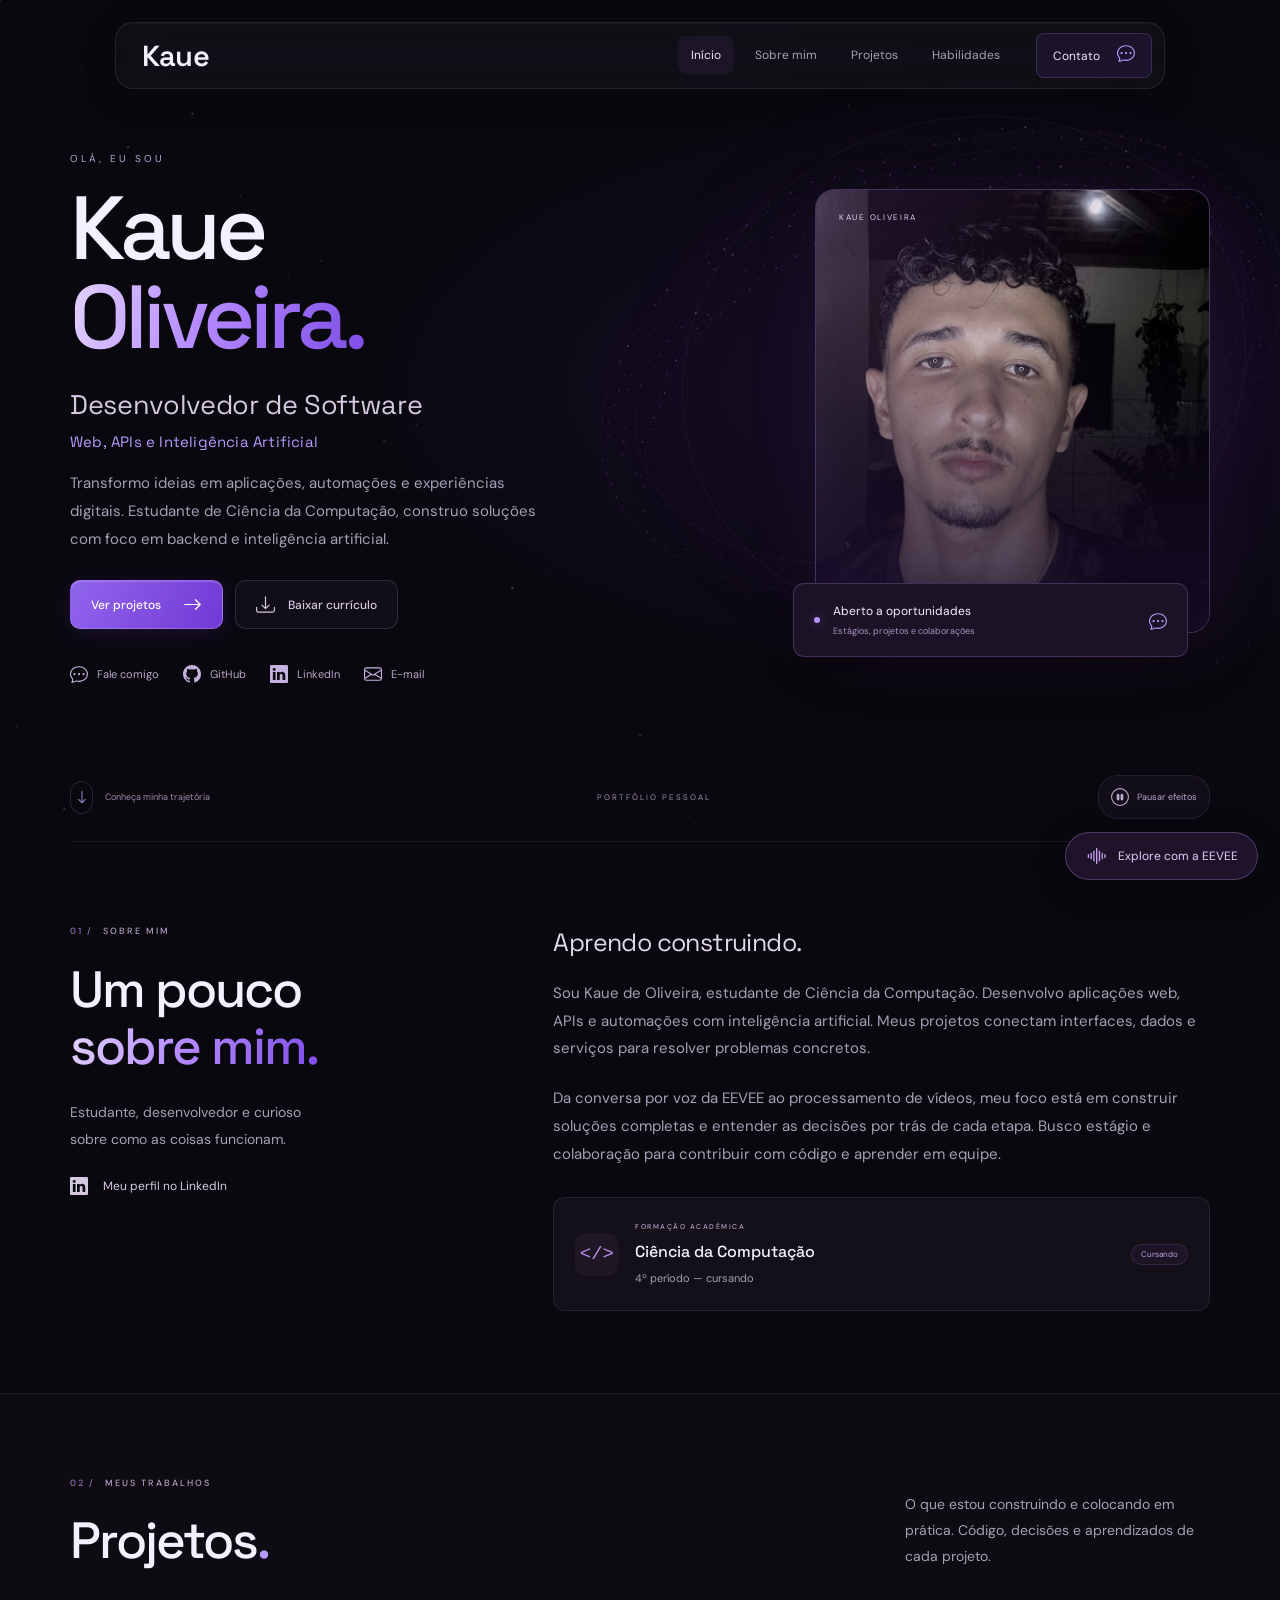
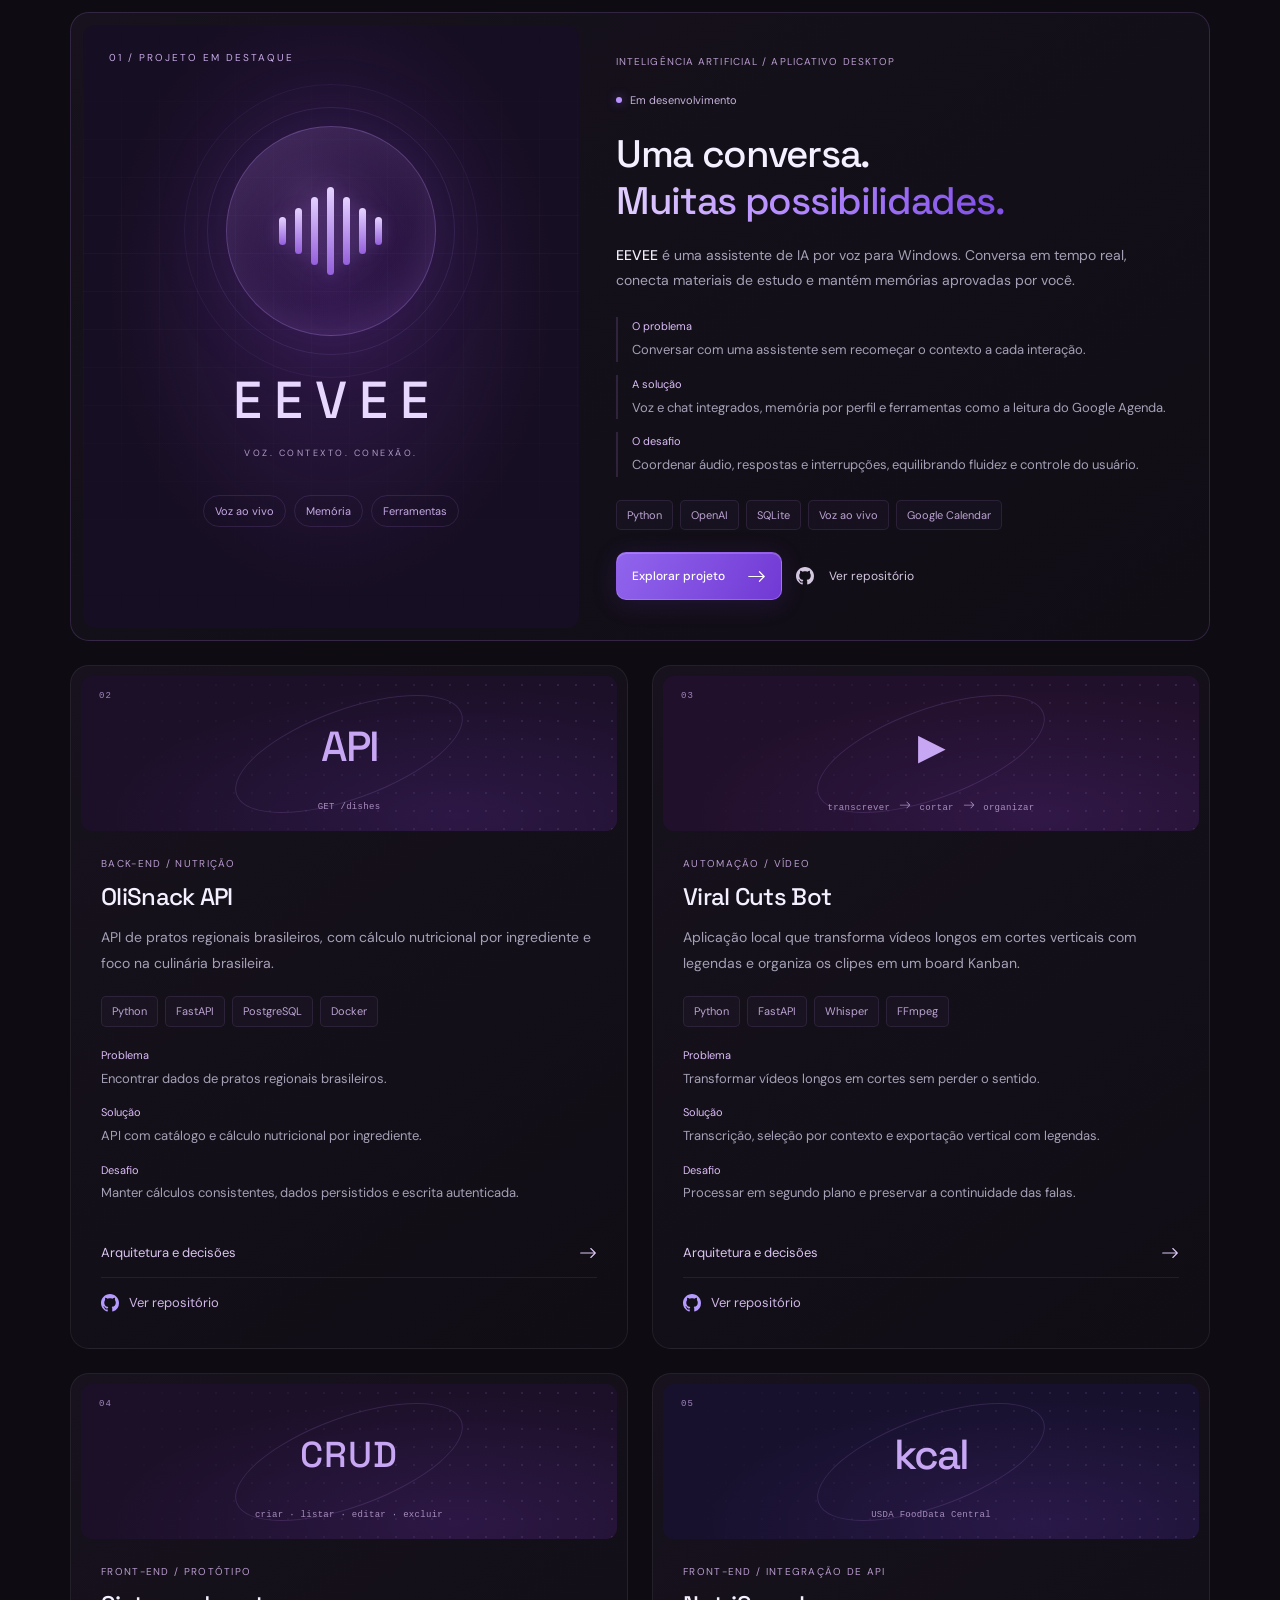
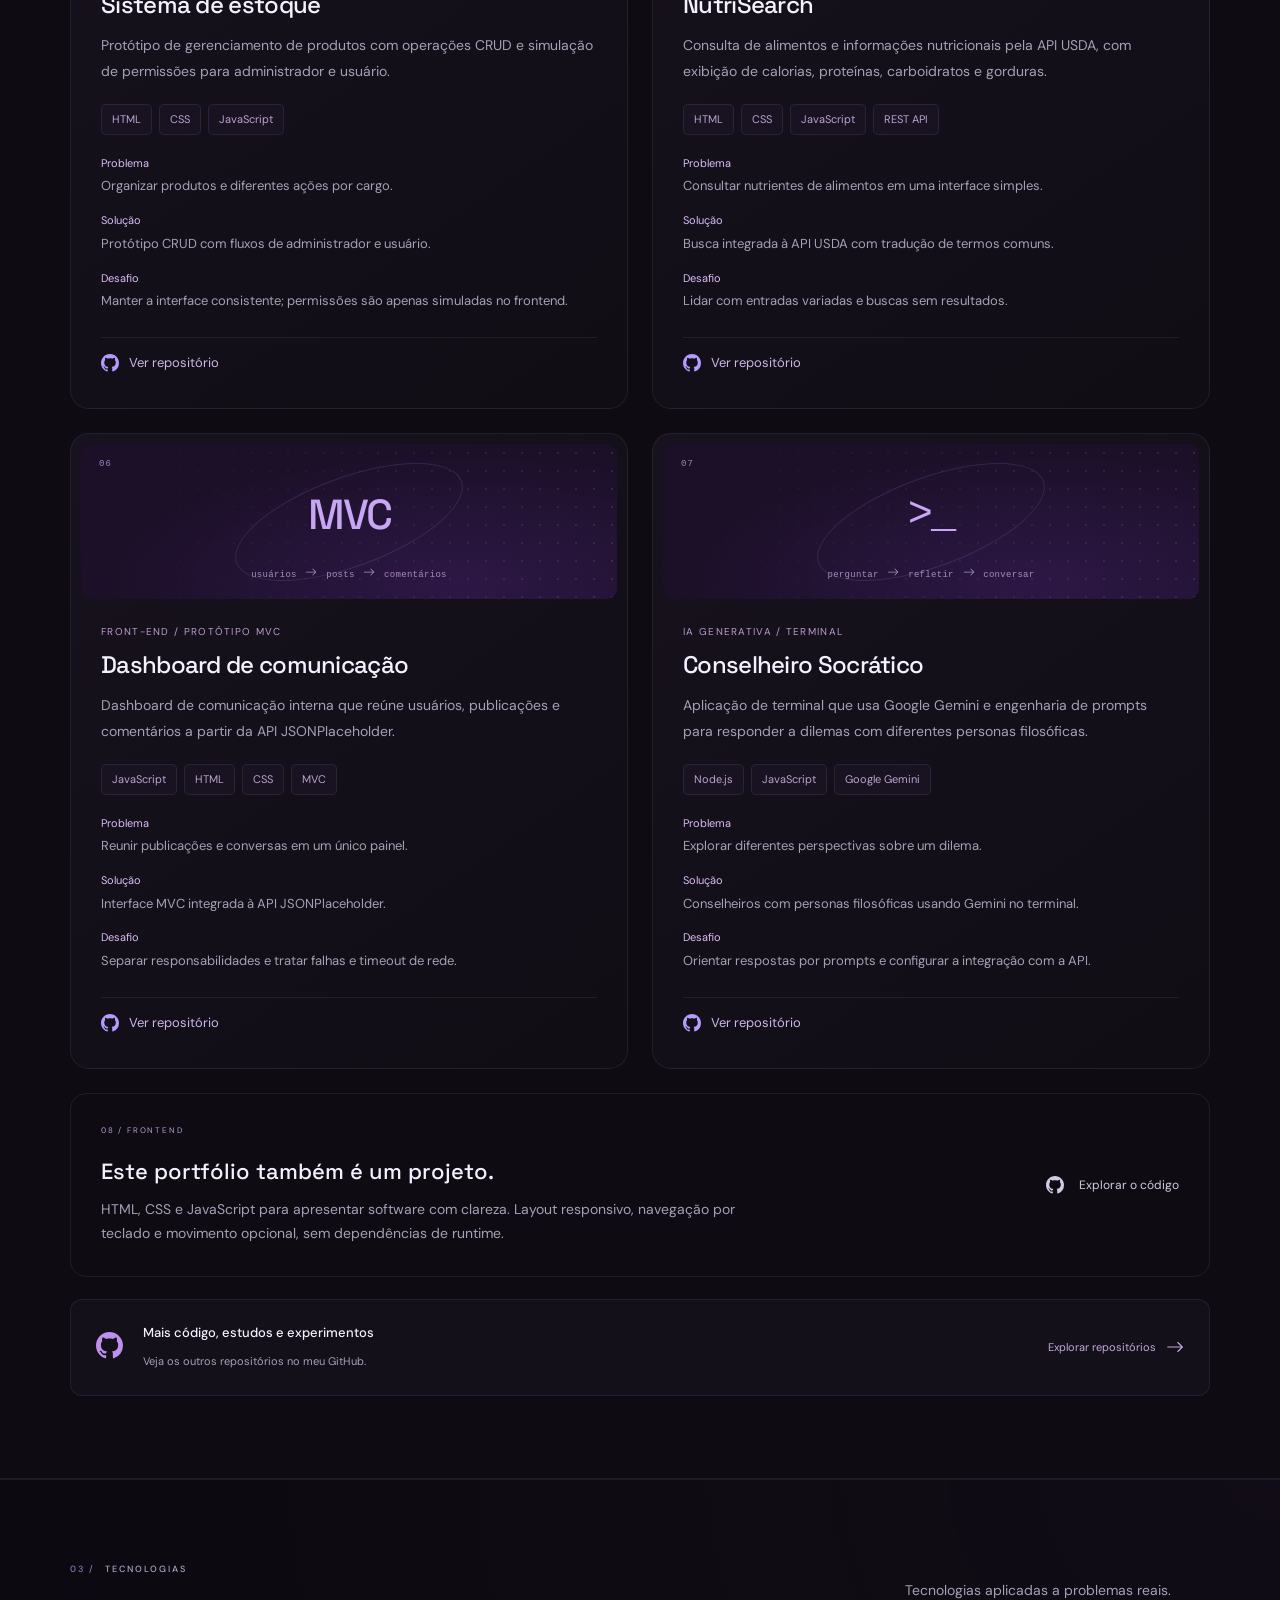
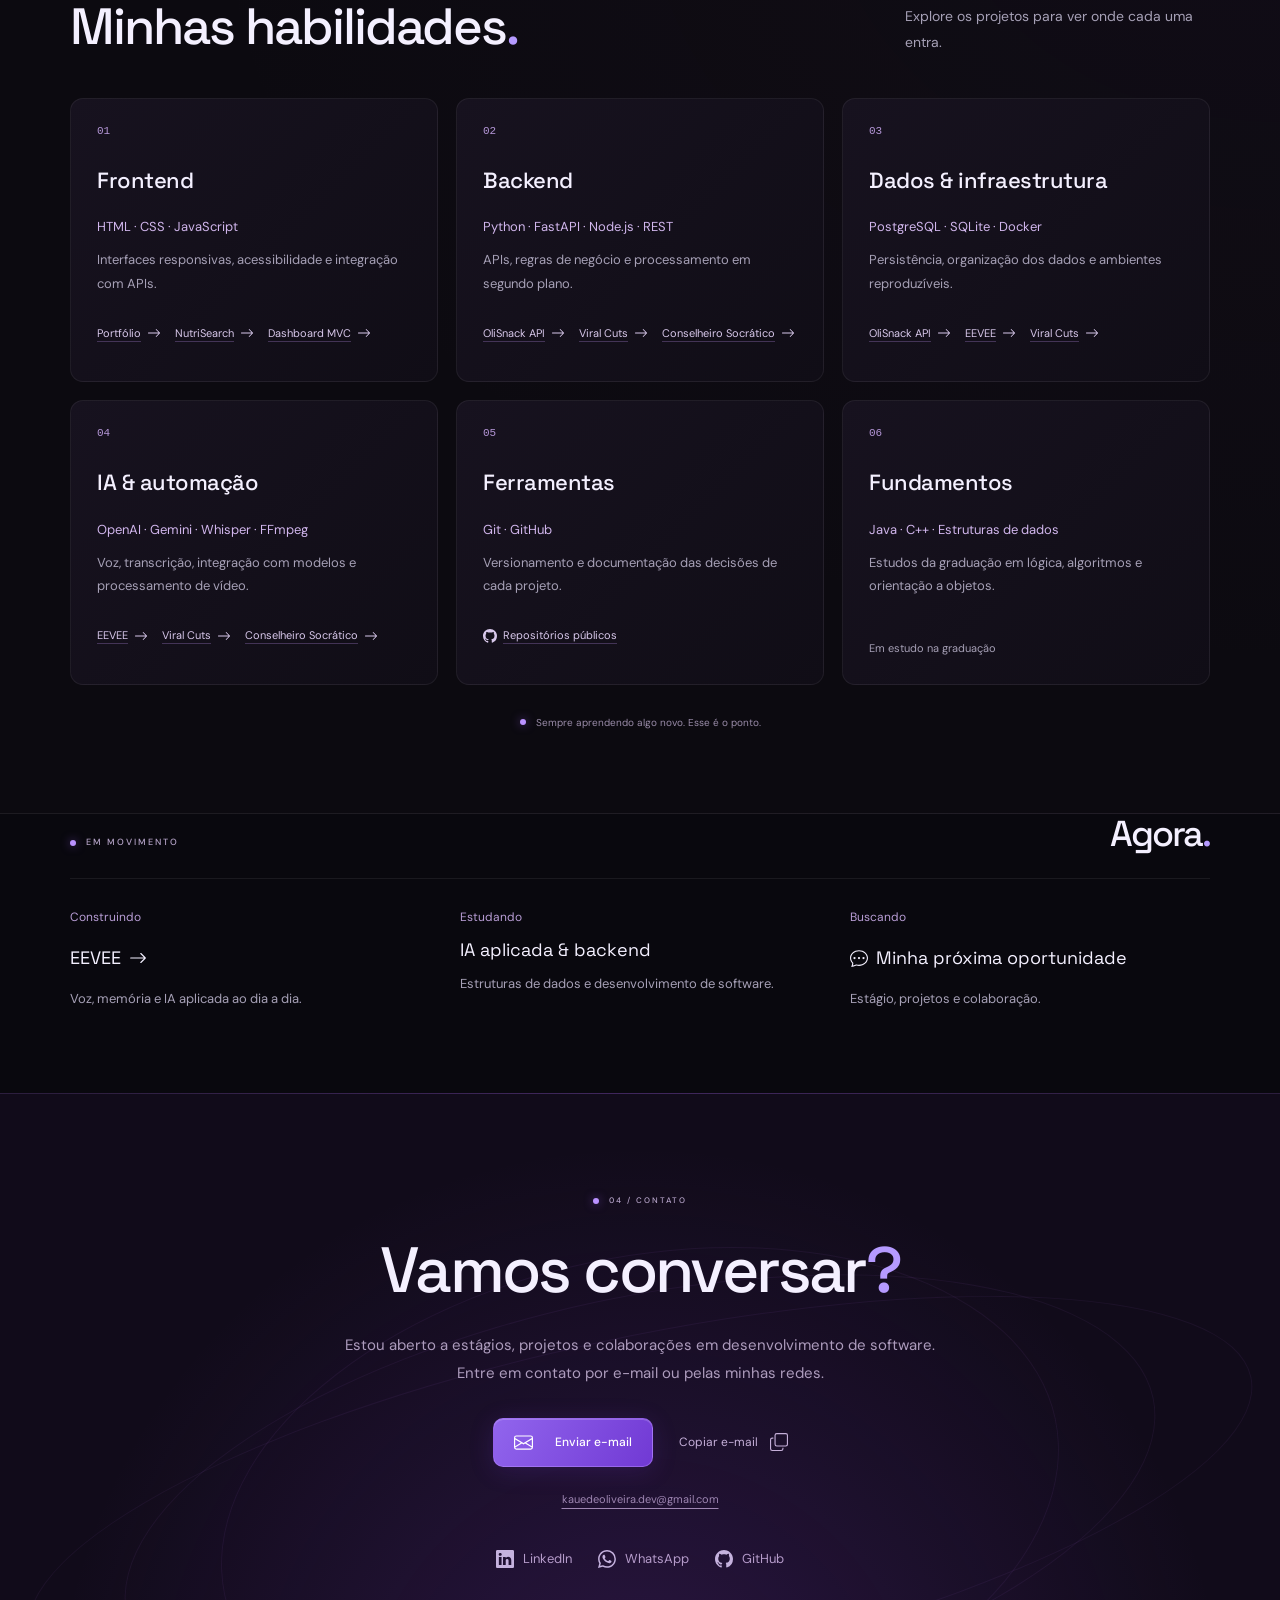
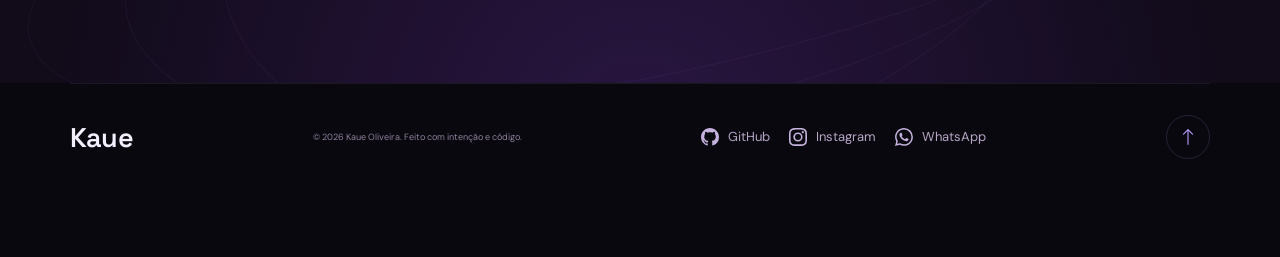
<file: index.html>
﻿<!DOCTYPE html>
<html lang="pt-BR">
<head>
  <meta charset="UTF-8">
  <meta name="viewport" content="width=device-width, initial-scale=1.0">
  <meta name="theme-color" content="#09080e">
  <meta name="description" content="Kaue Oliveira — Desenvolvedor de Software. Aplicações web, APIs, inteligência artificial e automação. Conheça os projetos e entre em contato.">
  <meta property="og:title" content="Kaue Oliveira — Portfólio | Desenvolvedor de Software">
  <meta property="og:description" content="Aplicações web, APIs e inteligência artificial. Conheça a EEVEE e os projetos de Kaue Oliveira, estudante de Ciência da Computação.">
  <meta property="og:type" content="website">
  <meta property="og:locale" content="pt_BR">
  <link rel="icon" href="assets/icons/favicon.svg" type="image/svg+xml">
  <link rel="preconnect" href="https://fonts.googleapis.com">
  <link rel="preconnect" href="https://fonts.gstatic.com" crossorigin>
  <link href="https://fonts.googleapis.com/css2?family=DM+Sans:wght@400;500;600;700&family=Manrope:wght@400;500;600;700;800&family=Space+Grotesk:wght@400;500;600;700&display=swap" rel="stylesheet">
  <link rel="stylesheet" href="assets/css/main.css">
  <link rel="stylesheet" href="assets/css/showcase.css">
  <script src="assets/js/main.js" defer></script>
  <script src="assets/js/effects.js" defer></script>
  <script src="assets/js/guide.js" defer></script>
  <title>Kaue Oliveira — Portfólio | Desenvolvedor de Software</title>
</head>
<body>
  <!-- Bootstrap Icons v1.13.1 (MIT). See assets/icons/LICENSE-bootstrap-icons.txt. -->
  <svg class="icon-sprite" xmlns="http://www.w3.org/2000/svg" width="0" height="0" aria-hidden="true" focusable="false">
    <symbol id="ui-arrow-down" viewBox="0 0 16 16"><path fill-rule="evenodd" d="M8 1a.5.5 0 0 1 .5.5v11.793l3.146-3.147a.5.5 0 0 1 .708.708l-4 4a.5.5 0 0 1-.708 0l-4-4a.5.5 0 0 1 .708-.708L7.5 13.293V1.5A.5.5 0 0 1 8 1"/></symbol>
    <symbol id="ui-arrow-left" viewBox="0 0 16 16"><path fill-rule="evenodd" d="M15 8a.5.5 0 0 0-.5-.5H2.707l3.147-3.146a.5.5 0 1 0-.708-.708l-4 4a.5.5 0 0 0 0 .708l4 4a.5.5 0 0 0 .708-.708L2.707 8.5H14.5A.5.5 0 0 0 15 8"/></symbol>
    <symbol id="ui-arrow-right" viewBox="0 0 16 16"><path fill-rule="evenodd" d="M1 8a.5.5 0 0 1 .5-.5h11.793l-3.147-3.146a.5.5 0 0 1 .708-.708l4 4a.5.5 0 0 1 0 .708l-4 4a.5.5 0 0 1-.708-.708L13.293 8.5H1.5A.5.5 0 0 1 1 8"/></symbol>
    <symbol id="ui-arrow-up-right" viewBox="0 0 16 16"><path fill-rule="evenodd" d="M14 2.5a.5.5 0 0 0-.5-.5h-6a.5.5 0 0 0 0 1h4.793L2.146 13.146a.5.5 0 0 0 .708.708L13 3.707V8.5a.5.5 0 0 0 1 0z"/></symbol>
    <symbol id="ui-arrow-up" viewBox="0 0 16 16"><path fill-rule="evenodd" d="M8 15a.5.5 0 0 0 .5-.5V2.707l3.146 3.147a.5.5 0 0 0 .708-.708l-4-4a.5.5 0 0 0-.708 0l-4 4a.5.5 0 1 0 .708.708L7.5 2.707V14.5a.5.5 0 0 0 .5.5"/></symbol>
    <symbol id="ui-chat-dots" viewBox="0 0 16 16"><path d="M5 8a1 1 0 1 1-2 0 1 1 0 0 1 2 0m4 0a1 1 0 1 1-2 0 1 1 0 0 1 2 0m3 1a1 1 0 1 0 0-2 1 1 0 0 0 0 2"/>
  <path d="m2.165 15.803.02-.004c1.83-.363 2.948-.842 3.468-1.105A9 9 0 0 0 8 15c4.418 0 8-3.134 8-7s-3.582-7-8-7-8 3.134-8 7c0 1.76.743 3.37 1.97 4.6a10.4 10.4 0 0 1-.524 2.318l-.003.011a11 11 0 0 1-.244.637c-.079.186.074.394.273.362a22 22 0 0 0 .693-.125m.8-3.108a1 1 0 0 0-.287-.801C1.618 10.83 1 9.468 1 8c0-3.192 3.004-6 7-6s7 2.808 7 6-3.004 6-7 6a8 8 0 0 1-2.088-.272 1 1 0 0 0-.711.074c-.387.196-1.24.57-2.634.893a11 11 0 0 0 .398-2"/></symbol>
    <symbol id="ui-copy" viewBox="0 0 16 16"><path fill-rule="evenodd" d="M4 2a2 2 0 0 1 2-2h8a2 2 0 0 1 2 2v8a2 2 0 0 1-2 2H6a2 2 0 0 1-2-2zm2-1a1 1 0 0 0-1 1v8a1 1 0 0 0 1 1h8a1 1 0 0 0 1-1V2a1 1 0 0 0-1-1zM2 5a1 1 0 0 0-1 1v8a1 1 0 0 0 1 1h8a1 1 0 0 0 1-1v-1h1v1a2 2 0 0 1-2 2H2a2 2 0 0 1-2-2V6a2 2 0 0 1 2-2h1v1z"/></symbol>
    <symbol id="ui-download" viewBox="0 0 16 16"><path d="M.5 9.9a.5.5 0 0 1 .5.5v2.5a1 1 0 0 0 1 1h12a1 1 0 0 0 1-1v-2.5a.5.5 0 0 1 1 0v2.5a2 2 0 0 1-2 2H2a2 2 0 0 1-2-2v-2.5a.5.5 0 0 1 .5-.5"/>
  <path d="M7.646 11.854a.5.5 0 0 0 .708 0l3-3a.5.5 0 0 0-.708-.708L8.5 10.293V1.5a.5.5 0 0 0-1 0v8.793L5.354 8.146a.5.5 0 1 0-.708.708z"/></symbol>
    <symbol id="ui-envelope" viewBox="0 0 16 16"><path d="M0 4a2 2 0 0 1 2-2h12a2 2 0 0 1 2 2v8a2 2 0 0 1-2 2H2a2 2 0 0 1-2-2zm2-1a1 1 0 0 0-1 1v.217l7 4.2 7-4.2V4a1 1 0 0 0-1-1zm13 2.383-4.708 2.825L15 11.105zm-.034 6.876-5.64-3.471L8 9.583l-1.326-.795-5.64 3.47A1 1 0 0 0 2 13h12a1 1 0 0 0 .966-.741M1 11.105l4.708-2.897L1 5.383z"/></symbol>
    <symbol id="ui-github" viewBox="0 0 16 16"><path d="M8 0C3.58 0 0 3.58 0 8c0 3.54 2.29 6.53 5.47 7.59.4.07.55-.17.55-.38 0-.19-.01-.82-.01-1.49-2.01.37-2.53-.49-2.69-.94-.09-.23-.48-.94-.82-1.13-.28-.15-.68-.52-.01-.53.63-.01 1.08.58 1.23.82.72 1.21 1.87.87 2.33.66.07-.52.28-.87.51-1.07-1.78-.2-3.64-.89-3.64-3.95 0-.87.31-1.59.82-2.15-.08-.2-.36-1.02.08-2.12 0 0 .67-.21 2.2.82.64-.18 1.32-.27 2-.27s1.36.09 2 .27c1.53-1.04 2.2-.82 2.2-.82.44 1.1.16 1.92.08 2.12.51.56.82 1.27.82 2.15 0 3.07-1.87 3.75-3.65 3.95.29.25.54.73.54 1.48 0 1.07-.01 1.93-.01 2.2 0 .21.15.46.55.38A8.01 8.01 0 0 0 16 8c0-4.42-3.58-8-8-8"/></symbol>
    <symbol id="ui-instagram" viewBox="0 0 16 16"><path d="M8 0C5.829 0 5.556.01 4.703.048 3.85.088 3.269.222 2.76.42a3.9 3.9 0 0 0-1.417.923A3.9 3.9 0 0 0 .42 2.76C.222 3.268.087 3.85.048 4.7.01 5.555 0 5.827 0 8.001c0 2.172.01 2.444.048 3.297.04.852.174 1.433.372 1.942.205.526.478.972.923 1.417.444.445.89.719 1.416.923.51.198 1.09.333 1.942.372C5.555 15.99 5.827 16 8 16s2.444-.01 3.298-.048c.851-.04 1.434-.174 1.943-.372a3.9 3.9 0 0 0 1.416-.923c.445-.445.718-.891.923-1.417.197-.509.332-1.09.372-1.942C15.99 10.445 16 10.173 16 8s-.01-2.445-.048-3.299c-.04-.851-.175-1.433-.372-1.941a3.9 3.9 0 0 0-.923-1.417A3.9 3.9 0 0 0 13.24.42c-.51-.198-1.092-.333-1.943-.372C10.443.01 10.172 0 7.998 0zm-.717 1.442h.718c2.136 0 2.389.007 3.232.046.78.035 1.204.166 1.486.275.373.145.64.319.92.599s.453.546.598.92c.11.281.24.705.275 1.485.039.843.047 1.096.047 3.231s-.008 2.389-.047 3.232c-.035.78-.166 1.203-.275 1.485a2.5 2.5 0 0 1-.599.919c-.28.28-.546.453-.92.598-.28.11-.704.24-1.485.276-.843.038-1.096.047-3.232.047s-2.39-.009-3.233-.047c-.78-.036-1.203-.166-1.485-.276a2.5 2.5 0 0 1-.92-.598 2.5 2.5 0 0 1-.6-.92c-.109-.281-.24-.705-.275-1.485-.038-.843-.046-1.096-.046-3.233s.008-2.388.046-3.231c.036-.78.166-1.204.276-1.486.145-.373.319-.64.599-.92s.546-.453.92-.598c.282-.11.705-.24 1.485-.276.738-.034 1.024-.044 2.515-.045zm4.988 1.328a.96.96 0 1 0 0 1.92.96.96 0 0 0 0-1.92m-4.27 1.122a4.109 4.109 0 1 0 0 8.217 4.109 4.109 0 0 0 0-8.217m0 1.441a2.667 2.667 0 1 1 0 5.334 2.667 2.667 0 0 1 0-5.334"/></symbol>
    <symbol id="ui-linkedin" viewBox="0 0 16 16"><path d="M0 1.146C0 .513.526 0 1.175 0h13.65C15.474 0 16 .513 16 1.146v13.708c0 .633-.526 1.146-1.175 1.146H1.175C.526 16 0 15.487 0 14.854zm4.943 12.248V6.169H2.542v7.225zm-1.2-8.212c.837 0 1.358-.554 1.358-1.248-.015-.709-.52-1.248-1.342-1.248S2.4 3.226 2.4 3.934c0 .694.521 1.248 1.327 1.248zm4.908 8.212V9.359c0-.216.016-.432.08-.586.173-.431.568-.878 1.232-.878.869 0 1.216.662 1.216 1.634v3.865h2.401V9.25c0-2.22-1.184-3.252-2.764-3.252-1.274 0-1.845.7-2.165 1.193v.025h-.016l.016-.025V6.169h-2.4c.03.678 0 7.225 0 7.225z"/></symbol>
    <symbol id="ui-pause-circle" viewBox="0 0 16 16"><path d="M8 15A7 7 0 1 1 8 1a7 7 0 0 1 0 14m0 1A8 8 0 1 0 8 0a8 8 0 0 0 0 16"/>
  <path d="M5 6.25a1.25 1.25 0 1 1 2.5 0v3.5a1.25 1.25 0 1 1-2.5 0zm3.5 0a1.25 1.25 0 1 1 2.5 0v3.5a1.25 1.25 0 1 1-2.5 0z"/></symbol>
    <symbol id="ui-soundwave" viewBox="0 0 16 16"><path fill-rule="evenodd" d="M8.5 2a.5.5 0 0 1 .5.5v11a.5.5 0 0 1-1 0v-11a.5.5 0 0 1 .5-.5m-2 2a.5.5 0 0 1 .5.5v7a.5.5 0 0 1-1 0v-7a.5.5 0 0 1 .5-.5m4 0a.5.5 0 0 1 .5.5v7a.5.5 0 0 1-1 0v-7a.5.5 0 0 1 .5-.5m-6 1.5A.5.5 0 0 1 5 6v4a.5.5 0 0 1-1 0V6a.5.5 0 0 1 .5-.5m8 0a.5.5 0 0 1 .5.5v4a.5.5 0 0 1-1 0V6a.5.5 0 0 1 .5-.5m-10 1A.5.5 0 0 1 3 7v2a.5.5 0 0 1-1 0V7a.5.5 0 0 1 .5-.5m12 0a.5.5 0 0 1 .5.5v2a.5.5 0 0 1-1 0V7a.5.5 0 0 1 .5-.5"/></symbol>
    <symbol id="ui-whatsapp" viewBox="0 0 16 16"><path d="M13.601 2.326A7.85 7.85 0 0 0 7.994 0C3.627 0 .068 3.558.064 7.926c0 1.399.366 2.76 1.057 3.965L0 16l4.204-1.102a7.9 7.9 0 0 0 3.79.965h.004c4.368 0 7.926-3.558 7.93-7.93A7.9 7.9 0 0 0 13.6 2.326zM7.994 14.521a6.6 6.6 0 0 1-3.356-.92l-.24-.144-2.494.654.666-2.433-.156-.251a6.56 6.56 0 0 1-1.007-3.505c0-3.626 2.957-6.584 6.591-6.584a6.56 6.56 0 0 1 4.66 1.931 6.56 6.56 0 0 1 1.928 4.66c-.004 3.639-2.961 6.592-6.592 6.592m3.615-4.934c-.197-.099-1.17-.578-1.353-.646-.182-.065-.315-.099-.445.099-.133.197-.513.646-.627.775-.114.133-.232.148-.43.05-.197-.1-.836-.308-1.592-.985-.59-.525-.985-1.175-1.103-1.372-.114-.198-.011-.304.088-.403.087-.088.197-.232.296-.346.1-.114.133-.198.198-.33.065-.134.034-.248-.015-.347-.05-.099-.445-1.076-.612-1.47-.16-.389-.323-.335-.445-.34-.114-.007-.247-.007-.38-.007a.73.73 0 0 0-.529.247c-.182.198-.691.677-.691 1.654s.71 1.916.81 2.049c.098.133 1.394 2.132 3.383 2.992.47.205.84.326 1.129.418.475.152.904.129 1.246.08.38-.058 1.171-.48 1.338-.943.164-.464.164-.86.114-.943-.049-.084-.182-.133-.38-.232"/></symbol>
    <symbol id="ui-x-lg" viewBox="0 0 16 16"><path d="M2.146 2.854a.5.5 0 1 1 .708-.708L8 7.293l5.146-5.147a.5.5 0 0 1 .708.708L8.707 8l5.147 5.146a.5.5 0 0 1-.708.708L8 8.707l-5.146 5.147a.5.5 0 0 1-.708-.708L7.293 8z"/></symbol>
  </svg>

  <a class="skip-link" href="#main">Pular para o conteúdo</a>
  <header class="site-header">
    <div class="container header-inner">
      <a href="#home" class="logo" aria-label="Kaue Oliveira, início">Kaue</a>
      <button class="menu-toggle" type="button" aria-expanded="false" aria-controls="navigation" hidden><span class="menu-label">Menu</span><span class="menu-bars" aria-hidden="true"></span></button>
      <nav id="navigation" aria-label="Navegação principal">
        <a href="#home" aria-current="location">Início</a><a href="#about">Sobre mim</a><a href="#projects">Projetos</a><a href="#skills">Habilidades</a><a href="#contact" class="nav-contact">Contato <span aria-hidden="true"><svg class="icon icon-chat-dots" width="18" height="18" viewBox="0 0 16 16" aria-hidden="true" focusable="false"><use href="#ui-chat-dots"></use></svg></span></a>
      </nav>
    </div>
    <div class="scroll-progress" aria-hidden="true"></div>
  </header>
  <main id="main">
    <section class="hero" id="home" aria-labelledby="hero-title">
      <div class="hero-aura" aria-hidden="true"></div>
      <canvas id="hero-canvas" aria-hidden="true"></canvas>
      <div class="hero-content container">
        <div class="hero-copy">
          <p class="intro hero-enter">OLÁ, EU SOU</p>
          <h1 id="hero-title" class="hero-enter">Kaue<br><span class="gradient-text">Oliveira.</span></h1>
          <p class="hero-role hero-enter">Desenvolvedor de Software<span class="hero-specialties">Web, APIs e Inteligência Artificial</span></p>
          <p class="hero-description hero-enter">Transformo ideias em aplicações, automações e experiências digitais. Estudante de Ciência da Computação, construo soluções com foco em backend e inteligência artificial.</p>
          <div class="hero-actions hero-enter">
            <a class="button button-primary" data-magnetic href="#projects">Ver projetos <svg class="icon icon-arrow-right" width="18" height="18" viewBox="0 0 16 16" aria-hidden="true" focusable="false"><use href="#ui-arrow-right"></use></svg></a>
            <a class="button button-secondary" href="assets/docs/kaue-oliveira-curriculo.pdf" download><svg class="icon icon-download" width="18" height="18" viewBox="0 0 16 16" aria-hidden="true" focusable="false"><use href="#ui-download"></use></svg> Baixar currículo</a>
          </div>
          <div class="hero-socials hero-enter"><a href="#contact"><svg class="icon icon-chat-dots" width="18" height="18" viewBox="0 0 16 16" aria-hidden="true" focusable="false"><use href="#ui-chat-dots"></use></svg> Fale comigo</a><a href="https://github.com/KaueSun" target="_blank" rel="noopener noreferrer"><svg class="icon icon-github" width="18" height="18" viewBox="0 0 16 16" aria-hidden="true" focusable="false"><use href="#ui-github"></use></svg> GitHub</a><a href="https://www.linkedin.com/in/kaue-oliveira-20b35b358" target="_blank" rel="noopener noreferrer"><svg class="icon icon-linkedin" width="18" height="18" viewBox="0 0 16 16" aria-hidden="true" focusable="false"><use href="#ui-linkedin"></use></svg> LinkedIn</a><a href="mailto:kauedeoliveira.dev@gmail.com"><svg class="icon icon-envelope" width="18" height="18" viewBox="0 0 16 16" aria-hidden="true" focusable="false"><use href="#ui-envelope"></use></svg> E-mail</a></div>
        </div>
        <div class="hero-profile hero-enter">
          <div class="portrait-composition">
            <div class="portrait-frame" data-tilt>
              <img src="assets/images/profile.jpg" alt="Foto de perfil de Kaue Oliveira" width="900" height="1600" fetchpriority="high">
              <div class="portrait-shade"></div>
              <div class="portrait-top"><span>KAUE OLIVEIRA</span></div>
            </div>
            <a class="profile-availability" href="#contact"><span class="status-dot" aria-hidden="true"></span><span>Aberto a oportunidades<small>Estágios, projetos e colaborações</small></span><span aria-hidden="true"><svg class="icon icon-chat-dots" width="18" height="18" viewBox="0 0 16 16" aria-hidden="true" focusable="false"><use href="#ui-chat-dots"></use></svg></span></a>
          </div>
        </div>
      </div>
      <div class="hero-bottom container"><a href="#about"><span class="scroll-indicator" aria-hidden="true"><svg class="icon icon-arrow-down" width="18" height="18" viewBox="0 0 16 16" aria-hidden="true" focusable="false"><use href="#ui-arrow-down"></use></svg></span> Conheça minha trajetória</a><span class="hero-index">PORTFÓLIO PESSOAL</span><button id="effects-toggle" class="effects-toggle" type="button" aria-pressed="false" hidden><span class="effects-icon" aria-hidden="true"><svg class="icon icon-pause-circle" width="18" height="18" viewBox="0 0 16 16" aria-hidden="true" focusable="false"><use href="#ui-pause-circle"></use></svg></span><span class="effects-label">Pausar efeitos</span></button></div>
    </section>
    <section class="section container about-grid" id="about" aria-labelledby="about-title">
      <div class="about-intro reveal">
        <p class="eyebrow"><span class="section-number">01 /</span> SOBRE MIM</p>
        <h2 id="about-title">Um pouco<br><span class="gradient-text">sobre mim.</span></h2>
        <p class="about-summary">Estudante, desenvolvedor e curioso sobre como as coisas funcionam.</p>
        <a class="text-link" href="https://www.linkedin.com/in/kaue-oliveira-20b35b358" target="_blank" rel="noopener noreferrer"><svg class="icon icon-linkedin" width="18" height="18" viewBox="0 0 16 16" aria-hidden="true" focusable="false"><use href="#ui-linkedin"></use></svg> Meu perfil no LinkedIn</a>
      </div>
      <div class="about-content reveal">
        <p class="about-lead">Aprendo construindo.</p>
        <p>Sou Kaue de Oliveira, estudante de Ciência da Computação. Desenvolvo aplicações web, APIs e automações com inteligência artificial. Meus projetos conectam interfaces, dados e serviços para resolver problemas concretos.</p>
        <p>Da conversa por voz da EEVEE ao processamento de vídeos, meu foco está em construir soluções completas e entender as decisões por trás de cada etapa. Busco estágio e colaboração para contribuir com código e aprender em equipe.</p>
        <div class="education-card"><span class="education-icon" aria-hidden="true">&lt;/&gt;</span><div><p class="eyebrow">FORMAÇÃO ACADÊMICA</p><h3>Ciência da Computação</h3><p>4º período — cursando</p></div><span class="education-status">Cursando</span></div>
      </div>
    </section>
    <section class="projects-section" id="projects" aria-labelledby="projects-title"><div class="section container">
      <div class="section-heading reveal"><div><p class="eyebrow"><span class="section-number">02 /</span> MEUS TRABALHOS</p><h2 id="projects-title">Projetos<span class="accent">.</span></h2></div><p class="section-description">O que estou construindo e colocando em prática. Código, decisões e aprendizados de cada projeto.</p></div>
      <article class="project-card featured-project eevee-feature reveal" data-spotlight aria-labelledby="eevee-title">
        <div class="eevee-art" aria-hidden="true">
          <span class="eevee-art-label">01 / PROJETO EM DESTAQUE</span>
          <div class="eevee-orb"><div class="voice-bars"><i></i><i></i><i></i><i></i><i></i><i></i><i></i></div></div>
          <span class="eevee-wordmark">EEVEE<span>VOZ. CONTEXTO. CONEXÃO.</span></span>
          <div class="eevee-capabilities"><span>Voz ao vivo</span><span>Memória</span><span>Ferramentas</span></div>
        </div>
        <div class="project-info eevee-info">
          <p class="project-type">INTELIGÊNCIA ARTIFICIAL / APLICATIVO DESKTOP</p>
          <span class="development-status"><span class="status-dot" aria-hidden="true"></span> Em desenvolvimento</span>
          <h3 id="eevee-title">Uma conversa.<br><span class="gradient-text">Muitas possibilidades.</span></h3>
          <p class="eevee-description"><strong>EEVEE</strong> é uma assistente de IA por voz para Windows. Conversa em tempo real, conecta materiais de estudo e mantém memórias aprovadas por você.</p>
          <dl class="project-story">
            <div><dt>O problema</dt><dd>Conversar com uma assistente sem recomeçar o contexto a cada interação.</dd></div>
            <div><dt>A solução</dt><dd>Voz e chat integrados, memória por perfil e ferramentas como a leitura do Google Agenda.</dd></div>
            <div><dt>O desafio</dt><dd>Coordenar áudio, respostas e interrupções, equilibrando fluidez e controle do usuário.</dd></div>
          </dl>
          <div class="tags" aria-label="Tecnologias da EEVEE"><span>Python</span><span>OpenAI</span><span>SQLite</span><span>Voz ao vivo</span><span>Google Calendar</span></div>
          <div class="project-actions"><a class="button button-primary" href="projects/eevee/">Explorar projeto <svg class="icon icon-arrow-right" width="18" height="18" viewBox="0 0 16 16" aria-hidden="true" focusable="false"><use href="#ui-arrow-right"></use></svg></a><a class="text-link" href="https://github.com/KaueSun/Eevee-assistant" target="_blank" rel="noopener noreferrer"><svg class="icon icon-github" width="18" height="18" viewBox="0 0 16 16" aria-hidden="true" focusable="false"><use href="#ui-github"></use></svg> Ver repositório</a></div>
        </div>
      </article>
      <div class="github-projects">
        <article class="project-card repository-project reveal" data-spotlight aria-labelledby="olisnack-title">
          <div class="project-art art-olisnack" aria-hidden="true"><span class="art-number">02</span><span class="art-mark">API</span><span class="art-caption">GET /dishes</span><span class="art-orbit"></span></div>
          <div class="repository-body">
            <p class="project-type">BACK-END / NUTRIÇÃO</p>
            <h3 id="olisnack-title">OliSnack API</h3>
            <p class="repository-description">API de pratos regionais brasileiros, com cálculo nutricional por ingrediente e foco na culinária brasileira.</p>
            <div class="tags" aria-label="Tecnologias do projeto"><span>Python</span><span>FastAPI</span><span>PostgreSQL</span><span>Docker</span></div>
            <dl class="project-story compact-story"><div><dt>Problema</dt><dd>Encontrar dados de pratos regionais brasileiros.</dd></div><div><dt>Solução</dt><dd>API com catálogo e cálculo nutricional por ingrediente.</dd></div><div><dt>Desafio</dt><dd>Manter cálculos consistentes, dados persistidos e escrita autenticada.</dd></div></dl>
            <a class="case-link" href="projects/olisnack/">Arquitetura e decisões <svg class="icon icon-arrow-right" width="18" height="18" viewBox="0 0 16 16" aria-hidden="true" focusable="false"><use href="#ui-arrow-right"></use></svg></a>
            <a class="repository-action" href="https://github.com/KaueSun/OliSnack-API" target="_blank" rel="noopener noreferrer" aria-label="Ver OliSnack API no GitHub"><svg class="icon icon-github" width="18" height="18" viewBox="0 0 16 16" aria-hidden="true" focusable="false"><use href="#ui-github"></use></svg> Ver repositório</a>
          </div>
        </article>
        <article class="project-card repository-project reveal" data-spotlight aria-labelledby="viral-bot-title">
          <div class="project-art art-viral-bot" aria-hidden="true"><span class="art-number">03</span><span class="art-mark">▶</span><span class="art-caption">transcrever <svg class="icon icon-arrow-right" width="18" height="18" viewBox="0 0 16 16" aria-hidden="true" focusable="false"><use href="#ui-arrow-right"></use></svg> cortar <svg class="icon icon-arrow-right" width="18" height="18" viewBox="0 0 16 16" aria-hidden="true" focusable="false"><use href="#ui-arrow-right"></use></svg> organizar</span><span class="art-orbit"></span></div>
          <div class="repository-body">
            <p class="project-type">AUTOMAÇÃO / VÍDEO</p>
            <h3 id="viral-bot-title">Viral Cuts Bot</h3>
            <p class="repository-description">Aplicação local que transforma vídeos longos em cortes verticais com legendas e organiza os clipes em um board Kanban.</p>
            <div class="tags" aria-label="Tecnologias do projeto"><span>Python</span><span>FastAPI</span><span>Whisper</span><span>FFmpeg</span></div>
            <dl class="project-story compact-story"><div><dt>Problema</dt><dd>Transformar vídeos longos em cortes sem perder o sentido.</dd></div><div><dt>Solução</dt><dd>Transcrição, seleção por contexto e exportação vertical com legendas.</dd></div><div><dt>Desafio</dt><dd>Processar em segundo plano e preservar a continuidade das falas.</dd></div></dl>
            <a class="case-link" href="projects/viral-cuts/">Arquitetura e decisões <svg class="icon icon-arrow-right" width="18" height="18" viewBox="0 0 16 16" aria-hidden="true" focusable="false"><use href="#ui-arrow-right"></use></svg></a>
            <a class="repository-action" href="https://github.com/KaueSun/Viral-bot" target="_blank" rel="noopener noreferrer" aria-label="Ver Viral Cuts Bot no GitHub"><svg class="icon icon-github" width="18" height="18" viewBox="0 0 16 16" aria-hidden="true" focusable="false"><use href="#ui-github"></use></svg> Ver repositório</a>
          </div>
        </article>
        <article class="project-card repository-project reveal" data-spotlight aria-labelledby="estoque-title">
          <div class="project-art art-estoque" aria-hidden="true"><span class="art-number">04</span><span class="art-mark">CRUD</span><span class="art-caption">criar · listar · editar · excluir</span><span class="art-orbit"></span></div>
          <div class="repository-body">
            <p class="project-type">FRONT-END / PROTÓTIPO</p>
            <h3 id="estoque-title">Sistema de estoque</h3>
            <p class="repository-description">Protótipo de gerenciamento de produtos com operações CRUD e simulação de permissões para administrador e usuário.</p>
            <div class="tags" aria-label="Tecnologias do projeto"><span>HTML</span><span>CSS</span><span>JavaScript</span></div>
            <dl class="project-story compact-story"><div><dt>Problema</dt><dd>Organizar produtos e diferentes ações por cargo.</dd></div><div><dt>Solução</dt><dd>Protótipo CRUD com fluxos de administrador e usuário.</dd></div><div><dt>Desafio</dt><dd>Manter a interface consistente; permissões são apenas simuladas no frontend.</dd></div></dl>
            <a class="repository-action" href="https://github.com/KaueSun/sistema-de-estoque" target="_blank" rel="noopener noreferrer" aria-label="Ver Sistema de estoque no GitHub"><svg class="icon icon-github" width="18" height="18" viewBox="0 0 16 16" aria-hidden="true" focusable="false"><use href="#ui-github"></use></svg> Ver repositório</a>
          </div>
        </article>
        <article class="project-card repository-project reveal" data-spotlight aria-labelledby="nutrisearch-title">
          <div class="project-art art-nutrisearch" aria-hidden="true"><span class="art-number">05</span><span class="art-mark">kcal</span><span class="art-caption">USDA FoodData Central</span><span class="art-orbit"></span></div>
          <div class="repository-body">
            <p class="project-type">FRONT-END / INTEGRAÇÃO DE API</p>
            <h3 id="nutrisearch-title">NutriSearch</h3>
            <p class="repository-description">Consulta de alimentos e informações nutricionais pela API USDA, com exibição de calorias, proteínas, carboidratos e gorduras.</p>
            <div class="tags" aria-label="Tecnologias do projeto"><span>HTML</span><span>CSS</span><span>JavaScript</span><span>REST API</span></div>
            <dl class="project-story compact-story"><div><dt>Problema</dt><dd>Consultar nutrientes de alimentos em uma interface simples.</dd></div><div><dt>Solução</dt><dd>Busca integrada à API USDA com tradução de termos comuns.</dd></div><div><dt>Desafio</dt><dd>Lidar com entradas variadas e buscas sem resultados.</dd></div></dl>
            <a class="repository-action" href="https://github.com/KaueSun/Sistema-de-Consulta-de-Calorias" target="_blank" rel="noopener noreferrer" aria-label="Ver NutriSearch no GitHub"><svg class="icon icon-github" width="18" height="18" viewBox="0 0 16 16" aria-hidden="true" focusable="false"><use href="#ui-github"></use></svg> Ver repositório</a>
          </div>
        </article>
        <article class="project-card repository-project reveal" data-spotlight aria-labelledby="dashboard-title">
          <div class="project-art art-dashboard" aria-hidden="true"><span class="art-number">06</span><span class="art-mark">MVC</span><span class="art-caption">usuários <svg class="icon icon-arrow-right" width="18" height="18" viewBox="0 0 16 16" aria-hidden="true" focusable="false"><use href="#ui-arrow-right"></use></svg> posts <svg class="icon icon-arrow-right" width="18" height="18" viewBox="0 0 16 16" aria-hidden="true" focusable="false"><use href="#ui-arrow-right"></use></svg> comentários</span><span class="art-orbit"></span></div>
          <div class="repository-body">
            <p class="project-type">FRONT-END / PROTÓTIPO MVC</p>
            <h3 id="dashboard-title">Dashboard de comunicação</h3>
            <p class="repository-description">Dashboard de comunicação interna que reúne usuários, publicações e comentários a partir da API JSONPlaceholder.</p>
            <div class="tags" aria-label="Tecnologias do projeto"><span>JavaScript</span><span>HTML</span><span>CSS</span><span>MVC</span></div>
            <dl class="project-story compact-story"><div><dt>Problema</dt><dd>Reunir publicações e conversas em um único painel.</dd></div><div><dt>Solução</dt><dd>Interface MVC integrada à API JSONPlaceholder.</dd></div><div><dt>Desafio</dt><dd>Separar responsabilidades e tratar falhas e timeout de rede.</dd></div></dl>
            <a class="repository-action" href="https://github.com/KaueSun/dashboard-comunicacao-interna" target="_blank" rel="noopener noreferrer" aria-label="Ver Dashboard de comunicação no GitHub"><svg class="icon icon-github" width="18" height="18" viewBox="0 0 16 16" aria-hidden="true" focusable="false"><use href="#ui-github"></use></svg> Ver repositório</a>
          </div>
        </article>
        <article class="project-card repository-project reveal" data-spotlight aria-labelledby="socratico-title">
          <div class="project-art art-socratico" aria-hidden="true"><span class="art-number">07</span><span class="art-mark">&gt;_</span><span class="art-caption">perguntar <svg class="icon icon-arrow-right" width="18" height="18" viewBox="0 0 16 16" aria-hidden="true" focusable="false"><use href="#ui-arrow-right"></use></svg> refletir <svg class="icon icon-arrow-right" width="18" height="18" viewBox="0 0 16 16" aria-hidden="true" focusable="false"><use href="#ui-arrow-right"></use></svg> conversar</span><span class="art-orbit"></span></div>
          <div class="repository-body">
            <p class="project-type">IA GENERATIVA / TERMINAL</p>
            <h3 id="socratico-title">Conselheiro Socrático</h3>
            <p class="repository-description">Aplicação de terminal que usa Google Gemini e engenharia de prompts para responder a dilemas com diferentes personas filosóficas.</p>
            <div class="tags" aria-label="Tecnologias do projeto"><span>Node.js</span><span>JavaScript</span><span>Google Gemini</span></div>
            <dl class="project-story compact-story"><div><dt>Problema</dt><dd>Explorar diferentes perspectivas sobre um dilema.</dd></div><div><dt>Solução</dt><dd>Conselheiros com personas filosóficas usando Gemini no terminal.</dd></div><div><dt>Desafio</dt><dd>Orientar respostas por prompts e configurar a integração com a API.</dd></div></dl>
            <a class="repository-action" href="https://github.com/KaueSun/Api-gemini" target="_blank" rel="noopener noreferrer" aria-label="Ver Conselheiro Socrático no GitHub"><svg class="icon icon-github" width="18" height="18" viewBox="0 0 16 16" aria-hidden="true" focusable="false"><use href="#ui-github"></use></svg> Ver repositório</a>
          </div>
        </article>
      </div>
      <article class="portfolio-note reveal" aria-labelledby="portfolio-title"><div><p class="project-type">08 / FRONTEND</p><h3 id="portfolio-title">Este portfólio também é um projeto.</h3><p>HTML, CSS e JavaScript para apresentar software com clareza. Layout responsivo, navegação por teclado e movimento opcional, sem dependências de runtime.</p></div><a class="text-link" href="https://github.com/KaueSun/portfolio" target="_blank" rel="noopener noreferrer"><svg class="icon icon-github" width="18" height="18" viewBox="0 0 16 16" aria-hidden="true" focusable="false"><use href="#ui-github"></use></svg> Explorar o código</a></article>
      <a class="repository-link reveal" href="https://github.com/KaueSun?tab=repositories" target="_blank" rel="noopener noreferrer"><span class="repository-icon" aria-hidden="true"><svg class="icon icon-github" width="18" height="18" viewBox="0 0 16 16" aria-hidden="true" focusable="false"><use href="#ui-github"></use></svg></span><span><strong>Mais código, estudos e experimentos</strong><span>Veja os outros repositórios no meu GitHub.</span></span><span class="repository-cta">Explorar repositórios <svg class="icon icon-arrow-right" width="18" height="18" viewBox="0 0 16 16" aria-hidden="true" focusable="false"><use href="#ui-arrow-right"></use></svg></span></a>
    </div></section>
    <section class="skills-section" id="skills" aria-labelledby="skills-title"><div class="container section">
      <div class="section-heading reveal"><div><p class="eyebrow"><span class="section-number">03 /</span> TECNOLOGIAS</p><h2 id="skills-title">Minhas habilidades<span class="accent">.</span></h2></div><p class="section-description">Tecnologias aplicadas a problemas reais. Explore os projetos para ver onde cada uma entra.</p></div>
      <div class="skills-grid skill-groups">
<article class="skill-card reveal" data-spotlight><span class="skill-index">01</span><h3>Frontend</h3><p class="skill-stack">HTML · CSS · JavaScript</p><p>Interfaces responsivas, acessibilidade e integração com APIs.</p><div class="skill-evidence"><a href="#portfolio-title">Portfólio <svg class="icon icon-arrow-right" width="18" height="18" viewBox="0 0 16 16" aria-hidden="true" focusable="false"><use href="#ui-arrow-right"></use></svg></a><a href="#nutrisearch-title">NutriSearch <svg class="icon icon-arrow-right" width="18" height="18" viewBox="0 0 16 16" aria-hidden="true" focusable="false"><use href="#ui-arrow-right"></use></svg></a><a href="#dashboard-title">Dashboard MVC <svg class="icon icon-arrow-right" width="18" height="18" viewBox="0 0 16 16" aria-hidden="true" focusable="false"><use href="#ui-arrow-right"></use></svg></a></div></article>
<article class="skill-card reveal" data-spotlight><span class="skill-index">02</span><h3>Backend</h3><p class="skill-stack">Python · FastAPI · Node.js · REST</p><p>APIs, regras de negócio e processamento em segundo plano.</p><div class="skill-evidence"><a href="projects/olisnack/">OliSnack API <svg class="icon icon-arrow-right" width="18" height="18" viewBox="0 0 16 16" aria-hidden="true" focusable="false"><use href="#ui-arrow-right"></use></svg></a><a href="projects/viral-cuts/">Viral Cuts <svg class="icon icon-arrow-right" width="18" height="18" viewBox="0 0 16 16" aria-hidden="true" focusable="false"><use href="#ui-arrow-right"></use></svg></a><a href="#socratico-title">Conselheiro Socrático <svg class="icon icon-arrow-right" width="18" height="18" viewBox="0 0 16 16" aria-hidden="true" focusable="false"><use href="#ui-arrow-right"></use></svg></a></div></article>
<article class="skill-card reveal" data-spotlight><span class="skill-index">03</span><h3>Dados & infraestrutura</h3><p class="skill-stack">PostgreSQL · SQLite · Docker</p><p>Persistência, organização dos dados e ambientes reproduzíveis.</p><div class="skill-evidence"><a href="projects/olisnack/">OliSnack API <svg class="icon icon-arrow-right" width="18" height="18" viewBox="0 0 16 16" aria-hidden="true" focusable="false"><use href="#ui-arrow-right"></use></svg></a><a href="projects/eevee/">EEVEE <svg class="icon icon-arrow-right" width="18" height="18" viewBox="0 0 16 16" aria-hidden="true" focusable="false"><use href="#ui-arrow-right"></use></svg></a><a href="projects/viral-cuts/">Viral Cuts <svg class="icon icon-arrow-right" width="18" height="18" viewBox="0 0 16 16" aria-hidden="true" focusable="false"><use href="#ui-arrow-right"></use></svg></a></div></article>
<article class="skill-card reveal" data-spotlight><span class="skill-index">04</span><h3>IA & automação</h3><p class="skill-stack">OpenAI · Gemini · Whisper · FFmpeg</p><p>Voz, transcrição, integração com modelos e processamento de vídeo.</p><div class="skill-evidence"><a href="projects/eevee/">EEVEE <svg class="icon icon-arrow-right" width="18" height="18" viewBox="0 0 16 16" aria-hidden="true" focusable="false"><use href="#ui-arrow-right"></use></svg></a><a href="projects/viral-cuts/">Viral Cuts <svg class="icon icon-arrow-right" width="18" height="18" viewBox="0 0 16 16" aria-hidden="true" focusable="false"><use href="#ui-arrow-right"></use></svg></a><a href="#socratico-title">Conselheiro Socrático <svg class="icon icon-arrow-right" width="18" height="18" viewBox="0 0 16 16" aria-hidden="true" focusable="false"><use href="#ui-arrow-right"></use></svg></a></div></article>
<article class="skill-card reveal" data-spotlight><span class="skill-index">05</span><h3>Ferramentas</h3><p class="skill-stack">Git · GitHub</p><p>Versionamento e documentação das decisões de cada projeto.</p><div class="skill-evidence"><a href="https://github.com/KaueSun?tab=repositories"><svg class="icon icon-github" width="18" height="18" viewBox="0 0 16 16" aria-hidden="true" focusable="false"><use href="#ui-github"></use></svg> Repositórios públicos</a></div></article>
<article class="skill-card reveal" data-spotlight><span class="skill-index">06</span><h3>Fundamentos</h3><p class="skill-stack">Java · C++ · Estruturas de dados</p><p>Estudos da graduação em lógica, algoritmos e orientação a objetos.</p><div class="skill-evidence"><span>Em estudo na graduação</span></div></article>
      </div>
      <p class="skills-footnote"><span class="status-dot" aria-hidden="true"></span> Sempre aprendendo algo novo. Esse é o ponto.</p>
    </div></section>
    <section class="now-section container" aria-labelledby="now-title"><div class="now-heading"><p class="eyebrow"><span class="status-dot" aria-hidden="true"></span> EM MOVIMENTO</p><h2 id="now-title">Agora<span class="accent">.</span></h2></div><dl class="now-grid"><div><dt>Construindo</dt><dd><a href="projects/eevee/">EEVEE <svg class="icon icon-arrow-right" width="18" height="18" viewBox="0 0 16 16" aria-hidden="true" focusable="false"><use href="#ui-arrow-right"></use></svg></a><p>Voz, memória e IA aplicada ao dia a dia.</p></dd></div><div><dt>Estudando</dt><dd>IA aplicada & backend<p>Estruturas de dados e desenvolvimento de software.</p></dd></div><div><dt>Buscando</dt><dd><a href="#contact"><svg class="icon icon-chat-dots" width="18" height="18" viewBox="0 0 16 16" aria-hidden="true" focusable="false"><use href="#ui-chat-dots"></use></svg> Minha próxima oportunidade</a><p>Estágio, projetos e colaboração.</p></dd></div></dl></section>
    <section class="contact-section" id="contact" aria-labelledby="contact-title"><div class="container contact-inner reveal"><p class="eyebrow"><span class="status-dot" aria-hidden="true"></span> 04 / CONTATO</p><h2 id="contact-title">Vamos conversar<span class="accent">?</span></h2><p>Estou aberto a estágios, projetos e colaborações em desenvolvimento de software.<br>Entre em contato por e-mail ou pelas minhas redes.</p><div class="contact-actions"><a class="button button-primary" data-magnetic href="mailto:kauedeoliveira.dev@gmail.com"><svg class="icon icon-envelope" width="18" height="18" viewBox="0 0 16 16" aria-hidden="true" focusable="false"><use href="#ui-envelope"></use></svg> Enviar e-mail</a><button class="copy-email" type="button" data-email="kauedeoliveira.dev@gmail.com" hidden><span class="copy-label">Copiar e-mail</span><svg class="icon icon-copy" width="18" height="18" viewBox="0 0 16 16" aria-hidden="true" focusable="false"><use href="#ui-copy"></use></svg></button></div><a class="contact-email" href="mailto:kauedeoliveira.dev@gmail.com">kauedeoliveira.dev@gmail.com</a><div class="contact-socials"><a href="https://www.linkedin.com/in/kaue-oliveira-20b35b358" target="_blank" rel="noopener noreferrer"><svg class="icon icon-linkedin" width="18" height="18" viewBox="0 0 16 16" aria-hidden="true" focusable="false"><use href="#ui-linkedin"></use></svg> LinkedIn</a><a href="https://wa.me/5582987436200" target="_blank" rel="noopener noreferrer"><svg class="icon icon-whatsapp" width="18" height="18" viewBox="0 0 16 16" aria-hidden="true" focusable="false"><use href="#ui-whatsapp"></use></svg> WhatsApp</a><a href="https://github.com/KaueSun" target="_blank" rel="noopener noreferrer"><svg class="icon icon-github" width="18" height="18" viewBox="0 0 16 16" aria-hidden="true" focusable="false"><use href="#ui-github"></use></svg> GitHub</a></div><p id="copy-status" class="copy-status" role="status" aria-live="polite"></p></div><div class="contact-rings" aria-hidden="true"><span></span><span></span><span></span></div></section>
  </main>
  <footer class="container footer"><a href="#home" class="logo" aria-label="Voltar ao início">Kaue</a><p>© <span id="year">2026</span> Kaue Oliveira. Feito com intenção e código.</p><div class="footer-links"><a href="https://github.com/KaueSun" target="_blank" rel="noopener noreferrer"><svg class="icon icon-github" width="18" height="18" viewBox="0 0 16 16" aria-hidden="true" focusable="false"><use href="#ui-github"></use></svg> GitHub</a><a href="https://www.instagram.com/kaue_teixeira11/" target="_blank" rel="noopener noreferrer"><svg class="icon icon-instagram" width="18" height="18" viewBox="0 0 16 16" aria-hidden="true" focusable="false"><use href="#ui-instagram"></use></svg> Instagram</a><a href="https://wa.me/5582987436200" target="_blank" rel="noopener noreferrer"><svg class="icon icon-whatsapp" width="18" height="18" viewBox="0 0 16 16" aria-hidden="true" focusable="false"><use href="#ui-whatsapp"></use></svg> WhatsApp</a></div><a class="back-top" href="#home" aria-label="Voltar ao início"><svg class="icon icon-arrow-up" width="18" height="18" viewBox="0 0 16 16" aria-hidden="true" focusable="false"><use href="#ui-arrow-up"></use></svg></a></footer>
</body>
</html>
</file>
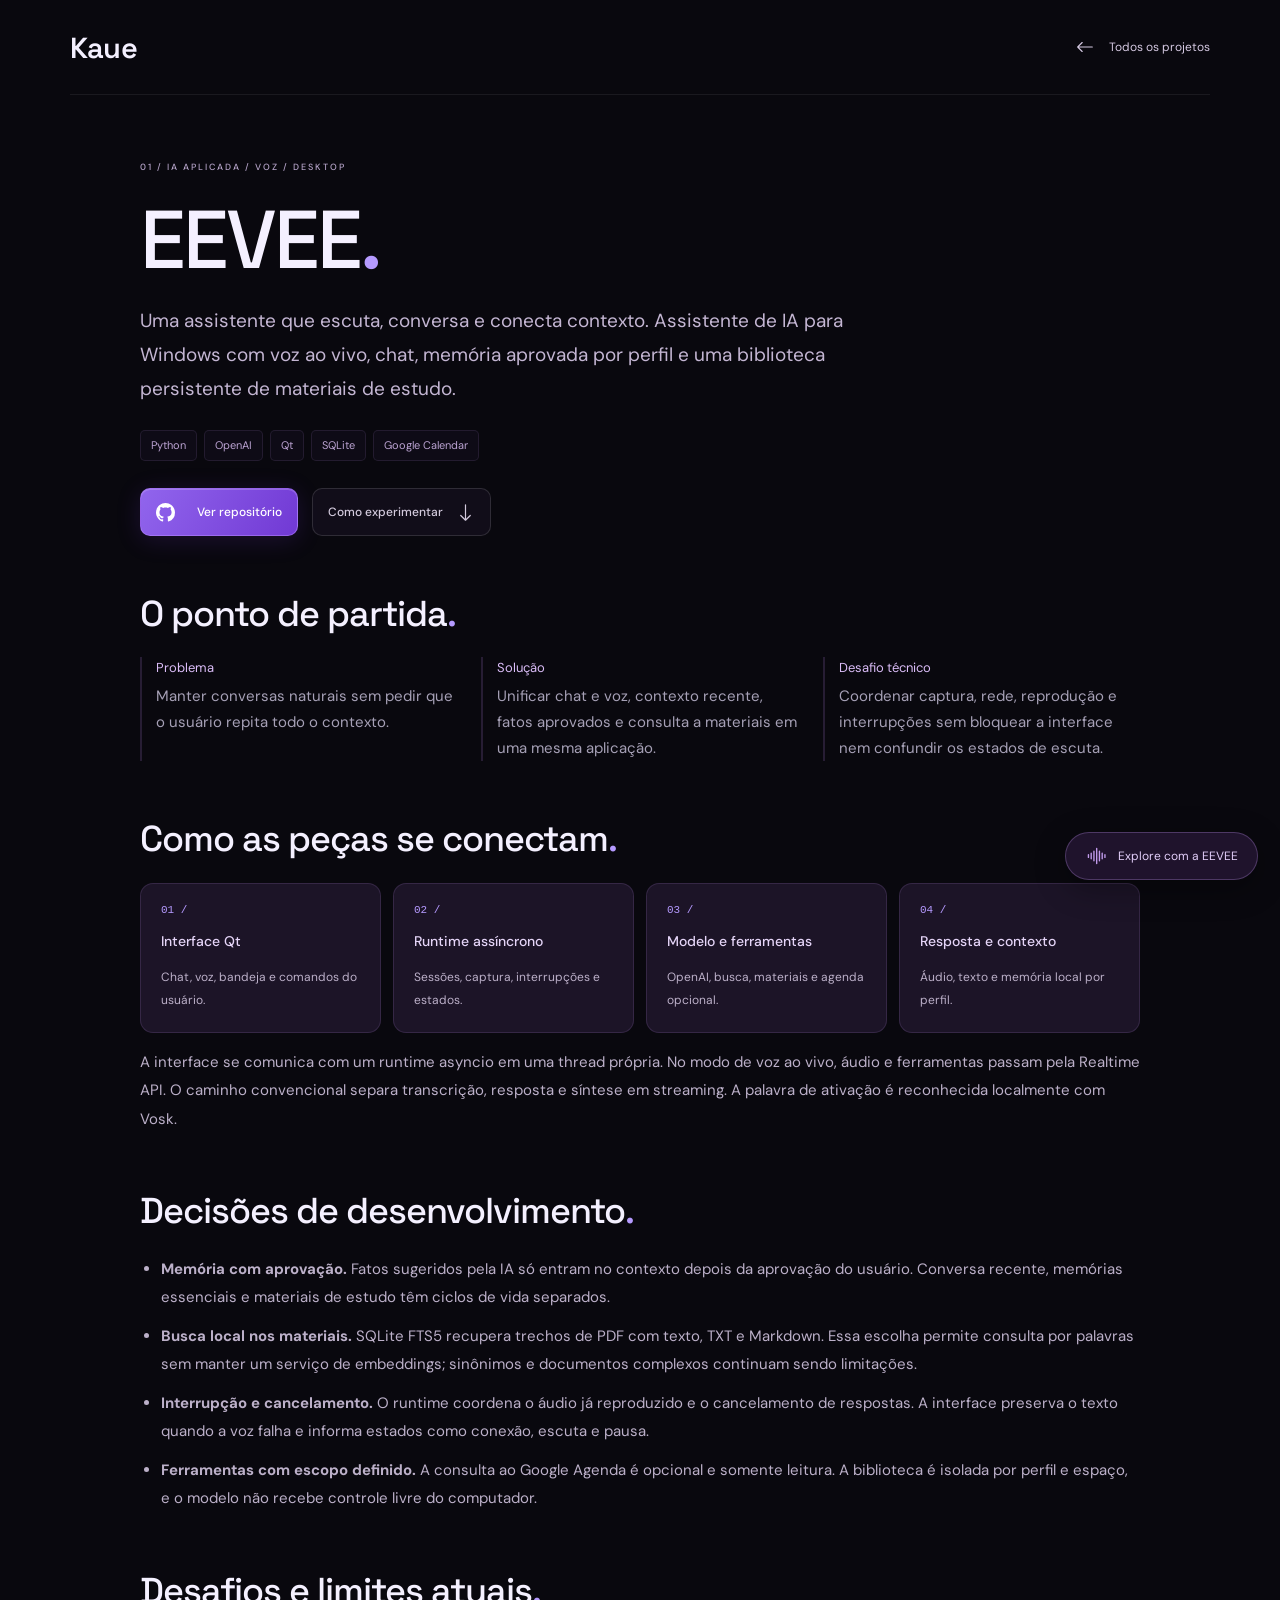
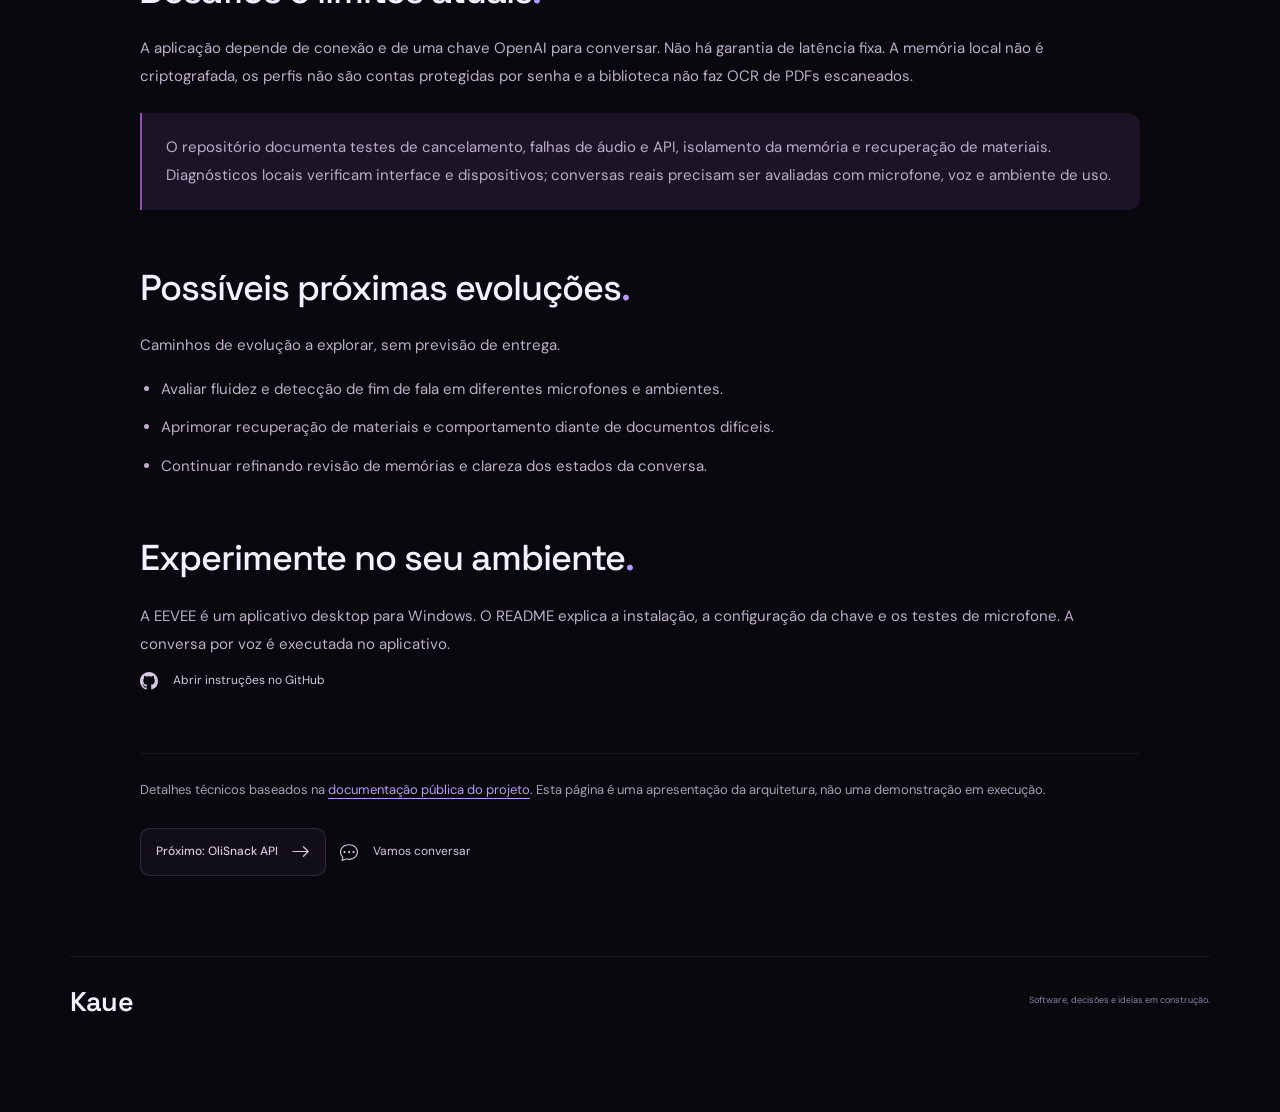
<file: projects/eevee/index.html>
<!DOCTYPE html>
<html lang="pt-BR"><head><meta charset="UTF-8"><meta name="viewport" content="width=device-width, initial-scale=1.0"><meta name="theme-color" content="#09080e"><title>EEVEE — Projeto de Kaue Oliveira</title><meta name="description" content="Assistente de IA para Windows com voz ao vivo, chat, memória aprovada por perfil e uma biblioteca persistente de materiais de estudo."><meta property="og:title" content="EEVEE — Kaue Oliveira"><meta property="og:description" content="Assistente de IA para Windows com voz ao vivo, chat, memória aprovada por perfil e uma biblioteca persistente de materiais de estudo."><meta property="og:type" content="article"><meta property="og:locale" content="pt_BR"><link rel="icon" href="../../assets/icons/favicon.svg" type="image/svg+xml"><link rel="preconnect" href="https://fonts.googleapis.com"><link rel="preconnect" href="https://fonts.gstatic.com" crossorigin><link href="https://fonts.googleapis.com/css2?family=DM+Sans:wght@400;500;600;700&family=Manrope:wght@400;500;600;700;800&family=Space+Grotesk:wght@400;500;600;700&display=swap" rel="stylesheet"><link rel="stylesheet" href="../../assets/css/main.css"><link rel="stylesheet" href="../../assets/css/showcase.css"><script src="../../assets/js/guide.js" defer></script></head>
<body>
  <!-- Bootstrap Icons v1.13.1 (MIT). See assets/icons/LICENSE-bootstrap-icons.txt. -->
  <svg class="icon-sprite" xmlns="http://www.w3.org/2000/svg" width="0" height="0" aria-hidden="true" focusable="false">
    <symbol id="ui-arrow-down" viewBox="0 0 16 16"><path fill-rule="evenodd" d="M8 1a.5.5 0 0 1 .5.5v11.793l3.146-3.147a.5.5 0 0 1 .708.708l-4 4a.5.5 0 0 1-.708 0l-4-4a.5.5 0 0 1 .708-.708L7.5 13.293V1.5A.5.5 0 0 1 8 1"/></symbol>
    <symbol id="ui-arrow-left" viewBox="0 0 16 16"><path fill-rule="evenodd" d="M15 8a.5.5 0 0 0-.5-.5H2.707l3.147-3.146a.5.5 0 1 0-.708-.708l-4 4a.5.5 0 0 0 0 .708l4 4a.5.5 0 0 0 .708-.708L2.707 8.5H14.5A.5.5 0 0 0 15 8"/></symbol>
    <symbol id="ui-arrow-right" viewBox="0 0 16 16"><path fill-rule="evenodd" d="M1 8a.5.5 0 0 1 .5-.5h11.793l-3.147-3.146a.5.5 0 0 1 .708-.708l4 4a.5.5 0 0 1 0 .708l-4 4a.5.5 0 0 1-.708-.708L13.293 8.5H1.5A.5.5 0 0 1 1 8"/></symbol>
    <symbol id="ui-arrow-up-right" viewBox="0 0 16 16"><path fill-rule="evenodd" d="M14 2.5a.5.5 0 0 0-.5-.5h-6a.5.5 0 0 0 0 1h4.793L2.146 13.146a.5.5 0 0 0 .708.708L13 3.707V8.5a.5.5 0 0 0 1 0z"/></symbol>
    <symbol id="ui-arrow-up" viewBox="0 0 16 16"><path fill-rule="evenodd" d="M8 15a.5.5 0 0 0 .5-.5V2.707l3.146 3.147a.5.5 0 0 0 .708-.708l-4-4a.5.5 0 0 0-.708 0l-4 4a.5.5 0 1 0 .708.708L7.5 2.707V14.5a.5.5 0 0 0 .5.5"/></symbol>
    <symbol id="ui-chat-dots" viewBox="0 0 16 16"><path d="M5 8a1 1 0 1 1-2 0 1 1 0 0 1 2 0m4 0a1 1 0 1 1-2 0 1 1 0 0 1 2 0m3 1a1 1 0 1 0 0-2 1 1 0 0 0 0 2"/>
  <path d="m2.165 15.803.02-.004c1.83-.363 2.948-.842 3.468-1.105A9 9 0 0 0 8 15c4.418 0 8-3.134 8-7s-3.582-7-8-7-8 3.134-8 7c0 1.76.743 3.37 1.97 4.6a10.4 10.4 0 0 1-.524 2.318l-.003.011a11 11 0 0 1-.244.637c-.079.186.074.394.273.362a22 22 0 0 0 .693-.125m.8-3.108a1 1 0 0 0-.287-.801C1.618 10.83 1 9.468 1 8c0-3.192 3.004-6 7-6s7 2.808 7 6-3.004 6-7 6a8 8 0 0 1-2.088-.272 1 1 0 0 0-.711.074c-.387.196-1.24.57-2.634.893a11 11 0 0 0 .398-2"/></symbol>
    <symbol id="ui-copy" viewBox="0 0 16 16"><path fill-rule="evenodd" d="M4 2a2 2 0 0 1 2-2h8a2 2 0 0 1 2 2v8a2 2 0 0 1-2 2H6a2 2 0 0 1-2-2zm2-1a1 1 0 0 0-1 1v8a1 1 0 0 0 1 1h8a1 1 0 0 0 1-1V2a1 1 0 0 0-1-1zM2 5a1 1 0 0 0-1 1v8a1 1 0 0 0 1 1h8a1 1 0 0 0 1-1v-1h1v1a2 2 0 0 1-2 2H2a2 2 0 0 1-2-2V6a2 2 0 0 1 2-2h1v1z"/></symbol>
    <symbol id="ui-download" viewBox="0 0 16 16"><path d="M.5 9.9a.5.5 0 0 1 .5.5v2.5a1 1 0 0 0 1 1h12a1 1 0 0 0 1-1v-2.5a.5.5 0 0 1 1 0v2.5a2 2 0 0 1-2 2H2a2 2 0 0 1-2-2v-2.5a.5.5 0 0 1 .5-.5"/>
  <path d="M7.646 11.854a.5.5 0 0 0 .708 0l3-3a.5.5 0 0 0-.708-.708L8.5 10.293V1.5a.5.5 0 0 0-1 0v8.793L5.354 8.146a.5.5 0 1 0-.708.708z"/></symbol>
    <symbol id="ui-envelope" viewBox="0 0 16 16"><path d="M0 4a2 2 0 0 1 2-2h12a2 2 0 0 1 2 2v8a2 2 0 0 1-2 2H2a2 2 0 0 1-2-2zm2-1a1 1 0 0 0-1 1v.217l7 4.2 7-4.2V4a1 1 0 0 0-1-1zm13 2.383-4.708 2.825L15 11.105zm-.034 6.876-5.64-3.471L8 9.583l-1.326-.795-5.64 3.47A1 1 0 0 0 2 13h12a1 1 0 0 0 .966-.741M1 11.105l4.708-2.897L1 5.383z"/></symbol>
    <symbol id="ui-github" viewBox="0 0 16 16"><path d="M8 0C3.58 0 0 3.58 0 8c0 3.54 2.29 6.53 5.47 7.59.4.07.55-.17.55-.38 0-.19-.01-.82-.01-1.49-2.01.37-2.53-.49-2.69-.94-.09-.23-.48-.94-.82-1.13-.28-.15-.68-.52-.01-.53.63-.01 1.08.58 1.23.82.72 1.21 1.87.87 2.33.66.07-.52.28-.87.51-1.07-1.78-.2-3.64-.89-3.64-3.95 0-.87.31-1.59.82-2.15-.08-.2-.36-1.02.08-2.12 0 0 .67-.21 2.2.82.64-.18 1.32-.27 2-.27s1.36.09 2 .27c1.53-1.04 2.2-.82 2.2-.82.44 1.1.16 1.92.08 2.12.51.56.82 1.27.82 2.15 0 3.07-1.87 3.75-3.65 3.95.29.25.54.73.54 1.48 0 1.07-.01 1.93-.01 2.2 0 .21.15.46.55.38A8.01 8.01 0 0 0 16 8c0-4.42-3.58-8-8-8"/></symbol>
    <symbol id="ui-instagram" viewBox="0 0 16 16"><path d="M8 0C5.829 0 5.556.01 4.703.048 3.85.088 3.269.222 2.76.42a3.9 3.9 0 0 0-1.417.923A3.9 3.9 0 0 0 .42 2.76C.222 3.268.087 3.85.048 4.7.01 5.555 0 5.827 0 8.001c0 2.172.01 2.444.048 3.297.04.852.174 1.433.372 1.942.205.526.478.972.923 1.417.444.445.89.719 1.416.923.51.198 1.09.333 1.942.372C5.555 15.99 5.827 16 8 16s2.444-.01 3.298-.048c.851-.04 1.434-.174 1.943-.372a3.9 3.9 0 0 0 1.416-.923c.445-.445.718-.891.923-1.417.197-.509.332-1.09.372-1.942C15.99 10.445 16 10.173 16 8s-.01-2.445-.048-3.299c-.04-.851-.175-1.433-.372-1.941a3.9 3.9 0 0 0-.923-1.417A3.9 3.9 0 0 0 13.24.42c-.51-.198-1.092-.333-1.943-.372C10.443.01 10.172 0 7.998 0zm-.717 1.442h.718c2.136 0 2.389.007 3.232.046.78.035 1.204.166 1.486.275.373.145.64.319.92.599s.453.546.598.92c.11.281.24.705.275 1.485.039.843.047 1.096.047 3.231s-.008 2.389-.047 3.232c-.035.78-.166 1.203-.275 1.485a2.5 2.5 0 0 1-.599.919c-.28.28-.546.453-.92.598-.28.11-.704.24-1.485.276-.843.038-1.096.047-3.232.047s-2.39-.009-3.233-.047c-.78-.036-1.203-.166-1.485-.276a2.5 2.5 0 0 1-.92-.598 2.5 2.5 0 0 1-.6-.92c-.109-.281-.24-.705-.275-1.485-.038-.843-.046-1.096-.046-3.233s.008-2.388.046-3.231c.036-.78.166-1.204.276-1.486.145-.373.319-.64.599-.92s.546-.453.92-.598c.282-.11.705-.24 1.485-.276.738-.034 1.024-.044 2.515-.045zm4.988 1.328a.96.96 0 1 0 0 1.92.96.96 0 0 0 0-1.92m-4.27 1.122a4.109 4.109 0 1 0 0 8.217 4.109 4.109 0 0 0 0-8.217m0 1.441a2.667 2.667 0 1 1 0 5.334 2.667 2.667 0 0 1 0-5.334"/></symbol>
    <symbol id="ui-linkedin" viewBox="0 0 16 16"><path d="M0 1.146C0 .513.526 0 1.175 0h13.65C15.474 0 16 .513 16 1.146v13.708c0 .633-.526 1.146-1.175 1.146H1.175C.526 16 0 15.487 0 14.854zm4.943 12.248V6.169H2.542v7.225zm-1.2-8.212c.837 0 1.358-.554 1.358-1.248-.015-.709-.52-1.248-1.342-1.248S2.4 3.226 2.4 3.934c0 .694.521 1.248 1.327 1.248zm4.908 8.212V9.359c0-.216.016-.432.08-.586.173-.431.568-.878 1.232-.878.869 0 1.216.662 1.216 1.634v3.865h2.401V9.25c0-2.22-1.184-3.252-2.764-3.252-1.274 0-1.845.7-2.165 1.193v.025h-.016l.016-.025V6.169h-2.4c.03.678 0 7.225 0 7.225z"/></symbol>
    <symbol id="ui-pause-circle" viewBox="0 0 16 16"><path d="M8 15A7 7 0 1 1 8 1a7 7 0 0 1 0 14m0 1A8 8 0 1 0 8 0a8 8 0 0 0 0 16"/>
  <path d="M5 6.25a1.25 1.25 0 1 1 2.5 0v3.5a1.25 1.25 0 1 1-2.5 0zm3.5 0a1.25 1.25 0 1 1 2.5 0v3.5a1.25 1.25 0 1 1-2.5 0z"/></symbol>
    <symbol id="ui-soundwave" viewBox="0 0 16 16"><path fill-rule="evenodd" d="M8.5 2a.5.5 0 0 1 .5.5v11a.5.5 0 0 1-1 0v-11a.5.5 0 0 1 .5-.5m-2 2a.5.5 0 0 1 .5.5v7a.5.5 0 0 1-1 0v-7a.5.5 0 0 1 .5-.5m4 0a.5.5 0 0 1 .5.5v7a.5.5 0 0 1-1 0v-7a.5.5 0 0 1 .5-.5m-6 1.5A.5.5 0 0 1 5 6v4a.5.5 0 0 1-1 0V6a.5.5 0 0 1 .5-.5m8 0a.5.5 0 0 1 .5.5v4a.5.5 0 0 1-1 0V6a.5.5 0 0 1 .5-.5m-10 1A.5.5 0 0 1 3 7v2a.5.5 0 0 1-1 0V7a.5.5 0 0 1 .5-.5m12 0a.5.5 0 0 1 .5.5v2a.5.5 0 0 1-1 0V7a.5.5 0 0 1 .5-.5"/></symbol>
    <symbol id="ui-whatsapp" viewBox="0 0 16 16"><path d="M13.601 2.326A7.85 7.85 0 0 0 7.994 0C3.627 0 .068 3.558.064 7.926c0 1.399.366 2.76 1.057 3.965L0 16l4.204-1.102a7.9 7.9 0 0 0 3.79.965h.004c4.368 0 7.926-3.558 7.93-7.93A7.9 7.9 0 0 0 13.6 2.326zM7.994 14.521a6.6 6.6 0 0 1-3.356-.92l-.24-.144-2.494.654.666-2.433-.156-.251a6.56 6.56 0 0 1-1.007-3.505c0-3.626 2.957-6.584 6.591-6.584a6.56 6.56 0 0 1 4.66 1.931 6.56 6.56 0 0 1 1.928 4.66c-.004 3.639-2.961 6.592-6.592 6.592m3.615-4.934c-.197-.099-1.17-.578-1.353-.646-.182-.065-.315-.099-.445.099-.133.197-.513.646-.627.775-.114.133-.232.148-.43.05-.197-.1-.836-.308-1.592-.985-.59-.525-.985-1.175-1.103-1.372-.114-.198-.011-.304.088-.403.087-.088.197-.232.296-.346.1-.114.133-.198.198-.33.065-.134.034-.248-.015-.347-.05-.099-.445-1.076-.612-1.47-.16-.389-.323-.335-.445-.34-.114-.007-.247-.007-.38-.007a.73.73 0 0 0-.529.247c-.182.198-.691.677-.691 1.654s.71 1.916.81 2.049c.098.133 1.394 2.132 3.383 2.992.47.205.84.326 1.129.418.475.152.904.129 1.246.08.38-.058 1.171-.48 1.338-.943.164-.464.164-.86.114-.943-.049-.084-.182-.133-.38-.232"/></symbol>
    <symbol id="ui-x-lg" viewBox="0 0 16 16"><path d="M2.146 2.854a.5.5 0 1 1 .708-.708L8 7.293l5.146-5.147a.5.5 0 0 1 .708.708L8.707 8l5.147 5.146a.5.5 0 0 1-.708.708L8 8.707l-5.146 5.147a.5.5 0 0 1-.708-.708L7.293 8z"/></symbol>
  </svg>
<a class="skip-link" href="#main">Pular para o conteúdo</a><header class="container case-header"><a class="logo" href="../../index.html" aria-label="Kaue Oliveira, início">Kaue</a><a class="text-link" href="../../index.html#projects"><svg class="icon icon-arrow-left" width="18" height="18" viewBox="0 0 16 16" aria-hidden="true" focusable="false"><use href="#ui-arrow-left"></use></svg> Todos os projetos</a></header>
<main class="container case-main" id="main"><p class="eyebrow">01 / IA APLICADA / VOZ / DESKTOP</p><h1>EEVEE<span class="accent">.</span></h1><p class="case-lead">Uma assistente que escuta, conversa e conecta contexto. Assistente de IA para Windows com voz ao vivo, chat, memória aprovada por perfil e uma biblioteca persistente de materiais de estudo.</p><div class="tags" aria-label="Tecnologias"><span>Python</span><span>OpenAI</span><span>Qt</span><span>SQLite</span><span>Google Calendar</span></div><div class="project-actions"><a class="button button-primary" href="https://github.com/KaueSun/Eevee-assistant" target="_blank" rel="noopener noreferrer"><svg class="icon icon-github" width="18" height="18" viewBox="0 0 16 16" aria-hidden="true" focusable="false"><use href="#ui-github"></use></svg> Ver repositório</a><a class="button button-secondary" href="#experimentar">Como experimentar <svg class="icon icon-arrow-down" width="18" height="18" viewBox="0 0 16 16" aria-hidden="true" focusable="false"><use href="#ui-arrow-down"></use></svg></a></div>
<section class="case-section" aria-labelledby="overview-title"><h2 id="overview-title">O ponto de partida<span class="accent">.</span></h2><dl class="project-story"><div><dt>Problema</dt><dd>Manter conversas naturais sem pedir que o usuário repita todo o contexto.</dd></div><div><dt>Solução</dt><dd>Unificar chat e voz, contexto recente, fatos aprovados e consulta a materiais em uma mesma aplicação.</dd></div><div><dt>Desafio técnico</dt><dd>Coordenar captura, rede, reprodução e interrupções sem bloquear a interface nem confundir os estados de escuta.</dd></div></dl></section>
<section class="case-section" aria-labelledby="architecture-title"><h2 id="architecture-title">Como as peças se conectam<span class="accent">.</span></h2><ol class="architecture-flow" aria-label="Fluxo simplificado da arquitetura"><li><strong>Interface Qt</strong><span>Chat, voz, bandeja e comandos do usuário.</span></li><li><strong>Runtime assíncrono</strong><span>Sessões, captura, interrupções e estados.</span></li><li><strong>Modelo e ferramentas</strong><span>OpenAI, busca, materiais e agenda opcional.</span></li><li><strong>Resposta e contexto</strong><span>Áudio, texto e memória local por perfil.</span></li></ol><p>A interface se comunica com um runtime asyncio em uma thread própria. No modo de voz ao vivo, áudio e ferramentas passam pela Realtime API. O caminho convencional separa transcrição, resposta e síntese em streaming. A palavra de ativação é reconhecida localmente com Vosk.</p></section>
<section class="case-section" aria-labelledby="decisions-title"><h2 id="decisions-title">Decisões de desenvolvimento<span class="accent">.</span></h2><ul><li><strong>Memória com aprovação.</strong> Fatos sugeridos pela IA só entram no contexto depois da aprovação do usuário. Conversa recente, memórias essenciais e materiais de estudo têm ciclos de vida separados.</li><li><strong>Busca local nos materiais.</strong> SQLite FTS5 recupera trechos de PDF com texto, TXT e Markdown. Essa escolha permite consulta por palavras sem manter um serviço de embeddings; sinônimos e documentos complexos continuam sendo limitações.</li><li><strong>Interrupção e cancelamento.</strong> O runtime coordena o áudio já reproduzido e o cancelamento de respostas. A interface preserva o texto quando a voz falha e informa estados como conexão, escuta e pausa.</li><li><strong>Ferramentas com escopo definido.</strong> A consulta ao Google Agenda é opcional e somente leitura. A biblioteca é isolada por perfil e espaço, e o modelo não recebe controle livre do computador.</li></ul></section>
<section class="case-section" aria-labelledby="limits-title"><h2 id="limits-title">Desafios e limites atuais<span class="accent">.</span></h2><p>A aplicação depende de conexão e de uma chave OpenAI para conversar. Não há garantia de latência fixa. A memória local não é criptografada, os perfis não são contas protegidas por senha e a biblioteca não faz OCR de PDFs escaneados.</p><div class="case-note"><p>O repositório documenta testes de cancelamento, falhas de áudio e API, isolamento da memória e recuperação de materiais. Diagnósticos locais verificam interface e dispositivos; conversas reais precisam ser avaliadas com microfone, voz e ambiente de uso.</p></div></section>
<section class="case-section" aria-labelledby="next-title"><h2 id="next-title">Possíveis próximas evoluções<span class="accent">.</span></h2><p>Caminhos de evolução a explorar, sem previsão de entrega.</p><ul><li>Avaliar fluidez e detecção de fim de fala em diferentes microfones e ambientes.</li><li>Aprimorar recuperação de materiais e comportamento diante de documentos difíceis.</li><li>Continuar refinando revisão de memórias e clareza dos estados da conversa.</li></ul></section>
<section class="case-section" id="experimentar" aria-labelledby="try-title"><h2 id="try-title">Experimente no seu ambiente<span class="accent">.</span></h2><p>A EEVEE é um aplicativo desktop para Windows. O README explica a instalação, a configuração da chave e os testes de microfone. A conversa por voz é executada no aplicativo.</p><a class="text-link" href="https://github.com/KaueSun/Eevee-assistant#readme" target="_blank" rel="noopener noreferrer"><svg class="icon icon-github" width="18" height="18" viewBox="0 0 16 16" aria-hidden="true" focusable="false"><use href="#ui-github"></use></svg> Abrir instruções no GitHub</a></section>
<p class="case-source">Detalhes técnicos baseados na <a href="https://github.com/KaueSun/Eevee-assistant#readme" target="_blank" rel="noopener noreferrer">documentação pública do projeto</a>. Esta página é uma apresentação da arquitetura, não uma demonstração em execução.</p><div class="project-actions"><a class="button button-secondary" href="../olisnack/">Próximo: OliSnack API <svg class="icon icon-arrow-right" width="18" height="18" viewBox="0 0 16 16" aria-hidden="true" focusable="false"><use href="#ui-arrow-right"></use></svg></a><a class="text-link" href="../../index.html#contact"><svg class="icon icon-chat-dots" width="18" height="18" viewBox="0 0 16 16" aria-hidden="true" focusable="false"><use href="#ui-chat-dots"></use></svg> Vamos conversar</a></div></main><footer class="container footer"><a class="logo" href="../../index.html">Kaue</a><p>Software, decisões e ideias em construção.</p></footer></body></html>
</file>
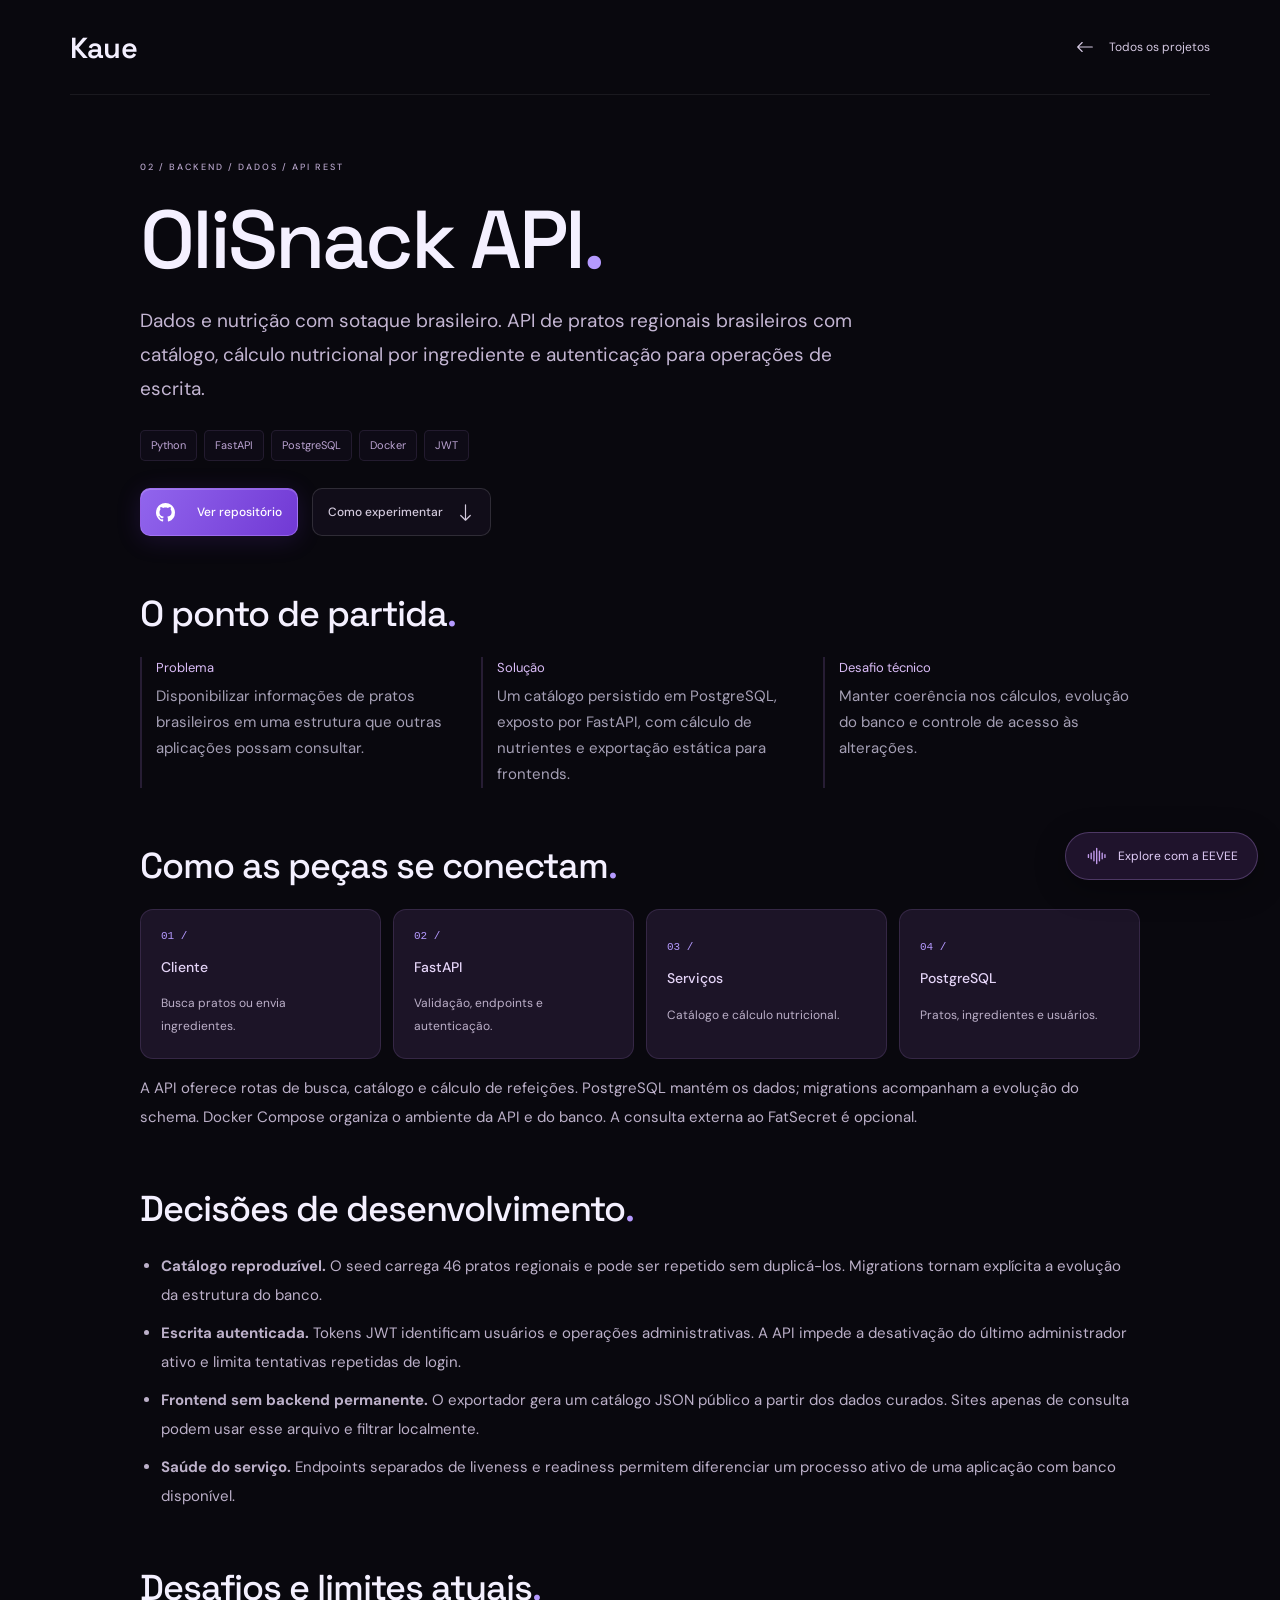
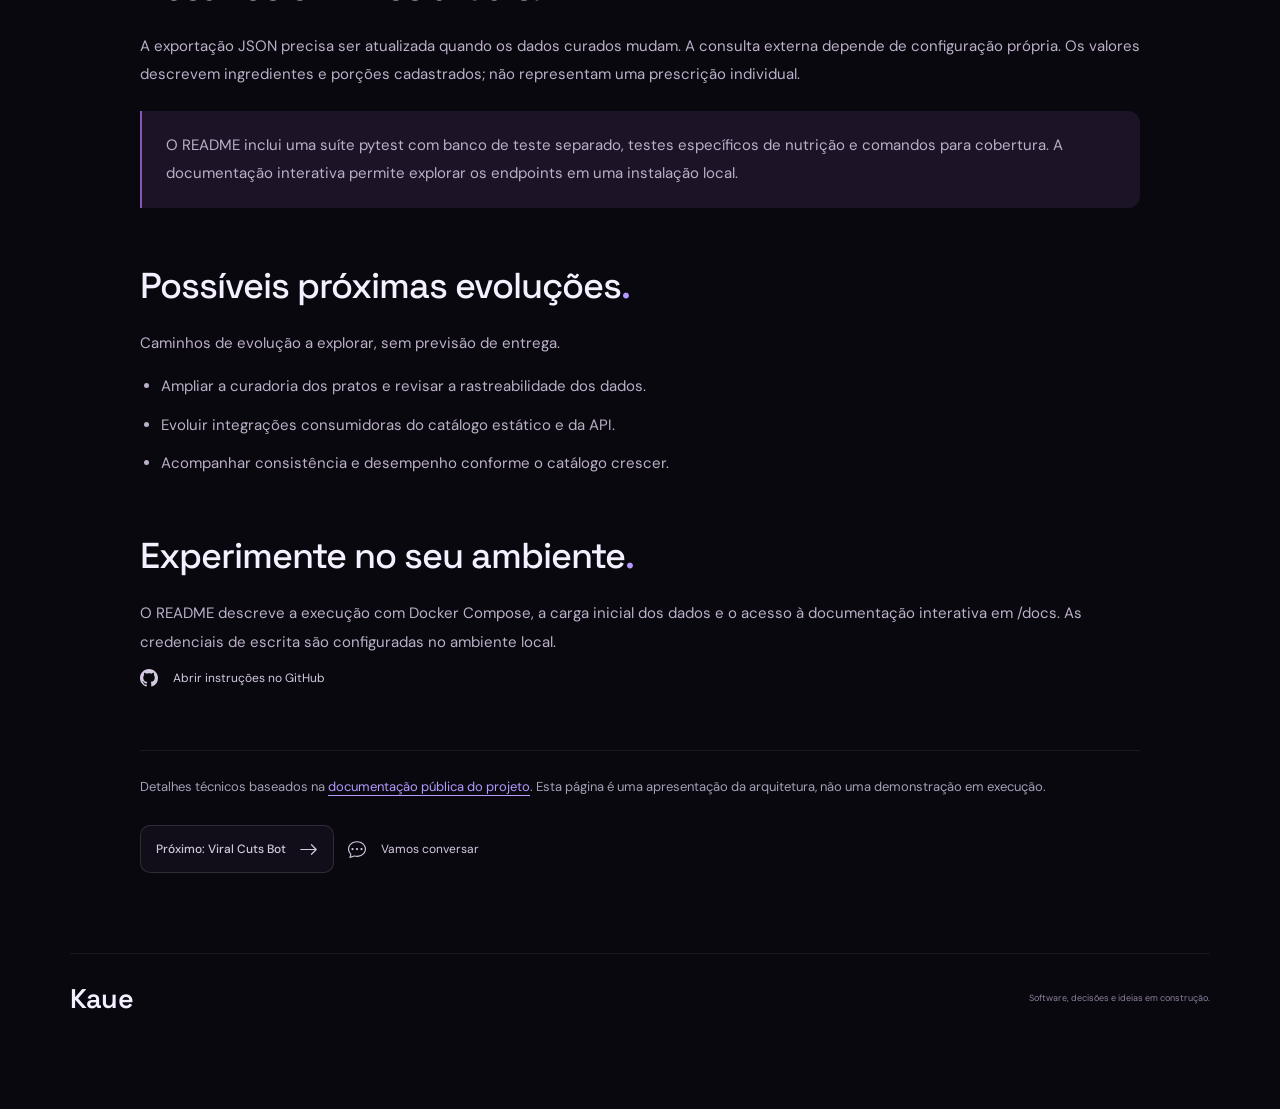
<file: projects/olisnack/index.html>
<!DOCTYPE html>
<html lang="pt-BR"><head><meta charset="UTF-8"><meta name="viewport" content="width=device-width, initial-scale=1.0"><meta name="theme-color" content="#09080e"><title>OliSnack API — Projeto de Kaue Oliveira</title><meta name="description" content="API de pratos regionais brasileiros com catálogo, cálculo nutricional por ingrediente e autenticação para operações de escrita."><meta property="og:title" content="OliSnack API — Kaue Oliveira"><meta property="og:description" content="API de pratos regionais brasileiros com catálogo, cálculo nutricional por ingrediente e autenticação para operações de escrita."><meta property="og:type" content="article"><meta property="og:locale" content="pt_BR"><link rel="icon" href="../../assets/icons/favicon.svg" type="image/svg+xml"><link rel="preconnect" href="https://fonts.googleapis.com"><link rel="preconnect" href="https://fonts.gstatic.com" crossorigin><link href="https://fonts.googleapis.com/css2?family=DM+Sans:wght@400;500;600;700&family=Manrope:wght@400;500;600;700;800&family=Space+Grotesk:wght@400;500;600;700&display=swap" rel="stylesheet"><link rel="stylesheet" href="../../assets/css/main.css"><link rel="stylesheet" href="../../assets/css/showcase.css"><script src="../../assets/js/guide.js" defer></script></head>
<body>
  <!-- Bootstrap Icons v1.13.1 (MIT). See assets/icons/LICENSE-bootstrap-icons.txt. -->
  <svg class="icon-sprite" xmlns="http://www.w3.org/2000/svg" width="0" height="0" aria-hidden="true" focusable="false">
    <symbol id="ui-arrow-down" viewBox="0 0 16 16"><path fill-rule="evenodd" d="M8 1a.5.5 0 0 1 .5.5v11.793l3.146-3.147a.5.5 0 0 1 .708.708l-4 4a.5.5 0 0 1-.708 0l-4-4a.5.5 0 0 1 .708-.708L7.5 13.293V1.5A.5.5 0 0 1 8 1"/></symbol>
    <symbol id="ui-arrow-left" viewBox="0 0 16 16"><path fill-rule="evenodd" d="M15 8a.5.5 0 0 0-.5-.5H2.707l3.147-3.146a.5.5 0 1 0-.708-.708l-4 4a.5.5 0 0 0 0 .708l4 4a.5.5 0 0 0 .708-.708L2.707 8.5H14.5A.5.5 0 0 0 15 8"/></symbol>
    <symbol id="ui-arrow-right" viewBox="0 0 16 16"><path fill-rule="evenodd" d="M1 8a.5.5 0 0 1 .5-.5h11.793l-3.147-3.146a.5.5 0 0 1 .708-.708l4 4a.5.5 0 0 1 0 .708l-4 4a.5.5 0 0 1-.708-.708L13.293 8.5H1.5A.5.5 0 0 1 1 8"/></symbol>
    <symbol id="ui-arrow-up-right" viewBox="0 0 16 16"><path fill-rule="evenodd" d="M14 2.5a.5.5 0 0 0-.5-.5h-6a.5.5 0 0 0 0 1h4.793L2.146 13.146a.5.5 0 0 0 .708.708L13 3.707V8.5a.5.5 0 0 0 1 0z"/></symbol>
    <symbol id="ui-arrow-up" viewBox="0 0 16 16"><path fill-rule="evenodd" d="M8 15a.5.5 0 0 0 .5-.5V2.707l3.146 3.147a.5.5 0 0 0 .708-.708l-4-4a.5.5 0 0 0-.708 0l-4 4a.5.5 0 1 0 .708.708L7.5 2.707V14.5a.5.5 0 0 0 .5.5"/></symbol>
    <symbol id="ui-chat-dots" viewBox="0 0 16 16"><path d="M5 8a1 1 0 1 1-2 0 1 1 0 0 1 2 0m4 0a1 1 0 1 1-2 0 1 1 0 0 1 2 0m3 1a1 1 0 1 0 0-2 1 1 0 0 0 0 2"/>
  <path d="m2.165 15.803.02-.004c1.83-.363 2.948-.842 3.468-1.105A9 9 0 0 0 8 15c4.418 0 8-3.134 8-7s-3.582-7-8-7-8 3.134-8 7c0 1.76.743 3.37 1.97 4.6a10.4 10.4 0 0 1-.524 2.318l-.003.011a11 11 0 0 1-.244.637c-.079.186.074.394.273.362a22 22 0 0 0 .693-.125m.8-3.108a1 1 0 0 0-.287-.801C1.618 10.83 1 9.468 1 8c0-3.192 3.004-6 7-6s7 2.808 7 6-3.004 6-7 6a8 8 0 0 1-2.088-.272 1 1 0 0 0-.711.074c-.387.196-1.24.57-2.634.893a11 11 0 0 0 .398-2"/></symbol>
    <symbol id="ui-copy" viewBox="0 0 16 16"><path fill-rule="evenodd" d="M4 2a2 2 0 0 1 2-2h8a2 2 0 0 1 2 2v8a2 2 0 0 1-2 2H6a2 2 0 0 1-2-2zm2-1a1 1 0 0 0-1 1v8a1 1 0 0 0 1 1h8a1 1 0 0 0 1-1V2a1 1 0 0 0-1-1zM2 5a1 1 0 0 0-1 1v8a1 1 0 0 0 1 1h8a1 1 0 0 0 1-1v-1h1v1a2 2 0 0 1-2 2H2a2 2 0 0 1-2-2V6a2 2 0 0 1 2-2h1v1z"/></symbol>
    <symbol id="ui-download" viewBox="0 0 16 16"><path d="M.5 9.9a.5.5 0 0 1 .5.5v2.5a1 1 0 0 0 1 1h12a1 1 0 0 0 1-1v-2.5a.5.5 0 0 1 1 0v2.5a2 2 0 0 1-2 2H2a2 2 0 0 1-2-2v-2.5a.5.5 0 0 1 .5-.5"/>
  <path d="M7.646 11.854a.5.5 0 0 0 .708 0l3-3a.5.5 0 0 0-.708-.708L8.5 10.293V1.5a.5.5 0 0 0-1 0v8.793L5.354 8.146a.5.5 0 1 0-.708.708z"/></symbol>
    <symbol id="ui-envelope" viewBox="0 0 16 16"><path d="M0 4a2 2 0 0 1 2-2h12a2 2 0 0 1 2 2v8a2 2 0 0 1-2 2H2a2 2 0 0 1-2-2zm2-1a1 1 0 0 0-1 1v.217l7 4.2 7-4.2V4a1 1 0 0 0-1-1zm13 2.383-4.708 2.825L15 11.105zm-.034 6.876-5.64-3.471L8 9.583l-1.326-.795-5.64 3.47A1 1 0 0 0 2 13h12a1 1 0 0 0 .966-.741M1 11.105l4.708-2.897L1 5.383z"/></symbol>
    <symbol id="ui-github" viewBox="0 0 16 16"><path d="M8 0C3.58 0 0 3.58 0 8c0 3.54 2.29 6.53 5.47 7.59.4.07.55-.17.55-.38 0-.19-.01-.82-.01-1.49-2.01.37-2.53-.49-2.69-.94-.09-.23-.48-.94-.82-1.13-.28-.15-.68-.52-.01-.53.63-.01 1.08.58 1.23.82.72 1.21 1.87.87 2.33.66.07-.52.28-.87.51-1.07-1.78-.2-3.64-.89-3.64-3.95 0-.87.31-1.59.82-2.15-.08-.2-.36-1.02.08-2.12 0 0 .67-.21 2.2.82.64-.18 1.32-.27 2-.27s1.36.09 2 .27c1.53-1.04 2.2-.82 2.2-.82.44 1.1.16 1.92.08 2.12.51.56.82 1.27.82 2.15 0 3.07-1.87 3.75-3.65 3.95.29.25.54.73.54 1.48 0 1.07-.01 1.93-.01 2.2 0 .21.15.46.55.38A8.01 8.01 0 0 0 16 8c0-4.42-3.58-8-8-8"/></symbol>
    <symbol id="ui-instagram" viewBox="0 0 16 16"><path d="M8 0C5.829 0 5.556.01 4.703.048 3.85.088 3.269.222 2.76.42a3.9 3.9 0 0 0-1.417.923A3.9 3.9 0 0 0 .42 2.76C.222 3.268.087 3.85.048 4.7.01 5.555 0 5.827 0 8.001c0 2.172.01 2.444.048 3.297.04.852.174 1.433.372 1.942.205.526.478.972.923 1.417.444.445.89.719 1.416.923.51.198 1.09.333 1.942.372C5.555 15.99 5.827 16 8 16s2.444-.01 3.298-.048c.851-.04 1.434-.174 1.943-.372a3.9 3.9 0 0 0 1.416-.923c.445-.445.718-.891.923-1.417.197-.509.332-1.09.372-1.942C15.99 10.445 16 10.173 16 8s-.01-2.445-.048-3.299c-.04-.851-.175-1.433-.372-1.941a3.9 3.9 0 0 0-.923-1.417A3.9 3.9 0 0 0 13.24.42c-.51-.198-1.092-.333-1.943-.372C10.443.01 10.172 0 7.998 0zm-.717 1.442h.718c2.136 0 2.389.007 3.232.046.78.035 1.204.166 1.486.275.373.145.64.319.92.599s.453.546.598.92c.11.281.24.705.275 1.485.039.843.047 1.096.047 3.231s-.008 2.389-.047 3.232c-.035.78-.166 1.203-.275 1.485a2.5 2.5 0 0 1-.599.919c-.28.28-.546.453-.92.598-.28.11-.704.24-1.485.276-.843.038-1.096.047-3.232.047s-2.39-.009-3.233-.047c-.78-.036-1.203-.166-1.485-.276a2.5 2.5 0 0 1-.92-.598 2.5 2.5 0 0 1-.6-.92c-.109-.281-.24-.705-.275-1.485-.038-.843-.046-1.096-.046-3.233s.008-2.388.046-3.231c.036-.78.166-1.204.276-1.486.145-.373.319-.64.599-.92s.546-.453.92-.598c.282-.11.705-.24 1.485-.276.738-.034 1.024-.044 2.515-.045zm4.988 1.328a.96.96 0 1 0 0 1.92.96.96 0 0 0 0-1.92m-4.27 1.122a4.109 4.109 0 1 0 0 8.217 4.109 4.109 0 0 0 0-8.217m0 1.441a2.667 2.667 0 1 1 0 5.334 2.667 2.667 0 0 1 0-5.334"/></symbol>
    <symbol id="ui-linkedin" viewBox="0 0 16 16"><path d="M0 1.146C0 .513.526 0 1.175 0h13.65C15.474 0 16 .513 16 1.146v13.708c0 .633-.526 1.146-1.175 1.146H1.175C.526 16 0 15.487 0 14.854zm4.943 12.248V6.169H2.542v7.225zm-1.2-8.212c.837 0 1.358-.554 1.358-1.248-.015-.709-.52-1.248-1.342-1.248S2.4 3.226 2.4 3.934c0 .694.521 1.248 1.327 1.248zm4.908 8.212V9.359c0-.216.016-.432.08-.586.173-.431.568-.878 1.232-.878.869 0 1.216.662 1.216 1.634v3.865h2.401V9.25c0-2.22-1.184-3.252-2.764-3.252-1.274 0-1.845.7-2.165 1.193v.025h-.016l.016-.025V6.169h-2.4c.03.678 0 7.225 0 7.225z"/></symbol>
    <symbol id="ui-pause-circle" viewBox="0 0 16 16"><path d="M8 15A7 7 0 1 1 8 1a7 7 0 0 1 0 14m0 1A8 8 0 1 0 8 0a8 8 0 0 0 0 16"/>
  <path d="M5 6.25a1.25 1.25 0 1 1 2.5 0v3.5a1.25 1.25 0 1 1-2.5 0zm3.5 0a1.25 1.25 0 1 1 2.5 0v3.5a1.25 1.25 0 1 1-2.5 0z"/></symbol>
    <symbol id="ui-soundwave" viewBox="0 0 16 16"><path fill-rule="evenodd" d="M8.5 2a.5.5 0 0 1 .5.5v11a.5.5 0 0 1-1 0v-11a.5.5 0 0 1 .5-.5m-2 2a.5.5 0 0 1 .5.5v7a.5.5 0 0 1-1 0v-7a.5.5 0 0 1 .5-.5m4 0a.5.5 0 0 1 .5.5v7a.5.5 0 0 1-1 0v-7a.5.5 0 0 1 .5-.5m-6 1.5A.5.5 0 0 1 5 6v4a.5.5 0 0 1-1 0V6a.5.5 0 0 1 .5-.5m8 0a.5.5 0 0 1 .5.5v4a.5.5 0 0 1-1 0V6a.5.5 0 0 1 .5-.5m-10 1A.5.5 0 0 1 3 7v2a.5.5 0 0 1-1 0V7a.5.5 0 0 1 .5-.5m12 0a.5.5 0 0 1 .5.5v2a.5.5 0 0 1-1 0V7a.5.5 0 0 1 .5-.5"/></symbol>
    <symbol id="ui-whatsapp" viewBox="0 0 16 16"><path d="M13.601 2.326A7.85 7.85 0 0 0 7.994 0C3.627 0 .068 3.558.064 7.926c0 1.399.366 2.76 1.057 3.965L0 16l4.204-1.102a7.9 7.9 0 0 0 3.79.965h.004c4.368 0 7.926-3.558 7.93-7.93A7.9 7.9 0 0 0 13.6 2.326zM7.994 14.521a6.6 6.6 0 0 1-3.356-.92l-.24-.144-2.494.654.666-2.433-.156-.251a6.56 6.56 0 0 1-1.007-3.505c0-3.626 2.957-6.584 6.591-6.584a6.56 6.56 0 0 1 4.66 1.931 6.56 6.56 0 0 1 1.928 4.66c-.004 3.639-2.961 6.592-6.592 6.592m3.615-4.934c-.197-.099-1.17-.578-1.353-.646-.182-.065-.315-.099-.445.099-.133.197-.513.646-.627.775-.114.133-.232.148-.43.05-.197-.1-.836-.308-1.592-.985-.59-.525-.985-1.175-1.103-1.372-.114-.198-.011-.304.088-.403.087-.088.197-.232.296-.346.1-.114.133-.198.198-.33.065-.134.034-.248-.015-.347-.05-.099-.445-1.076-.612-1.47-.16-.389-.323-.335-.445-.34-.114-.007-.247-.007-.38-.007a.73.73 0 0 0-.529.247c-.182.198-.691.677-.691 1.654s.71 1.916.81 2.049c.098.133 1.394 2.132 3.383 2.992.47.205.84.326 1.129.418.475.152.904.129 1.246.08.38-.058 1.171-.48 1.338-.943.164-.464.164-.86.114-.943-.049-.084-.182-.133-.38-.232"/></symbol>
    <symbol id="ui-x-lg" viewBox="0 0 16 16"><path d="M2.146 2.854a.5.5 0 1 1 .708-.708L8 7.293l5.146-5.147a.5.5 0 0 1 .708.708L8.707 8l5.147 5.146a.5.5 0 0 1-.708.708L8 8.707l-5.146 5.147a.5.5 0 0 1-.708-.708L7.293 8z"/></symbol>
  </svg>
<a class="skip-link" href="#main">Pular para o conteúdo</a><header class="container case-header"><a class="logo" href="../../index.html" aria-label="Kaue Oliveira, início">Kaue</a><a class="text-link" href="../../index.html#projects"><svg class="icon icon-arrow-left" width="18" height="18" viewBox="0 0 16 16" aria-hidden="true" focusable="false"><use href="#ui-arrow-left"></use></svg> Todos os projetos</a></header>
<main class="container case-main" id="main"><p class="eyebrow">02 / BACKEND / DADOS / API REST</p><h1>OliSnack API<span class="accent">.</span></h1><p class="case-lead">Dados e nutrição com sotaque brasileiro. API de pratos regionais brasileiros com catálogo, cálculo nutricional por ingrediente e autenticação para operações de escrita.</p><div class="tags" aria-label="Tecnologias"><span>Python</span><span>FastAPI</span><span>PostgreSQL</span><span>Docker</span><span>JWT</span></div><div class="project-actions"><a class="button button-primary" href="https://github.com/KaueSun/OliSnack-API" target="_blank" rel="noopener noreferrer"><svg class="icon icon-github" width="18" height="18" viewBox="0 0 16 16" aria-hidden="true" focusable="false"><use href="#ui-github"></use></svg> Ver repositório</a><a class="button button-secondary" href="#experimentar">Como experimentar <svg class="icon icon-arrow-down" width="18" height="18" viewBox="0 0 16 16" aria-hidden="true" focusable="false"><use href="#ui-arrow-down"></use></svg></a></div>
<section class="case-section" aria-labelledby="overview-title"><h2 id="overview-title">O ponto de partida<span class="accent">.</span></h2><dl class="project-story"><div><dt>Problema</dt><dd>Disponibilizar informações de pratos brasileiros em uma estrutura que outras aplicações possam consultar.</dd></div><div><dt>Solução</dt><dd>Um catálogo persistido em PostgreSQL, exposto por FastAPI, com cálculo de nutrientes e exportação estática para frontends.</dd></div><div><dt>Desafio técnico</dt><dd>Manter coerência nos cálculos, evolução do banco e controle de acesso às alterações.</dd></div></dl></section>
<section class="case-section" aria-labelledby="architecture-title"><h2 id="architecture-title">Como as peças se conectam<span class="accent">.</span></h2><ol class="architecture-flow" aria-label="Fluxo simplificado da arquitetura"><li><strong>Cliente</strong><span>Busca pratos ou envia ingredientes.</span></li><li><strong>FastAPI</strong><span>Validação, endpoints e autenticação.</span></li><li><strong>Serviços</strong><span>Catálogo e cálculo nutricional.</span></li><li><strong>PostgreSQL</strong><span>Pratos, ingredientes e usuários.</span></li></ol><p>A API oferece rotas de busca, catálogo e cálculo de refeições. PostgreSQL mantém os dados; migrations acompanham a evolução do schema. Docker Compose organiza o ambiente da API e do banco. A consulta externa ao FatSecret é opcional.</p></section>
<section class="case-section" aria-labelledby="decisions-title"><h2 id="decisions-title">Decisões de desenvolvimento<span class="accent">.</span></h2><ul><li><strong>Catálogo reproduzível.</strong> O seed carrega 46 pratos regionais e pode ser repetido sem duplicá-los. Migrations tornam explícita a evolução da estrutura do banco.</li><li><strong>Escrita autenticada.</strong> Tokens JWT identificam usuários e operações administrativas. A API impede a desativação do último administrador ativo e limita tentativas repetidas de login.</li><li><strong>Frontend sem backend permanente.</strong> O exportador gera um catálogo JSON público a partir dos dados curados. Sites apenas de consulta podem usar esse arquivo e filtrar localmente.</li><li><strong>Saúde do serviço.</strong> Endpoints separados de liveness e readiness permitem diferenciar um processo ativo de uma aplicação com banco disponível.</li></ul></section>
<section class="case-section" aria-labelledby="limits-title"><h2 id="limits-title">Desafios e limites atuais<span class="accent">.</span></h2><p>A exportação JSON precisa ser atualizada quando os dados curados mudam. A consulta externa depende de configuração própria. Os valores descrevem ingredientes e porções cadastrados; não representam uma prescrição individual.</p><div class="case-note"><p>O README inclui uma suíte pytest com banco de teste separado, testes específicos de nutrição e comandos para cobertura. A documentação interativa permite explorar os endpoints em uma instalação local.</p></div></section>
<section class="case-section" aria-labelledby="next-title"><h2 id="next-title">Possíveis próximas evoluções<span class="accent">.</span></h2><p>Caminhos de evolução a explorar, sem previsão de entrega.</p><ul><li>Ampliar a curadoria dos pratos e revisar a rastreabilidade dos dados.</li><li>Evoluir integrações consumidoras do catálogo estático e da API.</li><li>Acompanhar consistência e desempenho conforme o catálogo crescer.</li></ul></section>
<section class="case-section" id="experimentar" aria-labelledby="try-title"><h2 id="try-title">Experimente no seu ambiente<span class="accent">.</span></h2><p>O README descreve a execução com Docker Compose, a carga inicial dos dados e o acesso à documentação interativa em /docs. As credenciais de escrita são configuradas no ambiente local.</p><a class="text-link" href="https://github.com/KaueSun/OliSnack-API#readme" target="_blank" rel="noopener noreferrer"><svg class="icon icon-github" width="18" height="18" viewBox="0 0 16 16" aria-hidden="true" focusable="false"><use href="#ui-github"></use></svg> Abrir instruções no GitHub</a></section>
<p class="case-source">Detalhes técnicos baseados na <a href="https://github.com/KaueSun/OliSnack-API#readme" target="_blank" rel="noopener noreferrer">documentação pública do projeto</a>. Esta página é uma apresentação da arquitetura, não uma demonstração em execução.</p><div class="project-actions"><a class="button button-secondary" href="../viral-cuts/">Próximo: Viral Cuts Bot <svg class="icon icon-arrow-right" width="18" height="18" viewBox="0 0 16 16" aria-hidden="true" focusable="false"><use href="#ui-arrow-right"></use></svg></a><a class="text-link" href="../../index.html#contact"><svg class="icon icon-chat-dots" width="18" height="18" viewBox="0 0 16 16" aria-hidden="true" focusable="false"><use href="#ui-chat-dots"></use></svg> Vamos conversar</a></div></main><footer class="container footer"><a class="logo" href="../../index.html">Kaue</a><p>Software, decisões e ideias em construção.</p></footer></body></html>
</file>
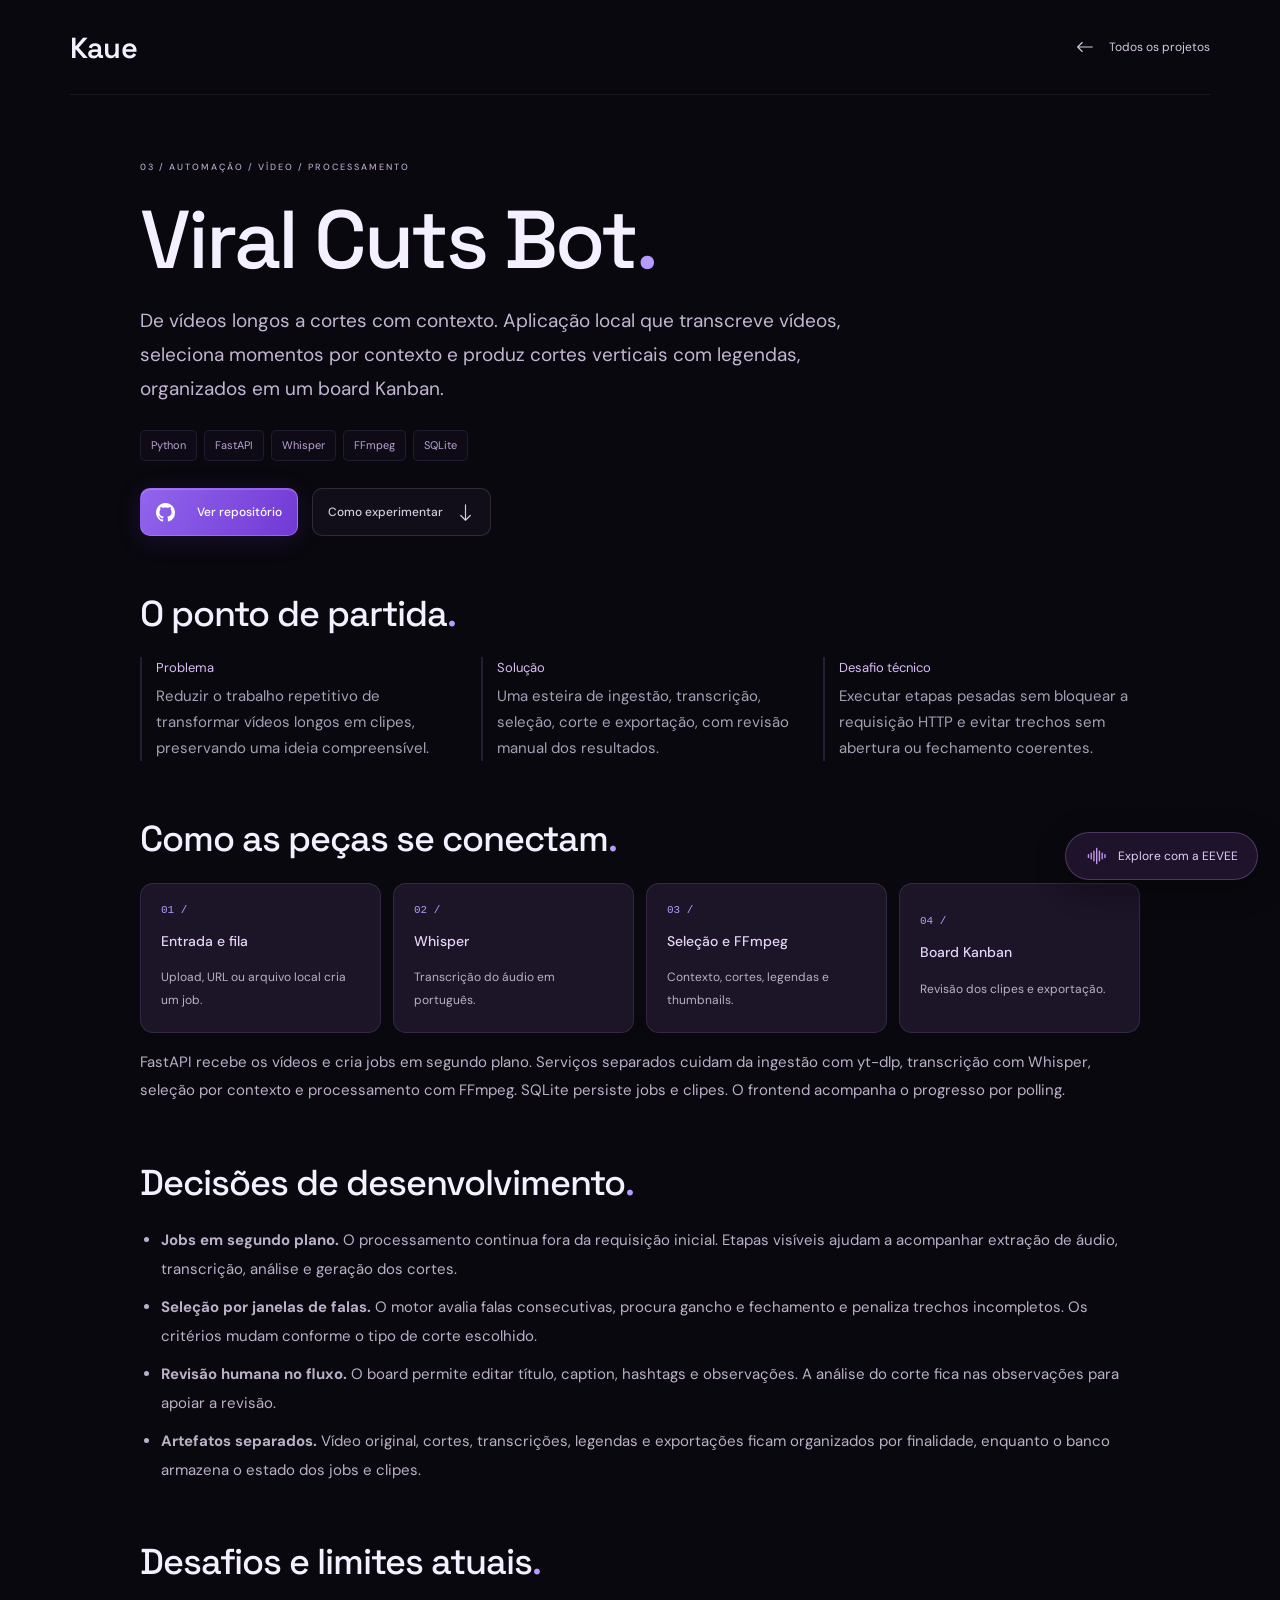
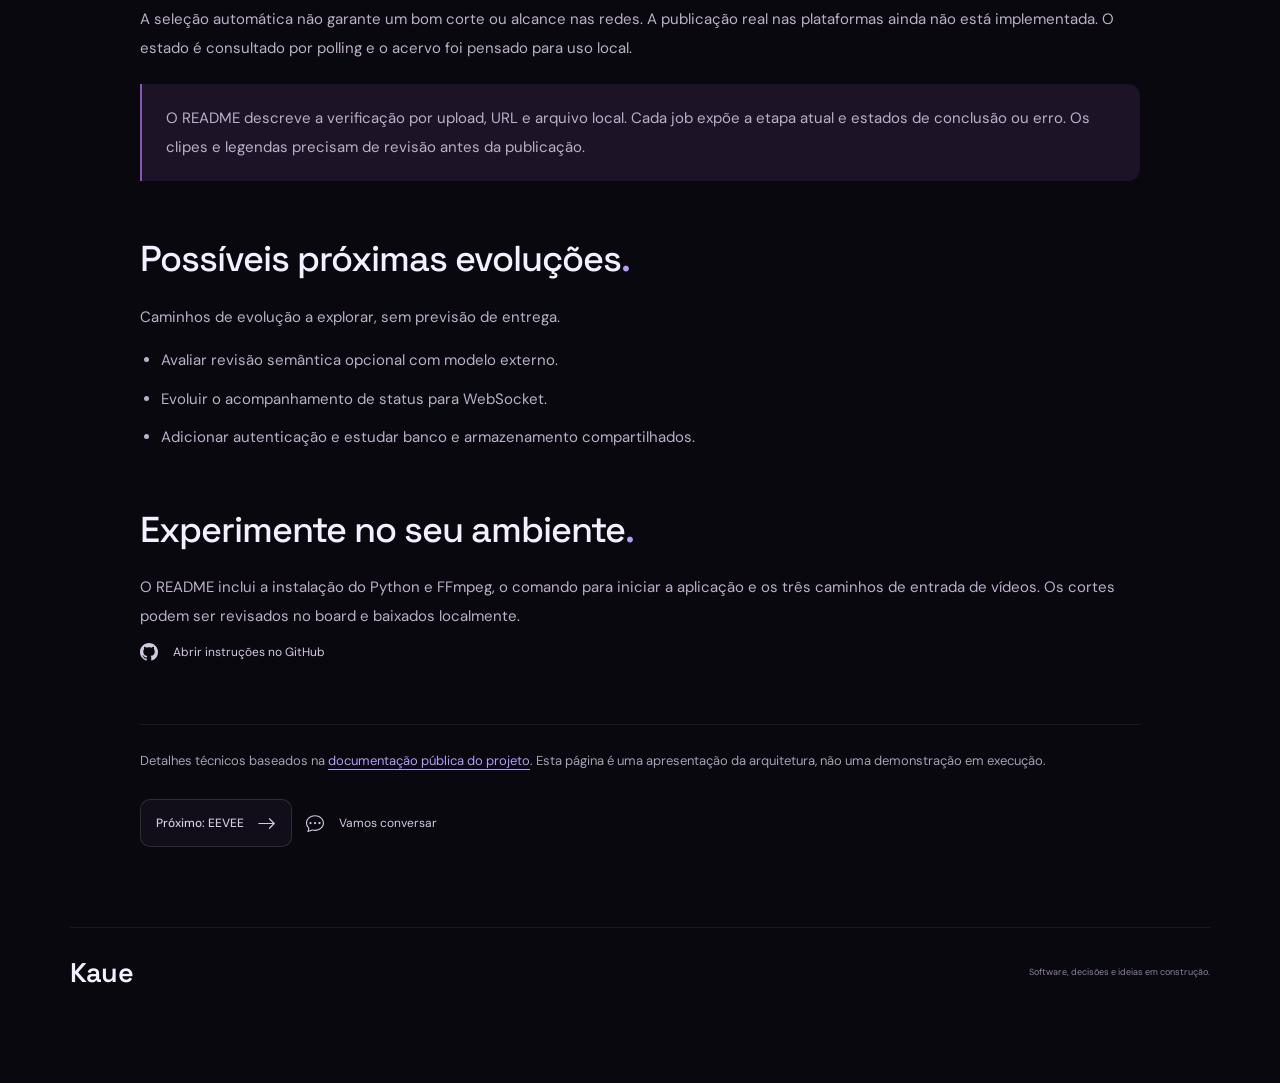
<file: projects/viral-cuts/index.html>
<!DOCTYPE html>
<html lang="pt-BR"><head><meta charset="UTF-8"><meta name="viewport" content="width=device-width, initial-scale=1.0"><meta name="theme-color" content="#09080e"><title>Viral Cuts Bot — Projeto de Kaue Oliveira</title><meta name="description" content="Aplicação local que transcreve vídeos, seleciona momentos por contexto e produz cortes verticais com legendas, organizados em um board Kanban."><meta property="og:title" content="Viral Cuts Bot — Kaue Oliveira"><meta property="og:description" content="Aplicação local que transcreve vídeos, seleciona momentos por contexto e produz cortes verticais com legendas, organizados em um board Kanban."><meta property="og:type" content="article"><meta property="og:locale" content="pt_BR"><link rel="icon" href="../../assets/icons/favicon.svg" type="image/svg+xml"><link rel="preconnect" href="https://fonts.googleapis.com"><link rel="preconnect" href="https://fonts.gstatic.com" crossorigin><link href="https://fonts.googleapis.com/css2?family=DM+Sans:wght@400;500;600;700&family=Manrope:wght@400;500;600;700;800&family=Space+Grotesk:wght@400;500;600;700&display=swap" rel="stylesheet"><link rel="stylesheet" href="../../assets/css/main.css"><link rel="stylesheet" href="../../assets/css/showcase.css"><script src="../../assets/js/guide.js" defer></script></head>
<body>
  <!-- Bootstrap Icons v1.13.1 (MIT). See assets/icons/LICENSE-bootstrap-icons.txt. -->
  <svg class="icon-sprite" xmlns="http://www.w3.org/2000/svg" width="0" height="0" aria-hidden="true" focusable="false">
    <symbol id="ui-arrow-down" viewBox="0 0 16 16"><path fill-rule="evenodd" d="M8 1a.5.5 0 0 1 .5.5v11.793l3.146-3.147a.5.5 0 0 1 .708.708l-4 4a.5.5 0 0 1-.708 0l-4-4a.5.5 0 0 1 .708-.708L7.5 13.293V1.5A.5.5 0 0 1 8 1"/></symbol>
    <symbol id="ui-arrow-left" viewBox="0 0 16 16"><path fill-rule="evenodd" d="M15 8a.5.5 0 0 0-.5-.5H2.707l3.147-3.146a.5.5 0 1 0-.708-.708l-4 4a.5.5 0 0 0 0 .708l4 4a.5.5 0 0 0 .708-.708L2.707 8.5H14.5A.5.5 0 0 0 15 8"/></symbol>
    <symbol id="ui-arrow-right" viewBox="0 0 16 16"><path fill-rule="evenodd" d="M1 8a.5.5 0 0 1 .5-.5h11.793l-3.147-3.146a.5.5 0 0 1 .708-.708l4 4a.5.5 0 0 1 0 .708l-4 4a.5.5 0 0 1-.708-.708L13.293 8.5H1.5A.5.5 0 0 1 1 8"/></symbol>
    <symbol id="ui-arrow-up-right" viewBox="0 0 16 16"><path fill-rule="evenodd" d="M14 2.5a.5.5 0 0 0-.5-.5h-6a.5.5 0 0 0 0 1h4.793L2.146 13.146a.5.5 0 0 0 .708.708L13 3.707V8.5a.5.5 0 0 0 1 0z"/></symbol>
    <symbol id="ui-arrow-up" viewBox="0 0 16 16"><path fill-rule="evenodd" d="M8 15a.5.5 0 0 0 .5-.5V2.707l3.146 3.147a.5.5 0 0 0 .708-.708l-4-4a.5.5 0 0 0-.708 0l-4 4a.5.5 0 1 0 .708.708L7.5 2.707V14.5a.5.5 0 0 0 .5.5"/></symbol>
    <symbol id="ui-chat-dots" viewBox="0 0 16 16"><path d="M5 8a1 1 0 1 1-2 0 1 1 0 0 1 2 0m4 0a1 1 0 1 1-2 0 1 1 0 0 1 2 0m3 1a1 1 0 1 0 0-2 1 1 0 0 0 0 2"/>
  <path d="m2.165 15.803.02-.004c1.83-.363 2.948-.842 3.468-1.105A9 9 0 0 0 8 15c4.418 0 8-3.134 8-7s-3.582-7-8-7-8 3.134-8 7c0 1.76.743 3.37 1.97 4.6a10.4 10.4 0 0 1-.524 2.318l-.003.011a11 11 0 0 1-.244.637c-.079.186.074.394.273.362a22 22 0 0 0 .693-.125m.8-3.108a1 1 0 0 0-.287-.801C1.618 10.83 1 9.468 1 8c0-3.192 3.004-6 7-6s7 2.808 7 6-3.004 6-7 6a8 8 0 0 1-2.088-.272 1 1 0 0 0-.711.074c-.387.196-1.24.57-2.634.893a11 11 0 0 0 .398-2"/></symbol>
    <symbol id="ui-copy" viewBox="0 0 16 16"><path fill-rule="evenodd" d="M4 2a2 2 0 0 1 2-2h8a2 2 0 0 1 2 2v8a2 2 0 0 1-2 2H6a2 2 0 0 1-2-2zm2-1a1 1 0 0 0-1 1v8a1 1 0 0 0 1 1h8a1 1 0 0 0 1-1V2a1 1 0 0 0-1-1zM2 5a1 1 0 0 0-1 1v8a1 1 0 0 0 1 1h8a1 1 0 0 0 1-1v-1h1v1a2 2 0 0 1-2 2H2a2 2 0 0 1-2-2V6a2 2 0 0 1 2-2h1v1z"/></symbol>
    <symbol id="ui-download" viewBox="0 0 16 16"><path d="M.5 9.9a.5.5 0 0 1 .5.5v2.5a1 1 0 0 0 1 1h12a1 1 0 0 0 1-1v-2.5a.5.5 0 0 1 1 0v2.5a2 2 0 0 1-2 2H2a2 2 0 0 1-2-2v-2.5a.5.5 0 0 1 .5-.5"/>
  <path d="M7.646 11.854a.5.5 0 0 0 .708 0l3-3a.5.5 0 0 0-.708-.708L8.5 10.293V1.5a.5.5 0 0 0-1 0v8.793L5.354 8.146a.5.5 0 1 0-.708.708z"/></symbol>
    <symbol id="ui-envelope" viewBox="0 0 16 16"><path d="M0 4a2 2 0 0 1 2-2h12a2 2 0 0 1 2 2v8a2 2 0 0 1-2 2H2a2 2 0 0 1-2-2zm2-1a1 1 0 0 0-1 1v.217l7 4.2 7-4.2V4a1 1 0 0 0-1-1zm13 2.383-4.708 2.825L15 11.105zm-.034 6.876-5.64-3.471L8 9.583l-1.326-.795-5.64 3.47A1 1 0 0 0 2 13h12a1 1 0 0 0 .966-.741M1 11.105l4.708-2.897L1 5.383z"/></symbol>
    <symbol id="ui-github" viewBox="0 0 16 16"><path d="M8 0C3.58 0 0 3.58 0 8c0 3.54 2.29 6.53 5.47 7.59.4.07.55-.17.55-.38 0-.19-.01-.82-.01-1.49-2.01.37-2.53-.49-2.69-.94-.09-.23-.48-.94-.82-1.13-.28-.15-.68-.52-.01-.53.63-.01 1.08.58 1.23.82.72 1.21 1.87.87 2.33.66.07-.52.28-.87.51-1.07-1.78-.2-3.64-.89-3.64-3.95 0-.87.31-1.59.82-2.15-.08-.2-.36-1.02.08-2.12 0 0 .67-.21 2.2.82.64-.18 1.32-.27 2-.27s1.36.09 2 .27c1.53-1.04 2.2-.82 2.2-.82.44 1.1.16 1.92.08 2.12.51.56.82 1.27.82 2.15 0 3.07-1.87 3.75-3.65 3.95.29.25.54.73.54 1.48 0 1.07-.01 1.93-.01 2.2 0 .21.15.46.55.38A8.01 8.01 0 0 0 16 8c0-4.42-3.58-8-8-8"/></symbol>
    <symbol id="ui-instagram" viewBox="0 0 16 16"><path d="M8 0C5.829 0 5.556.01 4.703.048 3.85.088 3.269.222 2.76.42a3.9 3.9 0 0 0-1.417.923A3.9 3.9 0 0 0 .42 2.76C.222 3.268.087 3.85.048 4.7.01 5.555 0 5.827 0 8.001c0 2.172.01 2.444.048 3.297.04.852.174 1.433.372 1.942.205.526.478.972.923 1.417.444.445.89.719 1.416.923.51.198 1.09.333 1.942.372C5.555 15.99 5.827 16 8 16s2.444-.01 3.298-.048c.851-.04 1.434-.174 1.943-.372a3.9 3.9 0 0 0 1.416-.923c.445-.445.718-.891.923-1.417.197-.509.332-1.09.372-1.942C15.99 10.445 16 10.173 16 8s-.01-2.445-.048-3.299c-.04-.851-.175-1.433-.372-1.941a3.9 3.9 0 0 0-.923-1.417A3.9 3.9 0 0 0 13.24.42c-.51-.198-1.092-.333-1.943-.372C10.443.01 10.172 0 7.998 0zm-.717 1.442h.718c2.136 0 2.389.007 3.232.046.78.035 1.204.166 1.486.275.373.145.64.319.92.599s.453.546.598.92c.11.281.24.705.275 1.485.039.843.047 1.096.047 3.231s-.008 2.389-.047 3.232c-.035.78-.166 1.203-.275 1.485a2.5 2.5 0 0 1-.599.919c-.28.28-.546.453-.92.598-.28.11-.704.24-1.485.276-.843.038-1.096.047-3.232.047s-2.39-.009-3.233-.047c-.78-.036-1.203-.166-1.485-.276a2.5 2.5 0 0 1-.92-.598 2.5 2.5 0 0 1-.6-.92c-.109-.281-.24-.705-.275-1.485-.038-.843-.046-1.096-.046-3.233s.008-2.388.046-3.231c.036-.78.166-1.204.276-1.486.145-.373.319-.64.599-.92s.546-.453.92-.598c.282-.11.705-.24 1.485-.276.738-.034 1.024-.044 2.515-.045zm4.988 1.328a.96.96 0 1 0 0 1.92.96.96 0 0 0 0-1.92m-4.27 1.122a4.109 4.109 0 1 0 0 8.217 4.109 4.109 0 0 0 0-8.217m0 1.441a2.667 2.667 0 1 1 0 5.334 2.667 2.667 0 0 1 0-5.334"/></symbol>
    <symbol id="ui-linkedin" viewBox="0 0 16 16"><path d="M0 1.146C0 .513.526 0 1.175 0h13.65C15.474 0 16 .513 16 1.146v13.708c0 .633-.526 1.146-1.175 1.146H1.175C.526 16 0 15.487 0 14.854zm4.943 12.248V6.169H2.542v7.225zm-1.2-8.212c.837 0 1.358-.554 1.358-1.248-.015-.709-.52-1.248-1.342-1.248S2.4 3.226 2.4 3.934c0 .694.521 1.248 1.327 1.248zm4.908 8.212V9.359c0-.216.016-.432.08-.586.173-.431.568-.878 1.232-.878.869 0 1.216.662 1.216 1.634v3.865h2.401V9.25c0-2.22-1.184-3.252-2.764-3.252-1.274 0-1.845.7-2.165 1.193v.025h-.016l.016-.025V6.169h-2.4c.03.678 0 7.225 0 7.225z"/></symbol>
    <symbol id="ui-pause-circle" viewBox="0 0 16 16"><path d="M8 15A7 7 0 1 1 8 1a7 7 0 0 1 0 14m0 1A8 8 0 1 0 8 0a8 8 0 0 0 0 16"/>
  <path d="M5 6.25a1.25 1.25 0 1 1 2.5 0v3.5a1.25 1.25 0 1 1-2.5 0zm3.5 0a1.25 1.25 0 1 1 2.5 0v3.5a1.25 1.25 0 1 1-2.5 0z"/></symbol>
    <symbol id="ui-soundwave" viewBox="0 0 16 16"><path fill-rule="evenodd" d="M8.5 2a.5.5 0 0 1 .5.5v11a.5.5 0 0 1-1 0v-11a.5.5 0 0 1 .5-.5m-2 2a.5.5 0 0 1 .5.5v7a.5.5 0 0 1-1 0v-7a.5.5 0 0 1 .5-.5m4 0a.5.5 0 0 1 .5.5v7a.5.5 0 0 1-1 0v-7a.5.5 0 0 1 .5-.5m-6 1.5A.5.5 0 0 1 5 6v4a.5.5 0 0 1-1 0V6a.5.5 0 0 1 .5-.5m8 0a.5.5 0 0 1 .5.5v4a.5.5 0 0 1-1 0V6a.5.5 0 0 1 .5-.5m-10 1A.5.5 0 0 1 3 7v2a.5.5 0 0 1-1 0V7a.5.5 0 0 1 .5-.5m12 0a.5.5 0 0 1 .5.5v2a.5.5 0 0 1-1 0V7a.5.5 0 0 1 .5-.5"/></symbol>
    <symbol id="ui-whatsapp" viewBox="0 0 16 16"><path d="M13.601 2.326A7.85 7.85 0 0 0 7.994 0C3.627 0 .068 3.558.064 7.926c0 1.399.366 2.76 1.057 3.965L0 16l4.204-1.102a7.9 7.9 0 0 0 3.79.965h.004c4.368 0 7.926-3.558 7.93-7.93A7.9 7.9 0 0 0 13.6 2.326zM7.994 14.521a6.6 6.6 0 0 1-3.356-.92l-.24-.144-2.494.654.666-2.433-.156-.251a6.56 6.56 0 0 1-1.007-3.505c0-3.626 2.957-6.584 6.591-6.584a6.56 6.56 0 0 1 4.66 1.931 6.56 6.56 0 0 1 1.928 4.66c-.004 3.639-2.961 6.592-6.592 6.592m3.615-4.934c-.197-.099-1.17-.578-1.353-.646-.182-.065-.315-.099-.445.099-.133.197-.513.646-.627.775-.114.133-.232.148-.43.05-.197-.1-.836-.308-1.592-.985-.59-.525-.985-1.175-1.103-1.372-.114-.198-.011-.304.088-.403.087-.088.197-.232.296-.346.1-.114.133-.198.198-.33.065-.134.034-.248-.015-.347-.05-.099-.445-1.076-.612-1.47-.16-.389-.323-.335-.445-.34-.114-.007-.247-.007-.38-.007a.73.73 0 0 0-.529.247c-.182.198-.691.677-.691 1.654s.71 1.916.81 2.049c.098.133 1.394 2.132 3.383 2.992.47.205.84.326 1.129.418.475.152.904.129 1.246.08.38-.058 1.171-.48 1.338-.943.164-.464.164-.86.114-.943-.049-.084-.182-.133-.38-.232"/></symbol>
    <symbol id="ui-x-lg" viewBox="0 0 16 16"><path d="M2.146 2.854a.5.5 0 1 1 .708-.708L8 7.293l5.146-5.147a.5.5 0 0 1 .708.708L8.707 8l5.147 5.146a.5.5 0 0 1-.708.708L8 8.707l-5.146 5.147a.5.5 0 0 1-.708-.708L7.293 8z"/></symbol>
  </svg>
<a class="skip-link" href="#main">Pular para o conteúdo</a><header class="container case-header"><a class="logo" href="../../index.html" aria-label="Kaue Oliveira, início">Kaue</a><a class="text-link" href="../../index.html#projects"><svg class="icon icon-arrow-left" width="18" height="18" viewBox="0 0 16 16" aria-hidden="true" focusable="false"><use href="#ui-arrow-left"></use></svg> Todos os projetos</a></header>
<main class="container case-main" id="main"><p class="eyebrow">03 / AUTOMAÇÃO / VÍDEO / PROCESSAMENTO</p><h1>Viral Cuts Bot<span class="accent">.</span></h1><p class="case-lead">De vídeos longos a cortes com contexto. Aplicação local que transcreve vídeos, seleciona momentos por contexto e produz cortes verticais com legendas, organizados em um board Kanban.</p><div class="tags" aria-label="Tecnologias"><span>Python</span><span>FastAPI</span><span>Whisper</span><span>FFmpeg</span><span>SQLite</span></div><div class="project-actions"><a class="button button-primary" href="https://github.com/KaueSun/Viral-bot" target="_blank" rel="noopener noreferrer"><svg class="icon icon-github" width="18" height="18" viewBox="0 0 16 16" aria-hidden="true" focusable="false"><use href="#ui-github"></use></svg> Ver repositório</a><a class="button button-secondary" href="#experimentar">Como experimentar <svg class="icon icon-arrow-down" width="18" height="18" viewBox="0 0 16 16" aria-hidden="true" focusable="false"><use href="#ui-arrow-down"></use></svg></a></div>
<section class="case-section" aria-labelledby="overview-title"><h2 id="overview-title">O ponto de partida<span class="accent">.</span></h2><dl class="project-story"><div><dt>Problema</dt><dd>Reduzir o trabalho repetitivo de transformar vídeos longos em clipes, preservando uma ideia compreensível.</dd></div><div><dt>Solução</dt><dd>Uma esteira de ingestão, transcrição, seleção, corte e exportação, com revisão manual dos resultados.</dd></div><div><dt>Desafio técnico</dt><dd>Executar etapas pesadas sem bloquear a requisição HTTP e evitar trechos sem abertura ou fechamento coerentes.</dd></div></dl></section>
<section class="case-section" aria-labelledby="architecture-title"><h2 id="architecture-title">Como as peças se conectam<span class="accent">.</span></h2><ol class="architecture-flow" aria-label="Fluxo simplificado da arquitetura"><li><strong>Entrada e fila</strong><span>Upload, URL ou arquivo local cria um job.</span></li><li><strong>Whisper</strong><span>Transcrição do áudio em português.</span></li><li><strong>Seleção e FFmpeg</strong><span>Contexto, cortes, legendas e thumbnails.</span></li><li><strong>Board Kanban</strong><span>Revisão dos clipes e exportação.</span></li></ol><p>FastAPI recebe os vídeos e cria jobs em segundo plano. Serviços separados cuidam da ingestão com yt-dlp, transcrição com Whisper, seleção por contexto e processamento com FFmpeg. SQLite persiste jobs e clipes. O frontend acompanha o progresso por polling.</p></section>
<section class="case-section" aria-labelledby="decisions-title"><h2 id="decisions-title">Decisões de desenvolvimento<span class="accent">.</span></h2><ul><li><strong>Jobs em segundo plano.</strong> O processamento continua fora da requisição inicial. Etapas visíveis ajudam a acompanhar extração de áudio, transcrição, análise e geração dos cortes.</li><li><strong>Seleção por janelas de falas.</strong> O motor avalia falas consecutivas, procura gancho e fechamento e penaliza trechos incompletos. Os critérios mudam conforme o tipo de corte escolhido.</li><li><strong>Revisão humana no fluxo.</strong> O board permite editar título, caption, hashtags e observações. A análise do corte fica nas observações para apoiar a revisão.</li><li><strong>Artefatos separados.</strong> Vídeo original, cortes, transcrições, legendas e exportações ficam organizados por finalidade, enquanto o banco armazena o estado dos jobs e clipes.</li></ul></section>
<section class="case-section" aria-labelledby="limits-title"><h2 id="limits-title">Desafios e limites atuais<span class="accent">.</span></h2><p>A seleção automática não garante um bom corte ou alcance nas redes. A publicação real nas plataformas ainda não está implementada. O estado é consultado por polling e o acervo foi pensado para uso local.</p><div class="case-note"><p>O README descreve a verificação por upload, URL e arquivo local. Cada job expõe a etapa atual e estados de conclusão ou erro. Os clipes e legendas precisam de revisão antes da publicação.</p></div></section>
<section class="case-section" aria-labelledby="next-title"><h2 id="next-title">Possíveis próximas evoluções<span class="accent">.</span></h2><p>Caminhos de evolução a explorar, sem previsão de entrega.</p><ul><li>Avaliar revisão semântica opcional com modelo externo.</li><li>Evoluir o acompanhamento de status para WebSocket.</li><li>Adicionar autenticação e estudar banco e armazenamento compartilhados.</li></ul></section>
<section class="case-section" id="experimentar" aria-labelledby="try-title"><h2 id="try-title">Experimente no seu ambiente<span class="accent">.</span></h2><p>O README inclui a instalação do Python e FFmpeg, o comando para iniciar a aplicação e os três caminhos de entrada de vídeos. Os cortes podem ser revisados no board e baixados localmente.</p><a class="text-link" href="https://github.com/KaueSun/Viral-bot#readme" target="_blank" rel="noopener noreferrer"><svg class="icon icon-github" width="18" height="18" viewBox="0 0 16 16" aria-hidden="true" focusable="false"><use href="#ui-github"></use></svg> Abrir instruções no GitHub</a></section>
<p class="case-source">Detalhes técnicos baseados na <a href="https://github.com/KaueSun/Viral-bot#readme" target="_blank" rel="noopener noreferrer">documentação pública do projeto</a>. Esta página é uma apresentação da arquitetura, não uma demonstração em execução.</p><div class="project-actions"><a class="button button-secondary" href="../eevee/">Próximo: EEVEE <svg class="icon icon-arrow-right" width="18" height="18" viewBox="0 0 16 16" aria-hidden="true" focusable="false"><use href="#ui-arrow-right"></use></svg></a><a class="text-link" href="../../index.html#contact"><svg class="icon icon-chat-dots" width="18" height="18" viewBox="0 0 16 16" aria-hidden="true" focusable="false"><use href="#ui-chat-dots"></use></svg> Vamos conversar</a></div></main><footer class="container footer"><a class="logo" href="../../index.html">Kaue</a><p>Software, decisões e ideias em construção.</p></footer></body></html>
</file>
<file: assets/css/main.css>
/* Portfolio styles. References and implementation notes in README.md. */
:root {
  --bg: #09080e;
  --surface: #111018;
  --text: #f4f0ff;
  --muted: #a6a0b6;
  --line: #ffffff12;
  --accent: #b59aff;
  --purple: #8751f5;
  --ease: cubic-bezier(.22, 1, .36, 1);
  --header-height: 100px;
  color-scheme: dark;
}
* { box-sizing: border-box; }
html { scroll-behavior: smooth; scroll-padding-top: var(--header-height); }
body { margin: 0; background: var(--bg); color: var(--text); font: 15px/1.7 'DM Sans', sans-serif; -webkit-font-smoothing: antialiased; }
a { color: inherit; text-decoration: none; }
button { font: inherit; cursor: pointer; }
button, a { touch-action: manipulation; -webkit-tap-highlight-color: transparent; }
[hidden] { display: none !important; }
img { display: block; max-width: 100%; height: auto; }
h1, h2, h3, p { margin: 0; }
h1, h2, h3 { font-family: 'Space Grotesk', 'Manrope', sans-serif; }
a:focus-visible, button:focus-visible { outline: 2px solid var(--accent); outline-offset: 6px; border-radius: 6px; }
::selection { background: #8451d9; color: white; }
.container { width: min(1140px, calc(100% - 80px)); margin-inline: auto; }
.accent { color: var(--accent); }
.muted { color: var(--muted); }
.gradient-text { color: #b59aff; background: linear-gradient(105deg, #e0ccff 5%, #b58aff 45%, #8251e8 95%); -webkit-background-clip: text; background-clip: text; -webkit-text-fill-color: transparent; }
.skip-link { position: fixed; z-index: 100; top: 10px; left: 10px; padding: 10px 20px; background: var(--accent); color: var(--bg); transform: translateY(-150%); }
.skip-link:focus { transform: translateY(0); }
/* Floating navigation */
.site-header { position: absolute; top: 22px; left: 0; width: 100%; z-index: 30; }
.header-inner { width: min(1050px, calc(100% - 80px)); min-height: 64px; padding: 10px 12px 10px 26px; display: flex; justify-content: space-between; align-items: center; gap: 24px; background: #121018d9; border: 1px solid #ffffff15; border-radius: 18px; backdrop-filter: blur(20px); box-shadow: 0 8px 35px #0003, inset 0 1px 0 #ffffff07; }
.site-header.is-scrolled { position: fixed; top: 12px; }
.logo { font-family: 'Space Grotesk', sans-serif; font-size: 29px; font-weight: 600; letter-spacing: -.8px; line-height: 1; white-space: nowrap; }
nav { display: flex; align-items: center; gap: 8px; font-size: 12px; }
nav a { position: relative; padding: 9px 13px; color: var(--muted); border-radius: 8px; transition: color .2s ease, background-color .2s ease; }
nav a:hover, nav a[aria-current] { color: #eee5ff; background: #a47cff12; }
nav .nav-contact { color: #eee6ff; background: #8b5cf618; border: 1px solid #b49aff30; margin-left: 15px; padding: 10px 16px; }
.nav-contact span { margin-left: 14px; color: var(--accent); }
.scroll-progress { position: absolute; bottom: 0; left: 15%; width: 70%; height: 1px; background: linear-gradient(90deg, transparent, #a97dff, transparent); transform: scaleX(0); transform-origin: left;  }
.menu-toggle { align-items: center; gap: 12px; min-height: 44px; background: #ffffff05; border: 1px solid #ffffff18; border-radius: 9px; padding: 8px 12px; color: var(--text); font-size: 12px; }
.menu-bars, .menu-bars::after { display: block; width: 17px; height: 1px; background: var(--text); transition: transform .2s ease; }
.menu-bars::after { content: ''; transform: translateY(5px); }
.menu-toggle[aria-expanded=true] .menu-bars { transform: rotate(45deg); }
.menu-toggle[aria-expanded=true] .menu-bars::after { transform: rotate(-90deg); }
/* The opening scene keeps the content readable above all decorative layers. */
.status-dot { display: inline-block; width: 6px; height: 6px; background: #ba92ff; border-radius: 50%; flex-shrink: 0; box-shadow: 0 0 10px #a064ff88; }
.button { position: relative; display: inline-flex; justify-content: center; align-items: center; gap: 22px; min-height: 49px; padding: 12px 20px; border-radius: 10px; font-size: 12px; font-weight: 500; transform: translate(var(--mx, 0px), var(--my, 0px)); transition: transform .35s var(--ease), box-shadow .25s ease, border-color .25s ease; }
.button-primary { background: linear-gradient(120deg, #9165ed, #7139d4); border: 1px solid #bb8cff70; color: #fff; box-shadow: inset 0 1px 0 #ffffff30, 0 4px 25px #6e34d130; }
.button-primary:hover { box-shadow: inset 0 1px 0 #ffffff40, 0 4px 35px #8853f060; }
.button-secondary { background: #14101dcc; border: 1px solid #ffffff20; color: #d3cadd; gap: 13px; }
.button-secondary:hover { border-color: #b18be980; }
.arrow { display: inline-block; font-size: 21px; line-height: 1; transition: transform .25s ease; }
a:hover .arrow { transform: translate(2px, -2px); }
.hero-bottom a { display: flex; align-items: center; gap: 12px; min-height: 40px; }
.scroll-indicator { display: grid; place-items: center; border: 1px solid #b997e533; border-radius: 20px; width: 23px; height: 33px; font-size: 15px; color: var(--accent); }
.effects-toggle { border: 1px solid #b38ade20; background: #21162f60; color: #b9aacc; display: inline-flex; align-items: center; gap: 8px; padding: 8px 12px; border-radius: 20px; font-size: 9px; min-height: 36px; }
.effects-icon { font-size: 16px; }
/* Project displays */
.section { padding-block: 110px; }
h2 { font-size: clamp(32px, 4vw, 51px); font-weight: 500; line-height: 1.12; letter-spacing: -2px; }
.section-heading { display: flex; justify-content: space-between; align-items: flex-end; gap: 40px; margin-bottom: 42px; }
.eyebrow { font-size: 9px; font-weight: 500; letter-spacing: 2px; display: flex; align-items: center; gap: 10px; color: #b6a4c9; margin-bottom: 21px; }
.section-number { color: #9470bc; }
.text-link { display: inline-flex; align-items: center; gap: 15px; font-size: 12px; min-height: 44px; color: #d5c9e2; }
.text-link span { color: var(--accent); transition: transform .2s ease; }
.text-link:hover span { transform: translate(3px, -2px); }
.project-card { min-width: 0; position: relative; display: block; padding: 10px; border: 1px solid #ffffff12; border-radius: 19px; background: linear-gradient(145deg, #17121d, #100d15); transition: border-color .3s ease, transform .4s var(--ease); overflow: hidden; isolation: isolate; }
[data-spotlight]::after { content: ''; position: absolute; inset: 0; pointer-events: none; border-radius: inherit; background: radial-gradient(350px circle at var(--sx, 50%) var(--sy, 0%), #b075ff17, transparent 65%); opacity: 0; transition: opacity .3s ease; z-index: 1; }
[data-spotlight]:hover::after { opacity: 1; }
.portfolio-visual { background: radial-gradient(ellipse at 50% 80%, #8246c277, transparent 70%), #251039; }
.portfolio-visual::before { content: ''; position: absolute; inset: 0; background-image: linear-gradient(#d0acff08 1px, transparent 1px), linear-gradient(90deg, #d0acff08 1px, transparent 1px); background-size: 30px 30px; z-index: -1; }
.visual-label, .visual-bottom { position: absolute; left: 21px; font-size: 7px; letter-spacing: 1.7px; color: #c6a5e5; z-index: 2; }
.visual-label { top: 20px; }
.visual-bottom { bottom: 18px; color: #9b7fb5; }
.browser-bar { display: flex; justify-content: space-between; align-items: center; padding: 9px 13px; border-bottom: 1px solid #ffffff0e; font: 7px monospace; color: #8d789f; }
.browser-bar>span:first-child { font-size: 6px; letter-spacing: 2px; color: #8c64b5; }
.mini-eyebrow { color: #ad8ad3; font-size: 5px; letter-spacing: 1px; }
.mini-content em { color: #b28be9; font-style: normal; }
.mini-button { background: #8145d2; border: 1px solid #c696ff50; padding: 6px 10px; border-radius: 4px; font-size: 5px; color: white; }
.project-card:hover .mini-browser, .project-card:focus-visible .mini-browser { transform: perspective(800px) rotateY(0) rotateX(0) rotateZ(0); }
.tags { display: flex; gap: 6px; flex-wrap: wrap; margin-bottom: 13px; }
.tags span { padding: 2px 8px; background: #9e6ed20a; border: 1px solid #b18ed321; border-radius: 5px; font-size: 8px; color: #bba3d2; }
.project-card:hover .project-arrow { background: #8751f535; transform: rotate(7deg); }
/* Six areas of exploration */
.skills-section { position: relative; border-block: 1px solid var(--line); background: radial-gradient(ellipse at 100% 0, #522d6b12, transparent 60%), #0c0a10; }
.section-description { max-width: 305px; color: var(--muted); font-size: 12px; line-height: 1.85; }
.skills-grid { display: grid; grid-template-columns: repeat(3, 1fr); gap: 14px; }
.skill-card { position: relative; min-width: 0; padding: 27px; border: 1px solid #ffffff10; background: linear-gradient(135deg, #17121f, #100d16); border-radius: 13px; overflow: hidden; transition: border-color .3s ease, transform .3s var(--ease); }
.skill-card:hover { border-color: #9e74d14d; transform: translateY(-4px); }
.skill-icon { width: 45px; height: 45px; display: grid; place-items: center; font: 500 20px monospace; color: #c2a4ef; border: 1px solid #af82e933; border-radius: 12px; background: linear-gradient(145deg, #50356755, #20162e); box-shadow: inset 0 1px 0 #d4b2ff12; margin-bottom: 24px; }
.skill-category { position: absolute; top: 44px; right: 25px; color: #8b7b9d; font-size: 7px; letter-spacing: 1.7px; }
.skill-card h3 { font-size: 20px; font-weight: 500; letter-spacing: -.5px; margin-bottom: 6px; }
.skill-card p { max-width: 260px; color: var(--muted); font-size: 12px; line-height: 1.8; }
.skills-footnote { display: flex; justify-content: center; align-items: center; gap: 10px; margin-top: 29px; color: #9a8ca9; font-size: 10px; }
/* Personal profile: an interactive portrait, with static text outside the tilt. */
.about-intro h2 { margin-bottom: 35px; }
.portrait-frame>img { width: 100%; height: 100%; object-fit: cover; object-position: center 48%; transition: transform .6s var(--ease); }
.portrait-shade { position: absolute; inset: 0; background: linear-gradient(180deg, #30144722, transparent 20%, #170d25d9), linear-gradient(100deg, #803ec01a, transparent); }
.portrait-top { position: absolute; inset: 21px 23px auto; display: flex; justify-content: space-between; align-items: center; color: #e4d2f5; font-size: 8px; letter-spacing: 1.7px; }
.about-content { position: relative; border-radius: 16px; }
.about-content>p { color: var(--muted); font-size: 13px; margin-bottom: 22px; }
/* Contact remains in the purple visual system. */
.contact-section { position: relative; overflow: hidden; isolation: isolate; border-top: 1px solid #b780f22a; background: radial-gradient(ellipse at 50% 110%, #7134b442, transparent 65%), #110b1a; }
.contact-inner { position: relative; padding-block: 100px 70px; text-align: center; z-index: 2; }
.contact-inner .eyebrow { justify-content: center; font-size: 8px; }
.contact-inner h2 { font-size: clamp(38px, 5.1vw, 64px); line-height: 1.15; margin: 27px 0 23px; letter-spacing: -2.6px; }
.contact-inner>p:not(.eyebrow):not(.copy-status) { color: #ad9cbd; font-size: 12px; line-height: 1.9; }
.contact-actions { display: flex; align-items: center; justify-content: center; gap: 26px; margin: 30px 0 19px; flex-wrap: wrap; }
.copy-email { display: inline-flex; align-items: center; gap: 12px; border: 0; background: transparent; padding: 12px 0; color: #c5afd9; font-size: 12px; }
.copy-email>span:last-child { font-size: 19px; }
.contact-email { color: #9e86b2; font-size: 11px; text-decoration: underline; text-underline-offset: 5px; }
.copy-status { font-size: 11px; color: #ceade9; min-height: 19px; margin-top: 13px; }
.contact-rings { position: absolute; z-index: -1; width: 850px; height: 500px; left: 50%; top: 70%; transform: translate(-50%, -50%); pointer-events: none; }
.contact-rings span { position: absolute; inset: 0; border: 1px solid #ad6ce513; border-radius: 50%; transform: rotate(-12deg); }
.contact-rings span:nth-child(2) { inset: 40px -100px; }
.contact-rings span:nth-child(3) { inset: 80px -200px; }
.footer { display: flex; justify-content: space-between; align-items: center; gap: 24px; padding-block: 31px; border-top: 1px solid var(--line); }
.footer>.logo { font-size: 27px; }
.footer>p { color: #8f809f; font-size: 9px; }
.footer-links { display: flex; gap: 19px; font-size: 10px; color: #b7a6c6; }
.footer-links a:hover { color: #e2c8ff; }
.back-top { width: 34px; height: 34px; display: grid; place-items: center; border: 1px solid #b684dc30; border-radius: 50%; color: var(--accent); }
/* Personal portfolio: identity, background, real work, skills and contact. */
.hero { position: relative; display: flex; flex-direction: column; justify-content: center; isolation: isolate; overflow: hidden; min-height: 810px; padding-top: 150px; }
.hero-content { position: relative; z-index: 2; display: grid; grid-template-columns: 1.2fr 1fr; align-items: center; gap: 100px; }
.hero-copy { min-width: 0; }
.hero-aura { position: absolute; inset: 0; z-index: -3; background: radial-gradient(ellipse at 77% 46%, #6127a22e, transparent 47%); }
.hero-aura::before { content: ''; position: absolute; width: 570px; height: 500px; top: 120px; left: 53%; border: 1px solid #ae7add12; border-radius: 50%; transform: rotate(-20deg); box-shadow: 0 0 100px #7d3ed00a; }
#hero-canvas { position: absolute; inset: 0; width: 100%; height: 100%; z-index: -2; pointer-events: none; opacity: .6; }
.intro { color: #bca6d6; font-size: 10px; letter-spacing: 3px; margin: 0 0 17px; }
h1 { font-size: clamp(72px, 7vw, 98px); font-weight: 500; line-height: .99; letter-spacing: -5px; }
.hero-role { font: 400 20px/1.5 'Space Grotesk', sans-serif; color: #d4c9e1; margin-top: 25px; letter-spacing: -.35px; }
.hero-description { max-width: 430px; margin: 18px 0 0; color: var(--muted); font-size: 14px; line-height: 1.85; }
.hero-actions { display: flex; flex-wrap: wrap; justify-content: flex-start; gap: 12px; margin-top: 27px; }
.hero-socials { display: flex; gap: 23px; margin-top: 23px; color: #b8a7c9; font-size: 11px; }
.hero-socials a { display: inline-flex; align-items: center; gap: 9px; min-height: 34px; }
.hero-socials a:hover { color: #e0c8ff; }
.hero-socials span { color: var(--accent); }
.hero-profile { min-width: 0; }
.portrait-composition { position: relative; width: min(100%, 395px); margin-left: auto; padding-bottom: 24px; }
.portrait-frame { position: relative; overflow: hidden; aspect-ratio: 4/4.5; border: 1px solid #b38adc40; border-radius: 20px; background: #201728; transform: perspective(1000px) rotateX(var(--rx, 0deg)) rotateY(var(--ry, 0deg)); transition: transform .4s var(--ease); }
.profile-availability { position: absolute; bottom: 0; left: -22px; right: 22px; display: flex; align-items: center; gap: 13px; padding: 17px 20px; border: 1px solid #b47be345; border-radius: 11px; background: #1b1325; box-shadow: 0 12px 30px #0004; font-size: 12px; }
.profile-availability small { display: block; color: #a992be; font-size: 9px; margin-top: 3px; }
.profile-availability>span:last-child { margin-left: auto; color: var(--accent); font-size: 20px; }
.hero-bottom { display: flex; justify-content: space-between; align-items: center; gap: 20px; border-bottom: 1px solid var(--line); margin-top: 57px; padding: 22px 0; color: #a18caf; font-size: 9px; }
.hero-index { font-size: 8px; letter-spacing: 2px; }
.about-grid { display: grid; grid-template-columns: .85fr 1.35fr; gap: 110px; align-items: start; }
.about-summary { max-width: 270px; color: var(--muted); font-size: 14px; line-height: 1.9; margin: 24px 0 12px; }
.about-content>.about-lead { color: #e1d8eb; font: 400 25px/1.5 'Space Grotesk', sans-serif; letter-spacing: -.6px; margin-bottom: 18px; }
.education-card { display: flex; align-items: center; gap: 17px; margin-top: 29px; padding: 23px 21px; background: #141019; border: 1px solid #ac7bd525; border-radius: 12px; }
.education-icon { display: grid; place-items: center; width: 43px; height: 43px; flex-shrink: 0; color: #bb8de7; background: #9b5acc13; border-radius: 10px; font: 19px monospace; }
.education-card .eyebrow { font-size: 7px; letter-spacing: 1.5px; margin-bottom: 5px; }
.education-card h3 { font-size: 16px; font-weight: 500; }
.education-card p:last-child { color: var(--muted); font-size: 11px; margin-top: 3px; }
.education-status { margin-left: auto; font-size: 8px; color: #c2a0e6; background: #9661c913; border: 1px solid #ae7eea26; border-radius: 20px; padding: 3px 9px; }
.projects-section { background: #0e0b13; border-block: 1px solid var(--line); }
.featured-project { display: grid; grid-template-columns: 1.1fr 1fr; align-items: stretch; gap: 10px; padding: 12px; }
.featured-project:hover { border-color: #9867d84d; }
.project-visual { position: relative; min-height: 380px; height: 100%; display: flex; align-items: center; justify-content: center; border-radius: 11px; overflow: hidden; isolation: isolate; }
.mini-browser { width: 88%; position: relative; background: #0d0914; color: var(--text); border: 1px solid #b283df45; border-radius: 8px; box-shadow: 0 25px 40px #07030d88; transform: perspective(800px) rotateY(-9deg) rotateX(8deg) rotateZ(-3deg); transition: transform .7s var(--ease); overflow: hidden; }
.mini-content { display: grid; grid-template-columns: 1fr 1fr; align-items: center; gap: 20px; min-height: 235px; padding: 27px 24px; position: relative; text-align: left; }
.mini-content strong { display: block; font: 500 34px/1.02 'Space Grotesk', sans-serif; letter-spacing: -1.5px; margin: 11px 0 9px; }
.mini-profile { width: 100%; height: 162px; object-fit: cover; object-position: center 48%; border-radius: 7px; border: 1px solid #b389d233; }
.mini-role { color: #b7a3c9; font-size: 7px; margin-bottom: 17px; }
.project-info { padding: 26px 25px; display: block; }
.project-type { font-size: 8px !important; letter-spacing: 1.8px; color: #b89bce !important; margin-bottom: 15px; }
.project-type>span { margin-inline: 8px; color: #7a589b; }
.project-info h3 { font-size: 29px; font-weight: 500; letter-spacing: -1px; margin-bottom: 13px; }
.project-info p { font-size: 12px; color: var(--muted); line-height: 1.85; }
.project-contribution { margin: 20px 0; }
.project-contribution strong { display: block; margin-bottom: 4px; color: #d1bddf; font-size: 11px; font-weight: 500; }
.project-info .tags { margin-bottom: 22px; }
.project-actions { position: relative; z-index: 2; }
.project-actions .button { font-size: 11px; min-height: 43px; padding: 10px 15px; }
.project-details { position: relative; z-index: 2; margin-top: 22px; border-top: 1px solid var(--line); padding-top: 7px; }
.project-details summary { list-style: none; display: flex; align-items: center; justify-content: space-between; gap: 20px; cursor: pointer; color: #c9b5d8; font-size: 11px; padding: 10px 0; min-height: 40px; }
.project-details summary::-webkit-details-marker { display: none; }
.project-details summary:focus-visible { outline: 2px solid var(--accent); outline-offset: 3px; border-radius: 4px; }
.project-details summary>span { color: var(--accent); font-size: 19px; transition: transform .2s ease; }
.project-details[open] summary>span { transform: rotate(45deg); }
.project-details ul { margin: 6px 0 8px; padding-left: 16px; color: var(--muted); font-size: 11px; line-height: 1.85; }
.project-details li+li { margin-top: 5px; }
.repository-link { display: flex; align-items: center; gap: 20px; margin-top: 22px; padding: 22px 25px; border: 1px solid #aa7dd41f; border-radius: 12px; background: #141019; transition: border-color .2s ease; }
.repository-link:hover { border-color: #ae7eed60; }
.repository-icon { color: #bd90ed; font: 25px monospace; }
.repository-link strong { display: block; font-size: 13px; font-weight: 500; margin-bottom: 4px; }
.repository-link>span:nth-child(2)>span { color: var(--muted); font-size: 11px; }
.repository-cta { margin-left: auto; font-size: 11px; color: #c2a8dc; }
.repository-cta>span { margin-left: 13px; }
.contact-socials { display: flex; justify-content: center; flex-wrap: wrap; gap: 26px; margin-top: 26px; font-size: 11px; color: #b59bca; }
.contact-socials a { min-height: 32px; }
.contact-socials a:hover { color: #ead5ff; }

/* Progressive enhancement and motion controls */
.reveal { transition: opacity .7s var(--ease), transform .7s var(--ease); }
.reveal.is-pending { opacity: 0; transform: translateY(24px); }
@media (prefers-reduced-motion: no-preference) {
  .hero-enter { animation: enter .9s var(--ease) both; }
  .intro.hero-enter { animation-delay: .07s; }
  .headline-line:first-child { animation-delay: .13s; }
  .headline-line:nth-child(2) { animation-delay: .2s; }
  .hero-description.hero-enter { animation-delay: .27s; }
  .hero-actions.hero-enter { animation-delay: .34s; }
  @keyframes enter { from { opacity: 0; transform: translateY(22px); filter: blur(5px); } to { opacity: 1; transform: translateY(0); filter: blur(0); } }
}
@media (hover: hover) and (pointer: fine) { .portrait-frame:hover>img { transform: scale(1.04); } }
@media (max-width: 1100px) {
  .container { width: calc(100% - 64px); }
}
@media (max-width: 800px) {
  .container { width: calc(100% - 48px); }
  .header-inner { padding-left: 19px; gap: 12px; }
  nav { gap: 0; font-size: 11px; }
  nav a { padding: 8px 11px; }
  nav .nav-contact { margin-left: 5px; padding: 10px 12px; }
  .nav-contact span { margin-left: 6px; }
  .section { padding-block: 80px; }
  h2 { font-size: 39px; }
  .section-description { max-width: 260px; }
  .skill-card { padding: 23px 19px; }
  .skill-category { top: 40px; right: 17px; font-size: 6px; letter-spacing: 1px; }
  .skill-icon { width: 37px; height: 37px; font-size: 17px; }
  .skill-card p { font-size: 11px; }
  .about-content>p { font-size: 12px; }
  .footer { flex-wrap: wrap; }
  .footer>p { flex: 1; }
  .footer-links { order: 4; width: 100%; justify-content: center; padding-top: 18px; border-top: 1px solid var(--line); }
}
@media (max-width: 620px) {
  :root { --header-height: 95px; }
  .container { width: calc(100% - 40px); }
  .site-header { top: 14px; }
  .header-inner { width: calc(100% - 28px); flex-wrap: wrap; padding: 9px 10px 9px 17px; border-radius: 14px; min-height: 62px; }
  .logo { font-size: 28px; }
  .menu-toggle:not([hidden]) { display: flex; }
  nav { width: 100%; flex-wrap: wrap; padding: 5px 0 8px; gap: 5px; }
  nav a { min-height: 42px; display: inline-flex; align-items: center; padding: 8px 12px; font-size: 12px; }
  .has-js nav { display: none; }
  .has-js nav.is-open { display: flex; }
  nav .nav-contact { margin-left: 0; }
  html:not(.has-js) .site-header { position: relative; }
  html:not(.has-js) .hero { padding-top: 65px; }
  .hero-description br { display: none; }
  .button { padding: 12px 15px; font-size: 11px; gap: 14px; min-height: 46px; }
  .button-secondary { gap: 9px; }
  .section { padding-block: 65px; }
  h2 { font-size: 37px; letter-spacing: -1.7px; }
  .eyebrow { font-size: 8px; letter-spacing: 1.6px; margin-bottom: 18px; }
  .section-heading { display: block; margin-bottom: 29px; }
  .section-heading>.text-link { margin-top: 16px; }
  .visual-label, .visual-bottom { font-size: 6px; left: 17px; }
  .section-description { max-width: 330px; margin-top: 21px; font-size: 12px; }
  .skills-grid { grid-template-columns: 1fr 1fr; gap: 10px; }
  .skill-card { padding: 20px 15px; }
  .skill-category { position: static; display: block; font-size: 6px; letter-spacing: 1px; margin-bottom: 7px; }
  .skill-icon { margin-bottom: 21px; }
  .skill-card h3 { font-size: 19px; }
  .skill-card p { font-size: 11px; }
  .skills-footnote { font-size: 9px; gap: 8px; }
  .about-intro h2 { margin-bottom: 30px; }
  .about-content>p { font-size: 13px; }
  .contact-inner { padding-block: 70px 48px; }
  .contact-inner .eyebrow { font-size: 7px; letter-spacing: 1.3px; }
  .contact-inner h2 { font-size: clamp(31px, 8vw, 47px); letter-spacing: -1.7px; }
  .contact-inner>p:not(.eyebrow):not(.copy-status) { font-size: 12px; }
  .contact-inner>p br { display: none; }
  .contact-actions { gap: 23px; }
  .contact-rings { width: 600px; }
  .footer { gap: 15px; padding-block: 26px; }
  .footer>p { font-size: 8px; max-width: 190px; text-align: center; }
  .footer>.logo { font-size: 26px; }
  .back-top { width: 31px; height: 31px; }
}
@media (max-width: 360px) {
  .hero-actions .button { padding-inline: 11px; font-size: 10px; gap: 10px; }
}
.motion-paused *, .motion-paused *::before, .motion-paused *::after { animation: none !important; transition: none !important; }
.motion-paused .reveal.is-pending { opacity: 1; transform: none; }
.motion-paused .portrait-frame, .motion-paused .button { transform: none !important; }
@media (prefers-reduced-motion: reduce) {
  html { scroll-behavior: auto; }
  *, *::before, *::after { animation: none !important; transition: none !important; }
  .reveal.is-pending { opacity: 1; transform: none; }
  .portrait-frame, .button { transform: none !important; }
}

/* Portfolio layout at smaller widths. */
@media (max-width: 1100px) {
  .hero-content { gap: 55px; }
  .hero { min-height: 770px; padding-top: 140px; }
  .hero-role { font-size: 18px; }
  .about-grid { gap: 70px; }
  .education-card { padding: 20px 16px; gap: 12px; }
  .education-status { display: none; }
  .featured-project { grid-template-columns: 1fr 1fr; }
  .project-info { padding: 24px 17px; }
  .mini-content { padding: 24px 18px; gap: 14px; }
  .mini-content strong { font-size: 29px; }
}
@media (max-width: 800px) {
  .hero-content { gap: 40px; }
  .hero { min-height: 740px; padding-top: 133px; }
  h1 { font-size: 76px; letter-spacing: -4px; }
  .hero-role { font-size: 16px; }
  .hero-description { font-size: 13px; }
  .portrait-frame { aspect-ratio: 4/5; }
  .profile-availability { left: -15px; right: 8px; padding: 14px 12px; gap: 10px; font-size: 10px; }
  .profile-availability small { font-size: 7px; }
  .hero-bottom { margin-top: 40px; }
  .about-grid { grid-template-columns: .85fr 1.3fr; gap: 45px; }
  .about-summary { font-size: 13px; }
  .education-icon { width: 34px; height: 34px; font-size: 16px; }
  .education-card h3 { font-size: 13px; }
  .project-info h3 { font-size: 24px; }
  .project-visual { min-height: 330px; }
  .mini-content { grid-template-columns: 1fr; min-height: 245px; text-align: center; }
  .mini-profile { display: none; }
  .mini-content strong { font-size: 38px; }
  .repository-link { padding: 20px; gap: 15px; }
  .repository-cta { max-width: 100px; font-size: 10px; }
}
@media (max-width: 620px) {
  .hero { min-height: auto; padding-top: 126px; }
  .hero-content { width: calc(100% - 40px); grid-template-columns: 1fr; gap: 38px; }
  .intro { font-size: 9px; margin-bottom: 17px; }
  h1 { font-size: clamp(68px, 19vw, 94px); letter-spacing: -4px; }
  .hero-role { font-size: 18px; margin-top: 21px; }
  .hero-description { max-width: 365px; font-size: 13px; margin-top: 16px; padding: 0; }
  .hero-actions { margin-top: 24px; gap: 12px; }
  .hero-socials { margin-top: 17px; gap: 24px; font-size: 11px; }
  .hero-profile { width: 100%; }
  .portrait-composition { width: calc(100% - 28px); max-width: 340px; margin-inline: auto; }
  .portrait-frame { aspect-ratio: 1.1; }
  .profile-availability { left: -14px; right: 15px; font-size: 11px; padding: 15px 16px; }
  .profile-availability small { font-size: 8px; }
  .hero-bottom { margin-top: 24px; padding: 21px 0; font-size: 8px; gap: 12px; }
  .hero-index { display: none; }
  .hero-aura { background: radial-gradient(ellipse at 60% 80%, #6127a229, transparent 60%); }
  .hero-aura::before { left: -20%; top: 480px; width: 600px; height: 350px; }
  .about-grid { grid-template-columns: 1fr; gap: 26px; }
  .about-intro h2 { margin-bottom: 0; }
  .about-summary { max-width: 320px; margin-top: 18px; }
  .about-content>.about-lead { font-size: 23px; }
  .education-card { padding: 21px 17px; margin-top: 24px; gap: 15px; }
  .education-card h3 { font-size: 15px; }
  .education-icon { width: 40px; height: 40px; }
  .featured-project { grid-template-columns: 1fr; gap: 0; padding: 10px; }
  .project-visual { min-height: 265px; }
  .mini-content { grid-template-columns: 1fr 1fr; padding: 24px 17px; min-height: 205px; text-align: left; gap: 12px; }
  .mini-profile { display: block; height: 144px; }
  .mini-content strong { font-size: 29px; }
  .mini-role { font-size: 6px; }
  .project-info { padding: 25px 13px 13px; }
  .project-info h3 { font-size: 27px; }
  .project-info p { font-size: 12px; }
  .repository-link { flex-wrap: wrap; gap: 12px; padding: 20px 17px; }
  .repository-link strong { font-size: 12px; }
  .repository-link>span:nth-child(2) { flex: 1; }
  .repository-icon { font-size: 21px; }
  .repository-cta { max-width: none; width: 100%; margin: 4px 0 0 37px; font-size: 11px; }
  .contact-inner h2 { font-size: 41px; }
}
@media (max-width: 360px) {
  .hero-role { font-size: 16px; }
  .hero-bottom a { gap: 7px; }
  .effects-toggle { font-size: 8px; padding-inline: 9px; }
  .mini-content { padding-inline: 12px; gap: 10px; }
  .mini-content strong { font-size: 25px; }
  .mini-profile { height: 125px; }
}

/* Public GitHub projects, curated from their repository READMEs. */
.github-projects { display: grid; grid-template-columns: repeat(2, minmax(0, 1fr)); align-items: stretch; gap: 24px; margin-top: 24px; }
.repository-project { display: flex; flex-direction: column; padding: 10px; }
.project-art { position: relative; height: 155px; flex-shrink: 0; display: flex; align-items: center; justify-content: center; isolation: isolate; overflow: hidden; border-radius: 11px; background: radial-gradient(ellipse at 70% 90%, #6932aa38, transparent 65%), #1c1029; }
.project-art::before { content: ''; position: absolute; inset: 0; z-index: -1; background-image: radial-gradient(#c69af525 1px, transparent 1px); background-size: 18px 18px; mask-image: linear-gradient(90deg, transparent, black); }
.art-number { position: absolute; top: 15px; left: 18px; color: #a185bc; font: 9px monospace; letter-spacing: 1px; }
.art-mark { color: #c7a6f3; font: 500 42px 'Space Grotesk', monospace; letter-spacing: -2px; line-height: 1; transform: translateY(-7px); transition: transform .4s var(--ease); }
.art-caption { position: absolute; left: 15px; right: 15px; bottom: 19px; text-align: center; color: #a78cbe; font: 9px monospace; letter-spacing: .3px; }
.art-orbit { position: absolute; z-index: -1; width: 240px; height: 90px; border: 1px solid #b581e52b; border-radius: 50%; transform: rotate(-20deg); }
.art-viral-bot { background-color: #21102b; }
.art-viral-bot .art-mark { font-size: 36px; }
.art-estoque .art-mark { font-size: 36px; letter-spacing: 1px; }
.art-nutrisearch { background-color: #17112d; }
.art-socratico .art-mark { font-family: monospace; }
.repository-project:hover .art-mark { transform: translateY(-10px); }
.repository-body { display: flex; flex: 1; flex-direction: column; padding: 24px 20px 10px; }
.repository-body .project-type { font-size: 8px !important; line-height: 1.7; margin-bottom: 10px; letter-spacing: 1.3px; }
.repository-body h3 { font-size: 24px; font-weight: 500; letter-spacing: -.7px; line-height: 1.25; margin-bottom: 13px; }
.repository-description { color: var(--muted); font-size: 13px; line-height: 1.85; margin-bottom: 19px; }
.repository-body .tags { margin-bottom: 17px; }
.project-highlights { margin: 0 0 23px; padding-left: 16px; color: #b2a1c0; font-size: 11px; line-height: 1.9; }
.project-highlights li+li { margin-top: 3px; }
.project-highlights li::marker { color: #9d75c7; }
.repository-action { position: relative; z-index: 2; display: flex; align-items: center; justify-content: space-between; gap: 20px; padding: 14px 0; margin-top: auto; border-top: 1px solid var(--line); color: #cfb7e8; font-size: 12px; }
.repository-action>span { color: var(--accent); font-size: 20px; transition: transform .2s ease; }
.repository-action:hover>span { transform: translate(2px, -2px); }
@media (max-width: 800px) {
  .github-projects { gap: 18px; }
  .repository-body { padding: 21px 13px 7px; }
  .repository-body h3 { font-size: 22px; }
  .repository-description { font-size: 12px; }
}
@media (max-width: 620px) {
  .github-projects { grid-template-columns: 1fr; gap: 20px; margin-top: 20px; }
  .project-art { height: 145px; }
  .repository-body { padding: 23px 14px 7px; }
  .repository-body h3 { font-size: 24px; }
}
</file>
<file: assets/css/showcase.css>
/* Software showcase: responsive content, case studies and portfolio guide. */
.icon-sprite { position: absolute; width: 0; height: 0; overflow: hidden; pointer-events: none; }
.icon { display: inline-block; width: 18px; height: 18px; flex: 0 0 auto; fill: currentColor; vertical-align: -.15em; }
.button .icon { width: 19px; height: 19px; }
.hero-socials .icon, .contact-socials .icon, .footer-links .icon { color: #c5b2de; }
.hero-socials a, .contact-socials a, .footer-links a { gap: 9px; white-space: nowrap; }
.contact-socials a, .footer-links a { font-size: 13px; }
.repository-action { justify-content: flex-start; gap: 10px; }
.repository-action .icon { color: var(--accent); }
.repository-icon .icon { width: 27px; height: 27px; }
.repository-cta { display: inline-flex; align-items: center; gap: 10px; }
.scroll-indicator .icon { width: 14px; height: 14px; }
.effects-icon, .guide-launch>span:first-child { display: inline-flex; align-items: center; }
.guide-launch .icon { width: 22px; height: 22px; }
.guide-close { display: grid; place-items: center; }
.guide-answer a { gap: 10px; }
.art-caption .icon { width: 12px; height: 12px; margin-inline: 3px; }
.skill-evidence .icon { width: 14px; height: 14px; }
.back-top { display: inline-flex; align-items: center; justify-content: center; }
:where(h2, h3, article[id]) { scroll-margin-top: 115px; }
.section { padding-block: 82px; }
.hero { min-height: auto; }
.hero-content { gap: 64px; }
.hero-copy { min-width: 0; }
.hero-role { font-size: clamp(20px, 2.2vw, 27px); line-height: 1.4; }
.hero-specialties { display: block; margin-top: 7px; color: var(--accent); font-size: 15px; font-weight: 400; letter-spacing: .2px; }
.hero-description { font-size: 15px; line-height: 1.85; max-width: 490px; }
.hero-socials { flex-wrap: wrap; column-gap: 24px; row-gap: 4px; }
.hero-socials a, .effects-toggle { min-height: 44px; }
.portrait-frame { background: #241434; box-shadow: 0 22px 70px #6d389422; }
.portrait-frame>img { filter: saturate(.55) contrast(1.05); }
.portrait-shade { pointer-events: none; background: linear-gradient(180deg, #28133422, transparent 30%, #190d2cdf), linear-gradient(110deg, #985cc43a, transparent 70%); }
.about-grid { gap: 70px; }
.about-content>p { font-size: 15px; line-height: 1.85; }
.about-intro h2 { margin-bottom: 22px; }
.section-description { font-size: 14px; }
.eevee-feature { grid-template-columns: .9fr 1.1fr; padding: 12px; gap: 12px; border-color: #a77ade35; }
.eevee-art { position: relative; display: flex; flex-direction: column; align-items: center; justify-content: center; gap: 36px; overflow: hidden; isolation: isolate; min-height: 570px; border-radius: 12px; background: radial-gradient(ellipse at 50% 44%, #7635b349, transparent 64%), #160e22; }
.eevee-art::before { content: ''; position: absolute; inset: 0; z-index: -1; background-image: linear-gradient(#b77dea0b 1px, transparent 1px), linear-gradient(90deg, #b77dea0b 1px, transparent 1px); background-size: 38px 38px; mask-image: linear-gradient(transparent, #000 35%, transparent); }
.eevee-art-label { position: absolute; top: 26px; left: 26px; font: 10px 'DM Sans', sans-serif; letter-spacing: 2px; color: #c6a9e6; }
.eevee-orb { width: 210px; aspect-ratio: 1; border-radius: 50%; display: grid; place-items: center; position: relative; background: radial-gradient(circle at 37% 30%, #9a69c43b, #421b6a22 58%, #3d146940); box-shadow: inset 0 0 45px #b085e531, 0 0 80px #8d49dd21; border: 1px solid #bb8ff156; }
.eevee-orb::before, .eevee-orb::after { content: ''; position: absolute; inset: -20px; border: 1px solid #ad78e522; border-radius: 50%; }
.eevee-orb::after { inset: -43px; border-color: #ad78e514; }
.voice-bars { display: flex; align-items: center; gap: 9px; height: 86px; }
.voice-bars i { width: 7px; height: 28px; border-radius: 8px; background: linear-gradient(#e5d3ff, #9560dc); box-shadow: 0 0 15px #b783fb44; }
.voice-bars i:nth-child(2), .voice-bars i:nth-child(6) { height: 46px; }
.voice-bars i:nth-child(3), .voice-bars i:nth-child(5) { height: 68px; }
.voice-bars i:nth-child(4) { height: 88px; }
.eevee-wordmark { text-align: center; font: 500 52px/1.1 'Space Grotesk', sans-serif; letter-spacing: 12px; padding-left: 12px; color: #e8d8ff; }
.eevee-wordmark>span { display: block; margin-top: 18px; font: 9px 'DM Sans', sans-serif; letter-spacing: 2.5px; padding-right: 12px; color: #b29bc9; }
.eevee-capabilities { display: flex; flex-wrap: wrap; justify-content: center; gap: 8px; }
.eevee-capabilities span { font-size: 11px; color: #c5a9e3; padding: 6px 11px; border: 1px solid #b680ef25; border-radius: 30px; }
.eevee-info { padding: 28px 25px; }
.eevee-info .project-type { font-size: 10px !important; letter-spacing: 1.1px; }
.development-status { display: inline-flex; align-items: center; gap: 8px; margin-bottom: 22px; color: #c6b3db; font-size: 11px; }
.eevee-info h3 { font-size: clamp(29px, 3vw, 39px); line-height: 1.2; letter-spacing: -1.3px; margin-bottom: 19px; }
.eevee-info .eevee-description { font-size: 14px; line-height: 1.85; }
.eevee-description strong { color: var(--text); font-weight: 500; }
.project-story { display: grid; gap: 13px; margin: 23px 0; }
.project-story div { padding-left: 14px; border-left: 2px solid #a978dc30; }
.project-story dt { color: #dbbdf8; font-size: 11px; margin-bottom: 3px; }
.project-story dd { margin: 0; color: var(--muted); font-size: 13px; line-height: 1.75; }
.compact-story { margin: 2px 0 24px; }
.compact-story div { border: 0; padding: 0; }
.compact-story dt { font-size: 11px; }
.tags { gap: 7px; flex-wrap: wrap; }
.tags span { font-size: 11px; padding: 5px 10px; }
.project-actions { display: flex; align-items: center; flex-wrap: wrap; gap: 14px; }
.project-actions .button { min-height: 48px; font-size: 12px; }
.repository-description { font-size: 14px; }
.repository-body .project-type { font-size: 10px !important; }
.case-link { display: flex; align-items: center; justify-content: space-between; font-size: 13px; min-height: 48px; color: #dbc5f1; margin-top: auto; }
.repository-action { font-size: 13px; min-height: 48px; margin-top: 0; }
.portfolio-note { display: flex; align-items: center; justify-content: space-between; gap: 30px; padding: 30px; margin-top: 24px; border: 1px solid var(--line); border-radius: 16px; }
.portfolio-note h3 { font-size: 22px; font-weight: 500; margin: 8px 0; }
.portfolio-note p:not(.project-type) { max-width: 660px; color: var(--muted); font-size: 14px; }
.portfolio-note .text-link { flex-shrink: 0; }
.skill-groups { grid-template-columns: repeat(3, minmax(0, 1fr)); gap: 18px; }
.skill-groups .skill-card { display: flex; flex-direction: column; padding: 26px; min-width: 0; }
.skill-index { font: 11px monospace; color: #b597d8; margin-bottom: 25px; }
.skill-groups h3 { font-size: 22px; }
.skill-groups .skill-stack { font-size: 13px; color: #d1b6ed; margin: 10px 0; }
.skill-groups p { font-size: 13px; max-width: none; }
.skill-evidence { display: flex; flex-wrap: wrap; gap: 0 14px; padding-top: 16px; margin-top: auto; font-size: 11px; }
.skill-evidence a { position: relative; z-index: 2; display: inline-flex; align-items: center; gap: 6px; min-height: 44px; color: #d8c8eb; text-decoration: underline; text-underline-offset: 4px; text-decoration-color: #9a76c15c; }
.skill-evidence>span { padding-top: 12px; color: var(--muted); }
.now-section { padding-bottom: 82px; }
.now-heading { display: flex; justify-content: space-between; align-items: baseline; padding-bottom: 24px; border-bottom: 1px solid var(--line); }
.now-heading .eyebrow { margin: 0; }
.now-heading h2 { font-size: 36px; }
.now-grid { display: grid; grid-template-columns: repeat(3,minmax(0,1fr)); gap: 30px; margin: 28px 0 0; }
.now-grid dt { color: #b89dd5; font-size: 12px; margin-bottom: 9px; }
.now-grid dd { margin: 0; font: 18px/1.6 'Space Grotesk', sans-serif; }
.now-grid p { font: 13px/1.8 'DM Sans',sans-serif; color: var(--muted); margin-top: 7px; }
.now-grid a { display: inline-flex; align-items: center; gap: 8px; min-height: 44px; }
.contact-inner>p:not(.eyebrow):not(.copy-status) { font-size: 15px; }
.contact-socials a, .footer-links a { display: inline-flex; align-items: center; min-height: 44px; }
.footer { padding-bottom: 96px; }
.back-top { min-width: 44px; min-height: 44px; }
/* Native modal offers an optional, local guide with explicit preset answers. */
.guide-launch { position: fixed; right: 22px; bottom: max(20px, env(safe-area-inset-bottom)); z-index: 35; display: inline-flex; align-items: center; gap: 11px; background: #22152feb; backdrop-filter: blur(12px); border: 1px solid #b48be14f; border-radius: 40px; color: #e2cefa; padding: 12px 19px; min-height: 48px; font-size: 12px; box-shadow: 0 8px 32px #0005; }
.guide-launch>span:first-child { color: #c19bec; font-size: 20px; }
.guide-dialog { width: min(480px, calc(100% - 28px)); max-height: calc(100dvh - 40px); padding: 25px; background: #14101d; color: var(--text); border: 1px solid #b48be155; border-radius: 20px; overflow-y: auto; overscroll-behavior: contain; }
.guide-dialog::backdrop { background: #050309bd; backdrop-filter: blur(5px); }
body:has(.guide-dialog[open]) { overflow: hidden; }
.guide-header { display: flex; align-items: center; justify-content: space-between; gap: 15px; }
.guide-header h2 { font-size: 25px; letter-spacing: -.8px; }
.guide-close { width: 44px; height: 44px; border: 1px solid var(--line); border-radius: 50%; background: #24192d; color: white; font-size: 23px; flex-shrink: 0; }
.guide-disclosure { font-size: 12px; color: #b1a1c4; margin: 14px 0 20px; }
.guide-options { display: grid; gap: 9px; }
.guide-options button { background: #241832; color: #e1ccef; border: 1px solid #b48be129; border-radius: 10px; padding: 12px 15px; min-height: 48px; text-align: left; font-size: 14px; }
.guide-options button[aria-pressed=true] { border-color: #ba8bea; background: #39234d; }
.guide-answer { margin-top: 20px; font-size: 14px; line-height: 1.85; }
.guide-answer p { color: #c9bfd5; }
.guide-answer a { display: inline-flex; align-items: center; min-height: 44px; color: var(--accent); text-decoration: underline; text-underline-offset: 4px; }
/* Case studies remain static and work on subdirectory deployments. */
.case-header { display: flex; justify-content: space-between; align-items: center; gap: 24px; padding-block: 25px; border-bottom: 1px solid var(--line); }
.case-main { max-width: 1000px; padding-block: 65px 80px; }
.case-main h1 { font-size: clamp(43px, 7vw, 82px); letter-spacing: -3px; line-height: 1.08; margin: 19px 0; }
.case-lead { max-width: 740px; font-size: 19px; color: #c4b6d3; line-height: 1.8; }
.case-main .tags { margin-top: 24px; }
.case-main .project-actions { display: flex; margin: 27px 0 0; }
.case-section { margin-top: 58px; }
.case-section h2 { font-size: clamp(28px, 4vw, 36px); letter-spacing: -1px; margin-bottom: 23px; }
.case-section p, .case-section li { color: #bcb0c9; font-size: 15px; line-height: 1.9; }
.case-section p+p { margin-top: 15px; }
.case-section ul { padding-left: 21px; }
.case-section li+li { margin-top: 10px; }
.case-section .project-story { grid-template-columns: repeat(3,minmax(0,1fr)); gap: 24px; }
.case-section .project-story dt { font-size: 13px; }
.case-section .project-story dd { font-size: 15px; }
.architecture-flow { display: grid; grid-template-columns: repeat(4,minmax(0,1fr)); gap: 12px; list-style: none; padding: 0 !important; counter-reset: steps; }
.architecture-flow li { position: relative; counter-increment: steps; display: flex; flex-direction: column; justify-content: center; gap: 12px; padding: 20px; background: #1c1427; border: 1px solid #b48be129; border-radius: 13px; margin: 0 !important; }
.architecture-flow li::before { content: '0' counter(steps) ' /'; font: 11px monospace; color: var(--accent); }
.architecture-flow strong { color: #e5d5f8; font-weight: 500; font-size: 14px; }
.architecture-flow span { font-size: 12px; }
.case-note { padding: 20px 24px; border-left: 2px solid #8a56b5; background: #1c1326; border-radius: 0 12px 12px 0; margin-top: 22px; }
.case-source { border-top: 1px solid var(--line); padding-top: 25px; margin-top: 50px; color: var(--muted); font-size: 13px; }
.case-source a { color: var(--accent); text-decoration: underline; text-underline-offset: 4px; }
:where(summary, input, dialog, .guide-options button):focus-visible { outline: 2px solid var(--accent); outline-offset: 4px; }
@media (max-width: 1000px) {
  .hero-content { gap: 38px; }
  .eevee-feature { grid-template-columns: .8fr 1.2fr; }
  .eevee-info { padding: 24px 16px; }
  .eevee-orb { width: 175px; }
  .eevee-wordmark { font-size: 42px; letter-spacing: 9px; }
  .skill-groups { grid-template-columns: repeat(2,minmax(0,1fr)); }
}
@media (max-width: 800px) {
  .section { padding-block: 66px; }
  .eevee-feature { grid-template-columns: 1fr; }
  .eevee-art { min-height: 385px; gap: 25px; }
  .eevee-orb { width: 150px; margin-top: 40px; }
  .voice-bars { transform: scale(.8); }
  .eevee-wordmark { font-size: 36px; }
  .eevee-wordmark>span { margin-top: 10px; }
  .eevee-capabilities { margin-bottom: 20px; }
  .eevee-info { padding: 24px; }
  .eevee-info h3 { font-size: 35px; }
  .about-grid { gap: 35px; }
  .now-grid { gap: 20px; }
  .now-grid dd { font-size: 16px; }
  .portfolio-note { flex-direction: column; align-items: flex-start; gap: 16px; }
  .architecture-flow { grid-template-columns: repeat(2,minmax(0,1fr)); }
  .case-section .project-story { grid-template-columns: 1fr; }
}
@media (max-width: 620px) {
  .container { width: calc(100% - 40px); }
  .section { padding-block: 54px; }
  .hero-content { gap: 28px; }
  .hero-role { font-size: 23px; }
  .hero-specialties { font-size: 14px; max-width: 285px; }
  .hero-description { font-size: 15px; }
  .hero-actions { gap: 10px; }
  .hero-actions .button { flex: 1; padding-inline: 12px; white-space: nowrap; font-size: 12px; gap: 9px; }
  .hero-socials { display: grid; grid-template-columns: repeat(2, minmax(0, 1fr)); font-size: 13px; gap: 10px; margin-top: 18px; }
  .hero-socials a { min-height: 46px; padding: 10px 13px; border: 1px solid #b48be123; border-radius: 10px; background: #b48be108; }
  .hero-socials .icon { width: 18px; height: 18px; }
  .hero-bottom { flex-wrap: wrap; font-size: 10px; gap: 8px; }
  .effects-toggle { font-size: 10px; }
  .portrait-composition { max-width: 300px; }
  .portrait-frame { aspect-ratio: 1.15; }
  .about-content>p, .about-summary { font-size: 15px; }
  .section-description { max-width: none; font-size: 14px; margin-top: 16px; }
  .eyebrow { font-size: 10px; }
  .eevee-art { min-height: 360px; }
  .eevee-art-label { font-size: 9px; left: 19px; top: 20px; }
  .eevee-info { padding: 24px 12px 14px; }
  .eevee-info h3 { font-size: clamp(28px, 8vw, 35px); }
  .eevee-info .eevee-description { font-size: 15px; }
  .eevee-info .project-type { font-size: 9px !important; }
  .project-story dd, .repository-description { font-size: 14px; }
  .eevee-info .project-actions { display: flex; flex-direction: column; align-items: stretch; }
  .eevee-info .project-actions a { justify-content: center; font-size: 13px; }
  .repository-body { padding: 22px 14px 7px; }
  .tags span { font-size: 11px; }
  .portfolio-note { padding: 23px; }
  .skill-groups { grid-template-columns: 1fr; gap: 14px; }
  .skill-groups .skill-card { padding: 24px; }
  .skill-index { margin-bottom: 16px; }
  .skill-groups .skill-stack, .skill-groups p { font-size: 14px; }
  .skill-evidence { font-size: 12px; }
  .skills-footnote { font-size: 11px; }
  .now-section { padding-bottom: 54px; }
  .now-grid { grid-template-columns: 1fr; gap: 22px; }
  .now-grid>div+div { border-top: 1px solid var(--line); padding-top: 22px; }
  .now-grid dd { font-size: 19px; }
  .now-grid p { font-size: 14px; }
  .contact-inner { padding-block: 54px 40px; }
  .contact-inner>p:not(.eyebrow):not(.copy-status) { font-size: 14px; }
  .guide-launch { right: 14px; bottom: max(14px, env(safe-area-inset-bottom)); width: 48px; height: 48px; padding: 0; justify-content: center; }
  .guide-launch>span:last-child { display: none; }
  .guide-dialog { padding: 20px; }
  .case-header { padding-block: 20px; }
  .case-header .text-link { font-size: 12px; }
  .case-main { padding-top: 38px; }
  .case-main h1 { letter-spacing: -2px; }
  .case-lead { font-size: 17px; }
  .case-section { margin-top: 40px; }
  .architecture-flow { grid-template-columns: 1fr; }
  .case-main .project-actions { align-items: stretch; flex-direction: column; }
}
@media (max-width: 360px) {
  .container, .hero-content { width: calc(100% - 32px); }
  .hero-actions { flex-direction: column; }
  .hero-role { font-size: 21px; }
  .hero-socials { gap: 10px; }
  .now-heading h2 { font-size: 30px; }
}
</file>
